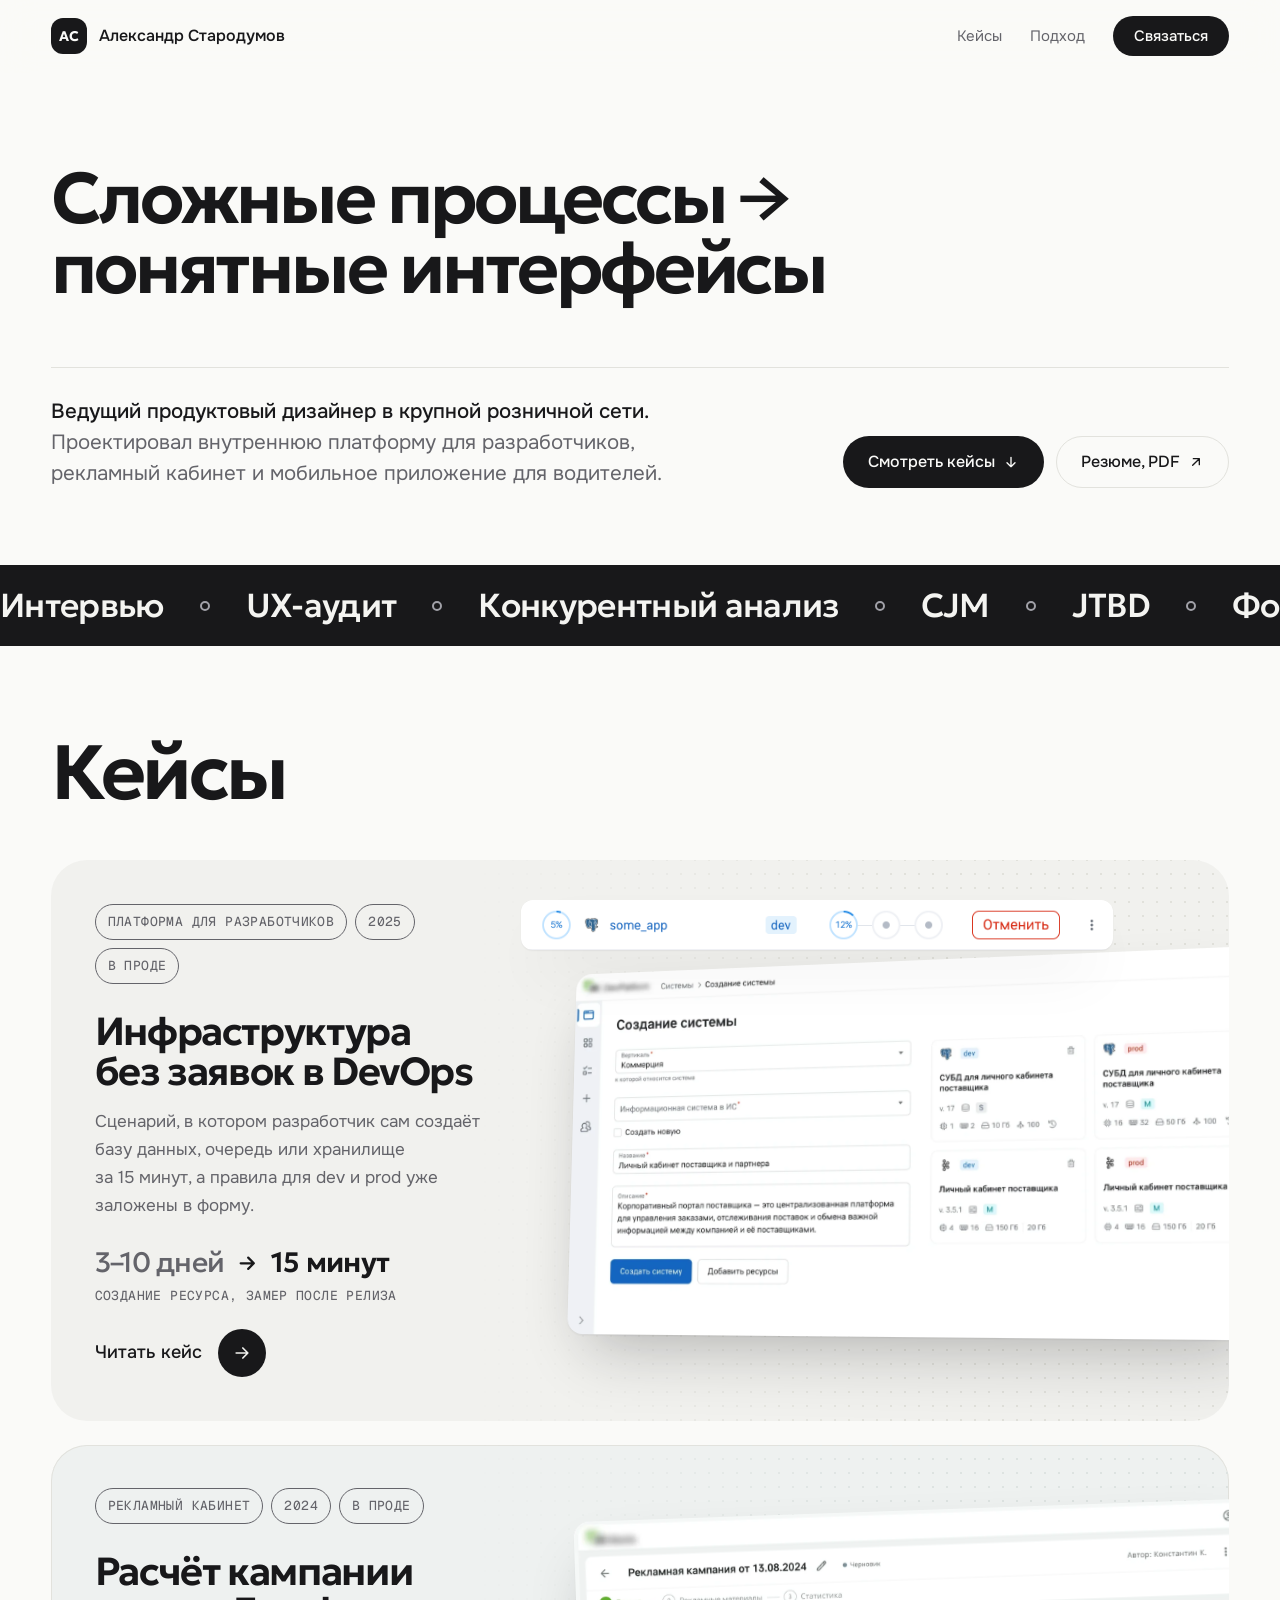
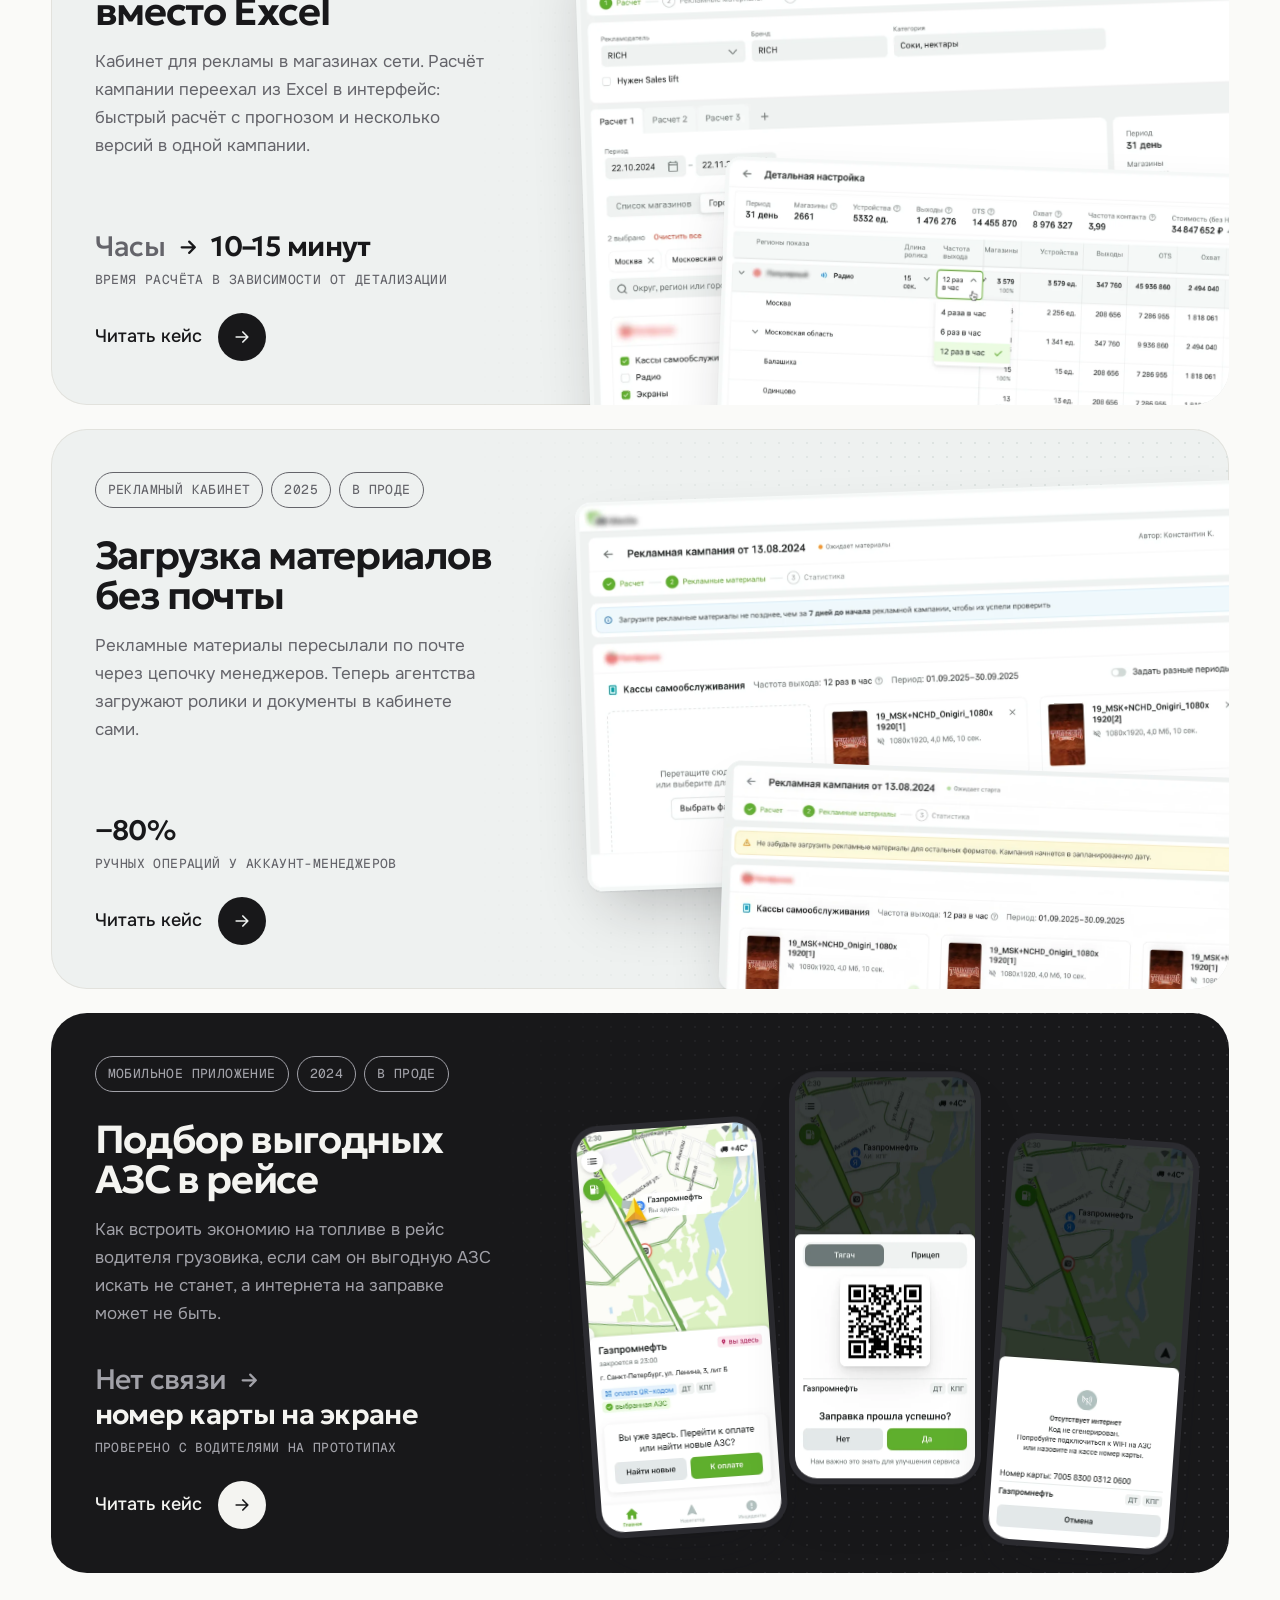
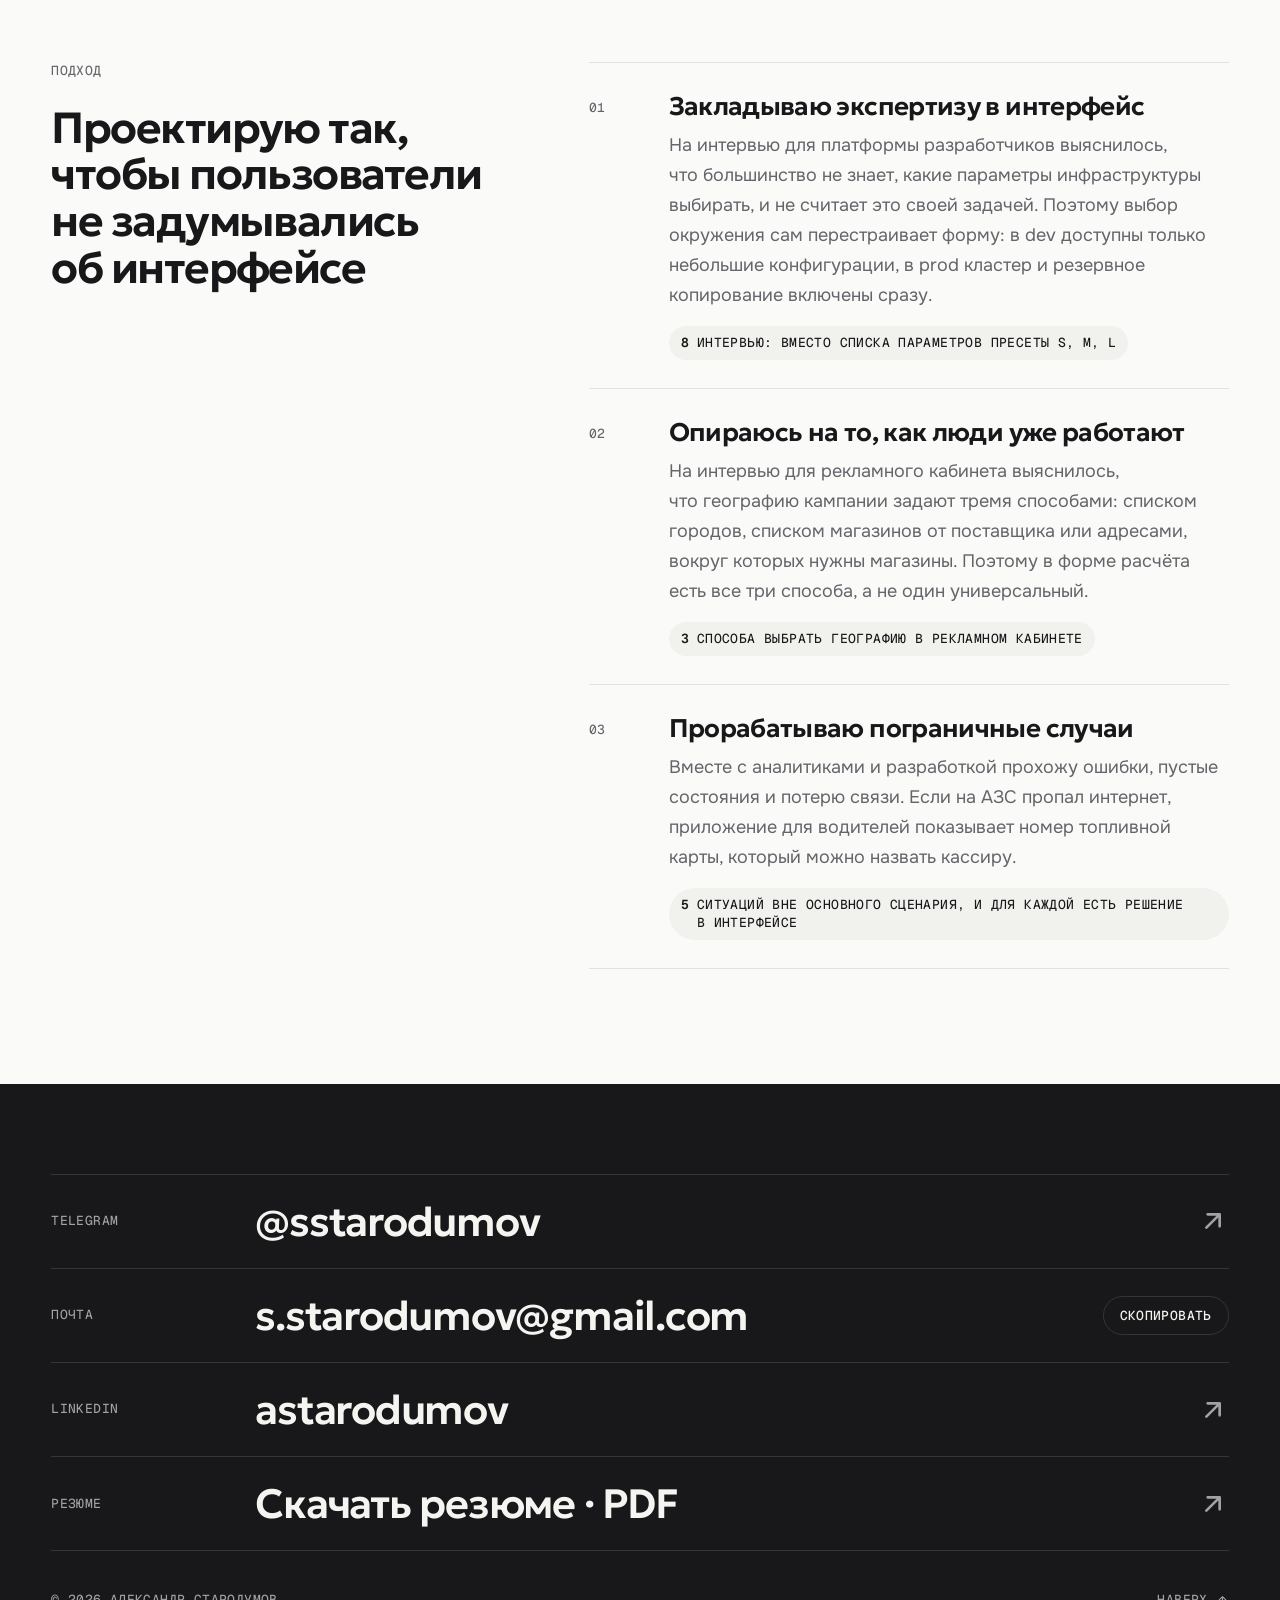
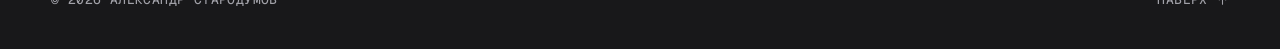
<file: index.html>
<!doctype html>
<html lang="ru">
<head>
  <meta charset="utf-8">
  <meta name="viewport" content="width=device-width, initial-scale=1, viewport-fit=cover">
  <title>Александр Стародумов, продуктовый дизайнер</title>
  <meta name="description" content="Ведущий продуктовый дизайнер. Сложные B2B-системы: внутренние платформы для разработчиков, рекламные кабинеты, мобильные приложения для сотрудников.">
  <meta property="og:type" content="website">
  <meta property="og:title" content="Александр Стародумов, продуктовый дизайнер">
  <meta property="og:description" content="Сложные B2B-системы: внутренние платформы для разработчиков, рекламные кабинеты, мобильные приложения для сотрудников.">
  <meta property="og:image" content="https://starodumov.site/assets/img/idp/system-create.webp">
  <meta property="og:locale" content="ru_RU">
  <link rel="icon" href="favicon.ico" sizes="32x32">
  <link rel="icon" href="favicon.svg" type="image/svg+xml">
  <link rel="apple-touch-icon" href="apple-touch-icon.png">
  <link rel="stylesheet" href="assets/fonts.css">
  <link rel="stylesheet" href="assets/style.css">
</head>
<body id="top">
  <header class="site-header" data-header>
    <div class="wrap header-in">
      <a class="brand" href="index.html"><span class="brand-mark">АС</span><span class="brand-name">Александр Стародумов</span></a>
      <nav class="nav">
        <a href="#work">Кейсы</a>
        <a href="#approach">Подход</a>
        <a class="btn btn-ink btn-sm" href="#contacts">Связаться</a>
      </nav>
    </div>
  </header>

  <main>
    <section class="hero wrap">
      <h1 class="hero-title">
        <span class="line"><span class="w" style="--d:0">Сложные</span> <span class="w nw" style="--d:1">процессы <span class="arrow" aria-label="в">→</span></span></span>
        <span class="line"><span class="w" style="--d:2">понятные</span> <span class="w" style="--d:3">интерфейсы</span></span>
      </h1>
      <div class="hero-bottom">
        <p class="hero-lead"><b>Ведущий продуктовый дизайнер в крупной розничной сети.</b> Проектировал внутреннюю платформу для разработчиков, рекламный кабинет и мобильное приложение для водителей.</p>
        <div class="hero-actions">
          <a class="btn btn-ink" href="#work">Смотреть кейсы <svg class="i down" viewBox="0 0 24 24" aria-hidden="true"><path d="M12 5v14M6 13l6 6 6-6"/></svg></a>
          <a class="btn btn-line" href="https://disk.yandex.ru/i/7SIRNfnMH6PnsQ">Резюме, PDF <svg class="i up" viewBox="0 0 24 24" aria-hidden="true"><path d="M7 17 17 7M8 7h9v9"/></svg></a>
        </div>
      </div>
    </section>

    <div class="ticker" aria-hidden="true">
      <div class="ticker-track">
        <div class="ticker-group"><span>Интервью</span><i></i><span>UX-аудит</span><i></i><span>Конкурентный анализ</span><i></i><span>CJM</span><i></i><span>JTBD</span><i></i><span>Формирование бэклога</span><i></i><span>User flow</span><i></i><span>Интерактивные прототипы</span><i></i><span>Юзабилити-тесты</span><i></i><span>Дизайн-системы</span><i></i><span>AI-инструменты</span><i></i></div>
        <div class="ticker-group"><span>Интервью</span><i></i><span>UX-аудит</span><i></i><span>Конкурентный анализ</span><i></i><span>CJM</span><i></i><span>JTBD</span><i></i><span>Формирование бэклога</span><i></i><span>User flow</span><i></i><span>Интерактивные прототипы</span><i></i><span>Юзабилити-тесты</span><i></i><span>Дизайн-системы</span><i></i><span>AI-инструменты</span><i></i></div>
      </div>
    </div>

    <section class="section wrap" id="work">
      <div class="section-head">
        <h2 class="section-title">Кейсы</h2>
      </div>

      <div class="cards">
        <a class="card card--idp" href="cases/idp.html" style="--i:0" data-cursor="Открыть кейс">
          <div class="card-text">
            <div class="card-tags mono"><span>Платформа для разработчиков</span><span>2025</span><span>В проде</span></div>
            <h3 class="card-title">Инфраструктура без заявок в DevOps</h3>
            <p class="card-desc">Сценарий, в котором разработчик сам создаёт базу данных, очередь или хранилище за 15 минут, а правила для dev и prod уже заложены в форму.</p>
            <div class="card-bottom">
              <div>
                <div class="metric-line"><span class="from">3–⁠10 дней</span><svg class="i" viewBox="0 0 24 24" aria-label="стало"><path d="M5 12h14M13 6l6 6-6 6"/></svg><span class="to">15 минут</span></div>
                <span class="metric-label mono">Создание ресурса, замер после релиза</span>
              </div>
              <span class="card-cta">Читать кейс <span class="cta-circle"><svg class="i" viewBox="0 0 24 24" aria-hidden="true"><path d="M5 12h14M13 6l6 6-6 6"/></svg></span></span>
            </div>
          </div>
          <div class="card-visual" aria-hidden="true">
            <img class="v-main" src="assets/img/idp/system-create.webp" alt="" width="1800" height="946" loading="lazy">
            <img class="v-float" src="assets/img/home/float-progress.webp" alt="" width="1336" height="112" loading="lazy">
          </div>
        </a>

        <a class="card card--ads" href="cases/ads.html" style="--i:1" data-cursor="Открыть кейс">
          <div class="card-text">
            <div class="card-tags mono"><span>Рекламный кабинет</span><span>2024</span><span>В проде</span></div>
            <h3 class="card-title">Расчёт кампании вместо Excel</h3>
            <p class="card-desc">Кабинет для рекламы в магазинах сети. Расчёт кампании переехал из Excel в интерфейс: быстрый расчёт с прогнозом и несколько версий в одной кампании.</p>
            <div class="card-bottom">
              <div>
                <div class="metric-line"><span class="from">Часы</span><svg class="i" viewBox="0 0 24 24" aria-label="стало"><path d="M5 12h14M13 6l6 6-6 6"/></svg><span class="to">10–⁠15 минут</span></div>
                <span class="metric-label mono">Время расчёта в зависимости от детализации</span>
              </div>
              <span class="card-cta">Читать кейс <span class="cta-circle"><svg class="i" viewBox="0 0 24 24" aria-hidden="true"><path d="M5 12h14M13 6l6 6-6 6"/></svg></span></span>
            </div>
          </div>
          <div class="card-visual" aria-hidden="true">
            <img class="v-main" src="assets/img/ads/calc-regions.webp" alt="" width="1800" height="1485" loading="lazy">
            <img class="v-second" src="assets/img/ads/detail.webp" alt="" width="1800" height="962" loading="lazy">
          </div>
        </a>

        <a class="card card--ads card--upload" href="cases/ads-upload.html" style="--i:2" data-cursor="Открыть кейс">
          <div class="card-text">
            <div class="card-tags mono"><span>Рекламный кабинет</span><span>2025</span><span>В проде</span></div>
            <h3 class="card-title">Загрузка материалов без почты</h3>
            <p class="card-desc">Рекламные материалы пересылали по почте через цепочку менеджеров. Теперь агентства загружают ролики и документы в кабинете сами.</p>
            <div class="card-bottom">
              <div>
                <div class="metric-line"><span class="to">−80%</span></div>
                <span class="metric-label mono">Ручных операций у аккаунт-менеджеров</span>
              </div>
              <span class="card-cta">Читать кейс <span class="cta-circle"><svg class="i" viewBox="0 0 24 24" aria-hidden="true"><path d="M5 12h14M13 6l6 6-6 6"/></svg></span></span>
            </div>
          </div>
          <div class="card-visual" aria-hidden="true">
            <img class="v-main" src="assets/img/ads/upload-kso.webp" alt="" width="1800" height="1019" loading="lazy">
            <img class="v-second" src="assets/img/ads/upload-partial.webp" alt="" width="1800" height="659" loading="lazy">
          </div>
        </a>

        <a class="card card--fuel" href="cases/fuel.html" style="--i:3" data-cursor="Открыть кейс" data-cursor-light>
          <div class="card-text">
            <div class="card-tags mono"><span>Мобильное приложение</span><span>2024</span><span>В проде</span></div>
            <h3 class="card-title">Подбор выгодных АЗС в рейсе</h3>
            <p class="card-desc">Как встроить экономию на топливе в рейс водителя грузовика, если сам он выгодную АЗС искать не станет, а интернета на заправке может не быть.</p>
            <div class="card-bottom">
              <div>
                <div class="metric-line"><span class="from">Нет связи</span><svg class="i" viewBox="0 0 24 24" aria-label="стало"><path d="M5 12h14M13 6l6 6-6 6"/></svg><span class="to">номер карты на экране</span></div>
                <span class="metric-label mono">Проверено с водителями на прототипах</span>
              </div>
              <span class="card-cta">Читать кейс <span class="cta-circle"><svg class="i" viewBox="0 0 24 24" aria-hidden="true"><path d="M5 12h14M13 6l6 6-6 6"/></svg></span></span>
            </div>
          </div>
          <div class="card-visual" aria-hidden="true">
            <img class="phone p1" src="assets/img/fuel/repeat.webp" alt="" width="720" height="1600" loading="lazy">
            <img class="phone p2" src="assets/img/fuel/trailer.webp" alt="" width="720" height="1600" loading="lazy">
            <img class="phone p3" src="assets/img/fuel/offline.webp" alt="" width="720" height="1600" loading="lazy">
          </div>
        </a>
      </div>
    </section>

    <section class="section wrap" id="approach">
      <div class="approach-grid">
        <div class="approach-lead">
          <p class="eyebrow mono">Подход</p>
          <h2 class="statement">Проектирую так, чтобы пользователи не задумывались об интерфейсе</h2>
        </div>
        <ol class="steps">
          <li class="step reveal">
            <span class="step-n mono">01</span>
            <div>
              <h3>Закладываю экспертизу в интерфейс</h3>
              <p>На интервью для платформы разработчиков выяснилось, что большинство не знает, какие параметры инфраструктуры выбирать, и не считает это своей задачей. Поэтому выбор окружения сам перестраивает форму: в dev доступны только небольшие конфигурации, в prod кластер и резервное копирование включены сразу.</p>
              <span class="proof mono"><b>8</b> интервью: вместо списка параметров пресеты S, M, L</span>
            </div>
          </li>
          <li class="step reveal">
            <span class="step-n mono">02</span>
            <div>
              <h3>Опираюсь на то, как люди уже работают</h3>
              <p>На интервью для рекламного кабинета выяснилось, что географию кампании задают тремя способами: списком городов, списком магазинов от поставщика или адресами, вокруг которых нужны магазины. Поэтому в форме расчёта есть все три способа, а не один универсальный.</p>
              <span class="proof mono"><b>3</b> способа выбрать географию в рекламном кабинете</span>
            </div>
          </li>
          <li class="step reveal">
            <span class="step-n mono">03</span>
            <div>
              <h3>Прорабатываю пограничные случаи</h3>
              <p>Вместе с аналитиками и разработкой прохожу ошибки, пустые состояния и потерю связи. Если на АЗС пропал интернет, приложение для водителей показывает номер топливной карты, который можно назвать кассиру.</p>
              <span class="proof mono"><b>5</b> ситуаций вне основного сценария, и для каждой есть решение в интерфейсе</span>
            </div>
          </li>
        </ol>
      </div>
    </section>
  </main>

  <section class="contact" id="contacts">
    <div class="wrap">
      <h2 class="sr-only">Контакты</h2>
      <div class="contact-list">
        <a class="contact-row" href="https://t.me/sstarodumov"><span class="mono">Telegram</span><span class="big">@sstarodumov</span><svg class="i" viewBox="0 0 24 24" aria-hidden="true"><path d="M7 17 17 7M8 7h9v9"/></svg></a>
        <div class="contact-row"><span class="mono">Почта</span><a class="big" id="email" href="mailto:s.starodumov@gmail.com">s.starodumov<wbr>@gmail.com</a><button class="copy" type="button" data-copy="s.starodumov@gmail.com" aria-controls="email">Скопировать</button></div>
        <a class="contact-row" href="https://www.linkedin.com/in/astarodumov/"><span class="mono">LinkedIn</span><span class="big">astarodumov</span><svg class="i" viewBox="0 0 24 24" aria-hidden="true"><path d="M7 17 17 7M8 7h9v9"/></svg></a>
        <a class="contact-row" href="https://disk.yandex.ru/i/7SIRNfnMH6PnsQ"><span class="mono">Резюме</span><span class="big">Скачать резюме · PDF</span><svg class="i" viewBox="0 0 24 24" aria-hidden="true"><path d="M7 17 17 7M8 7h9v9"/></svg></a>
      </div>
    </div>
    <footer class="footer wrap mono">
      <span>© 2026 Александр Стародумов</span>
      <a href="#top">Наверх <svg class="i" viewBox="0 0 24 24" aria-hidden="true"><path d="M12 19V5M6 11l6-6 6 6"/></svg></a>
    </footer>
  </section>

  <script src="assets/site.js"></script>
</body>
</html>
</file>
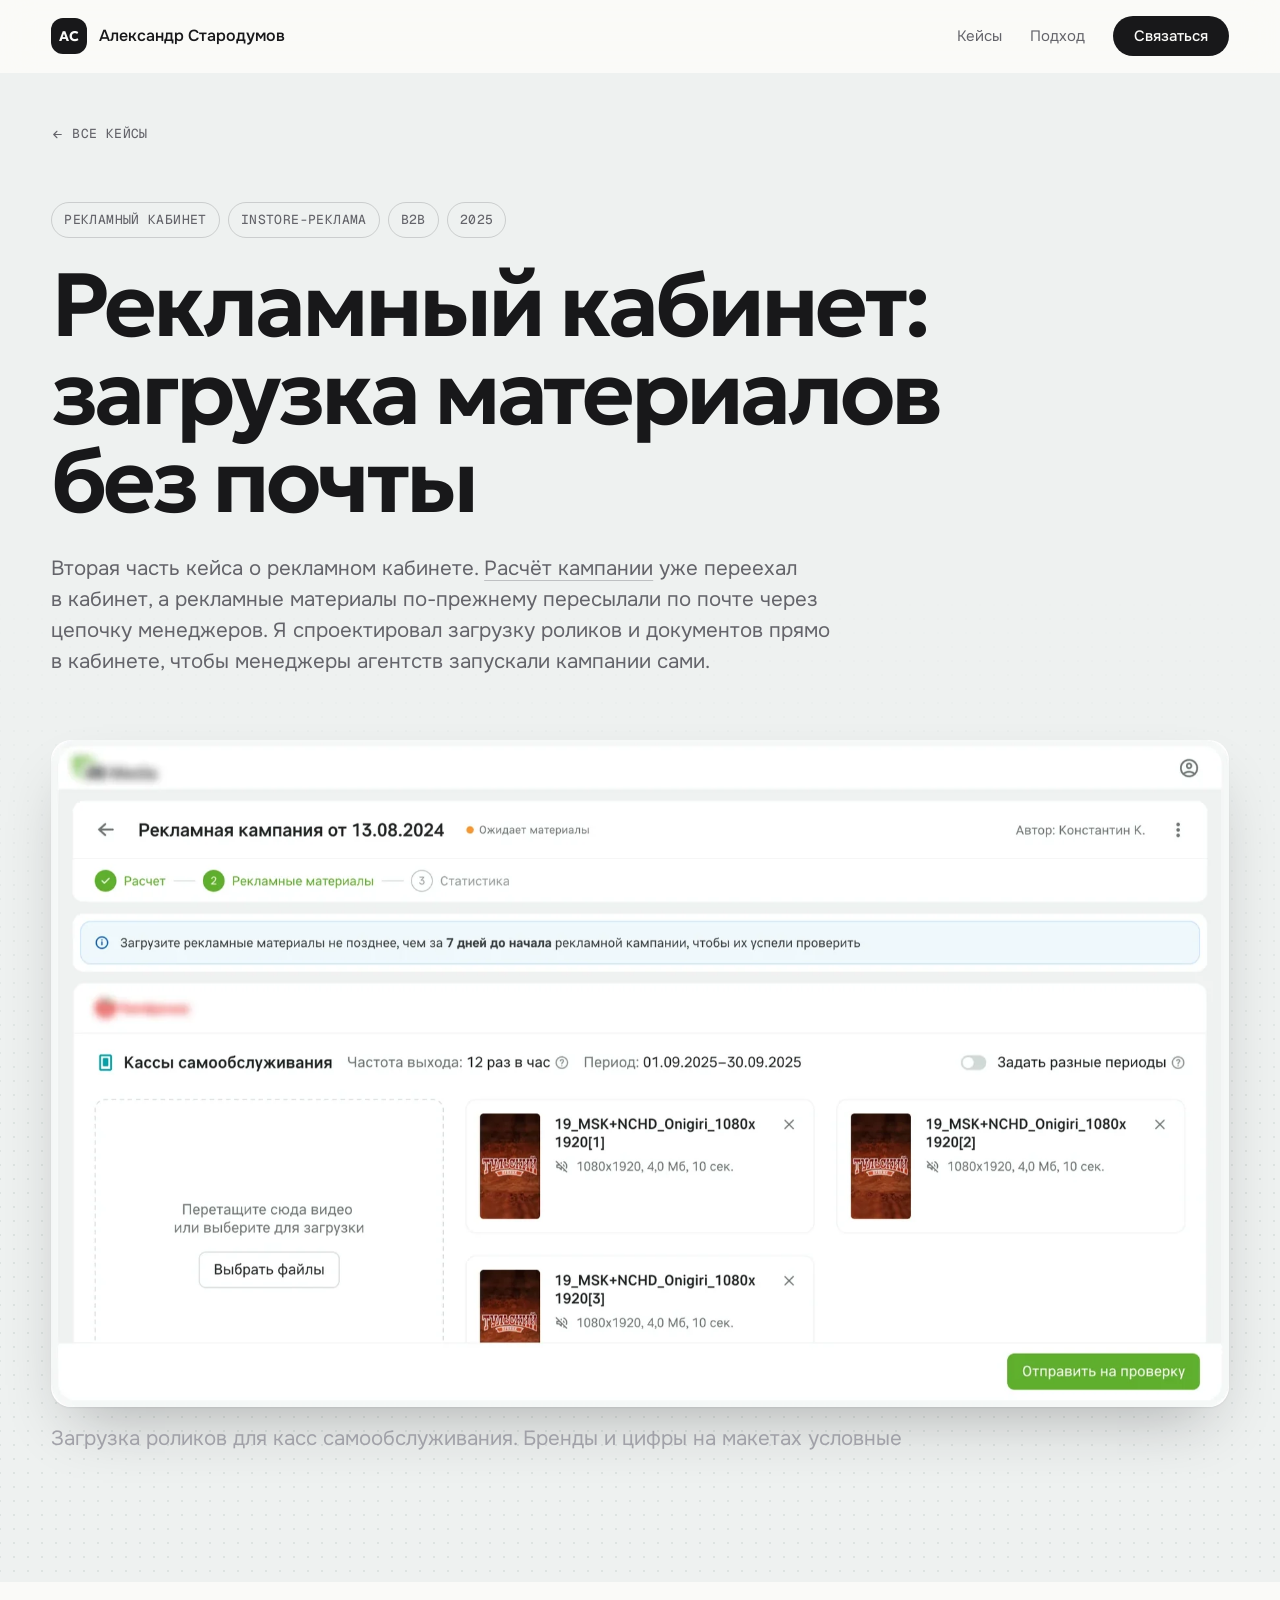
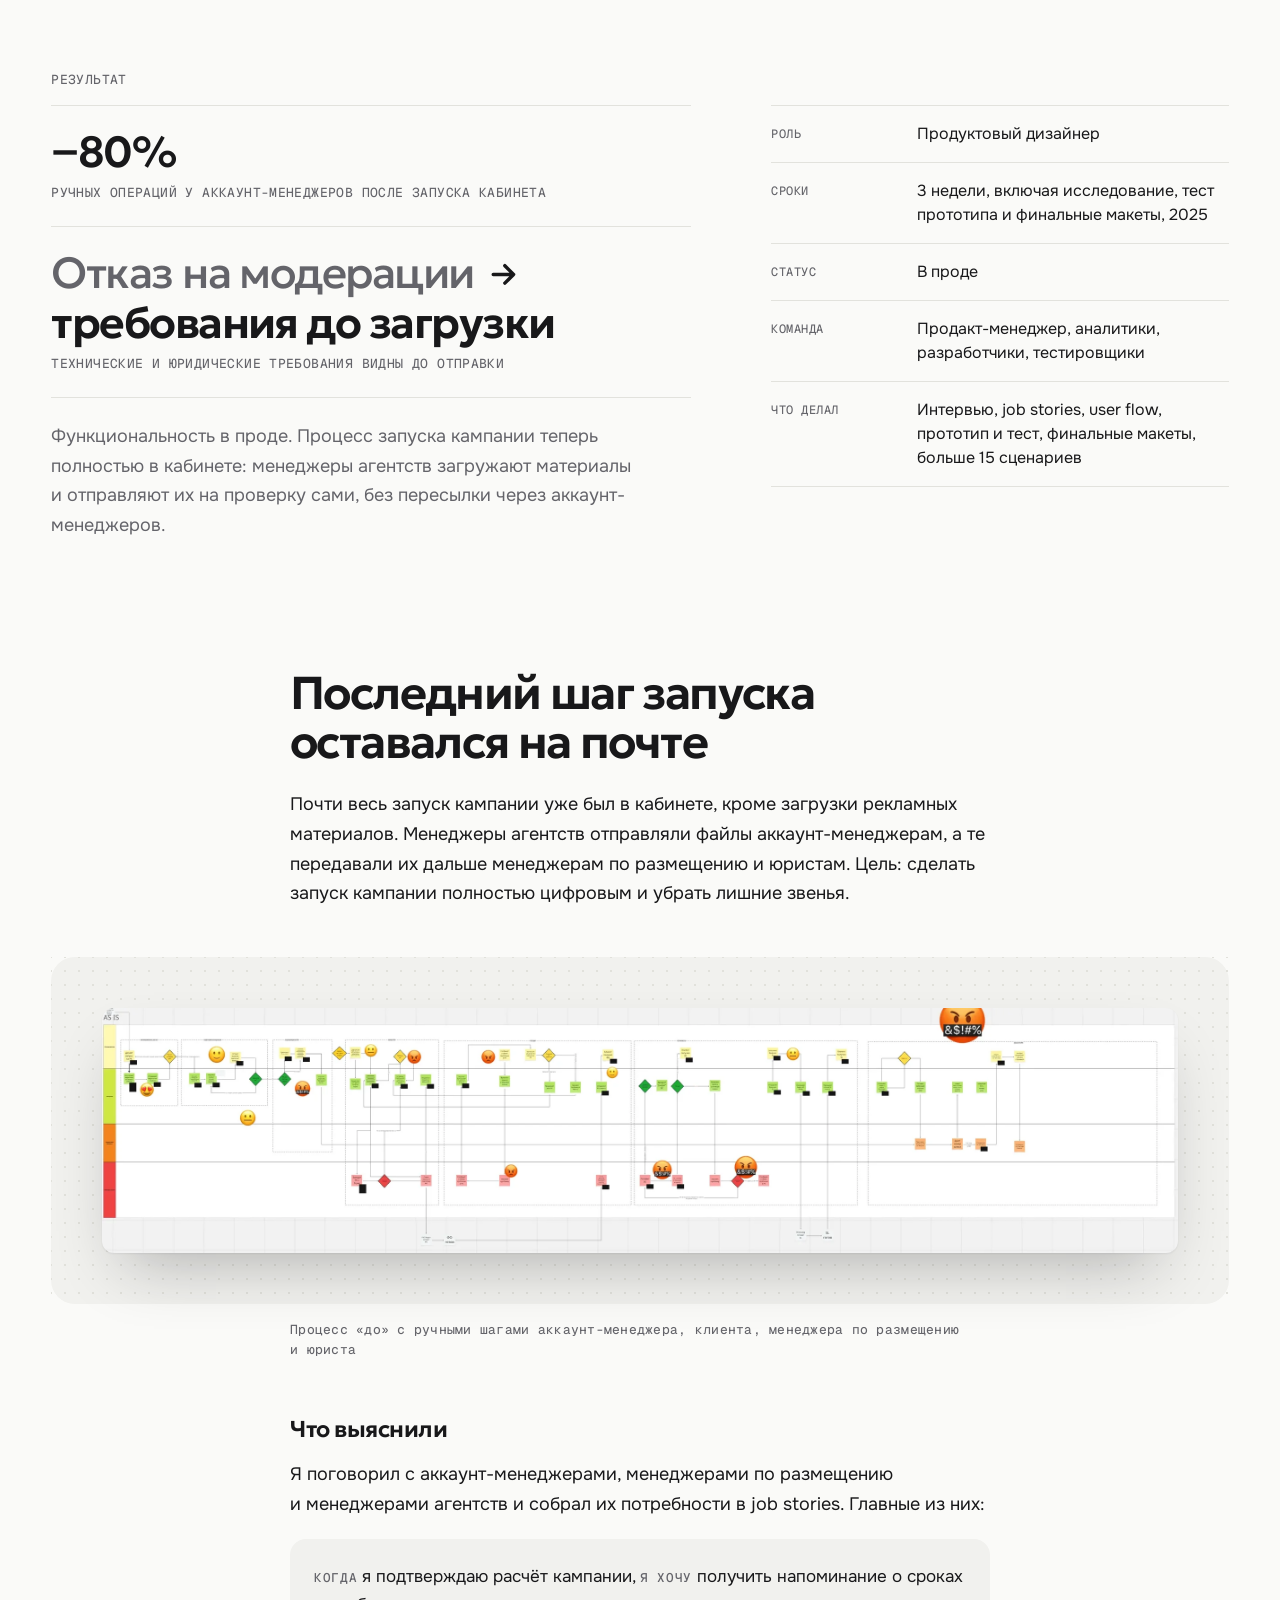
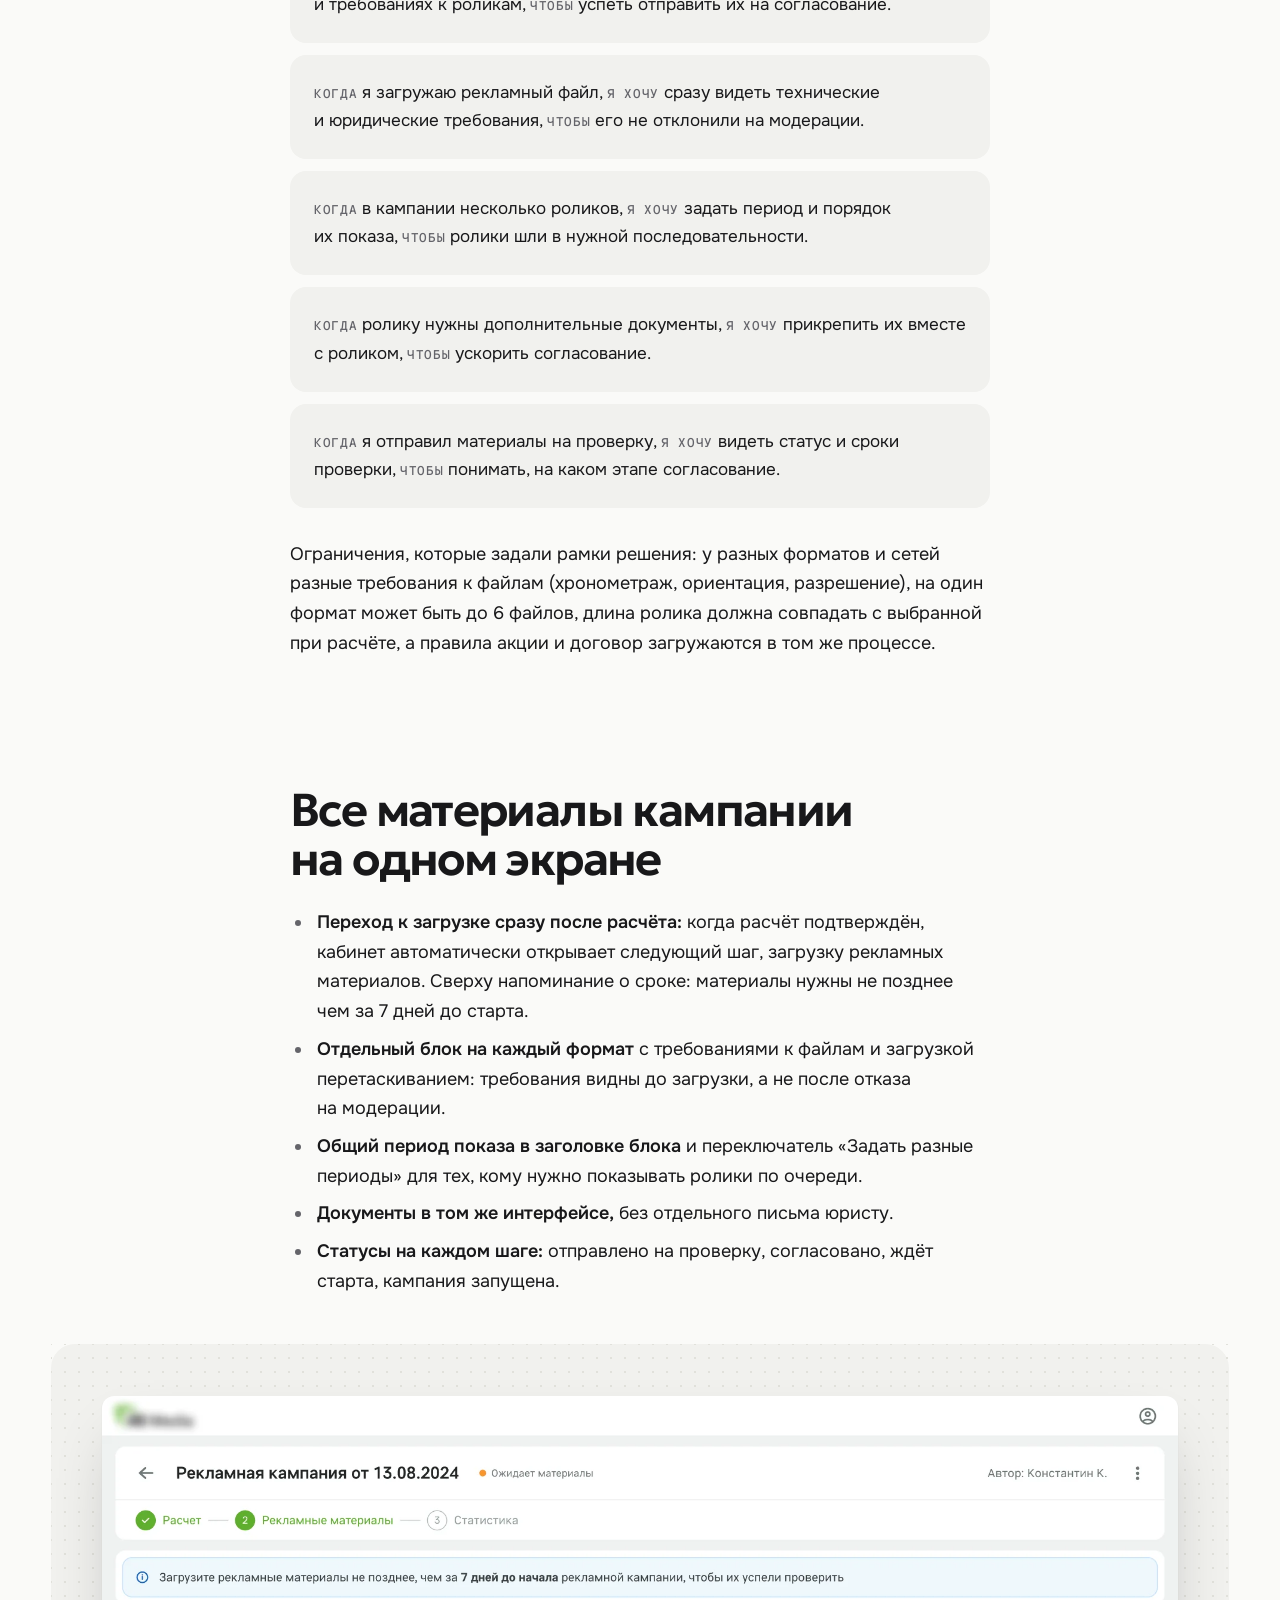
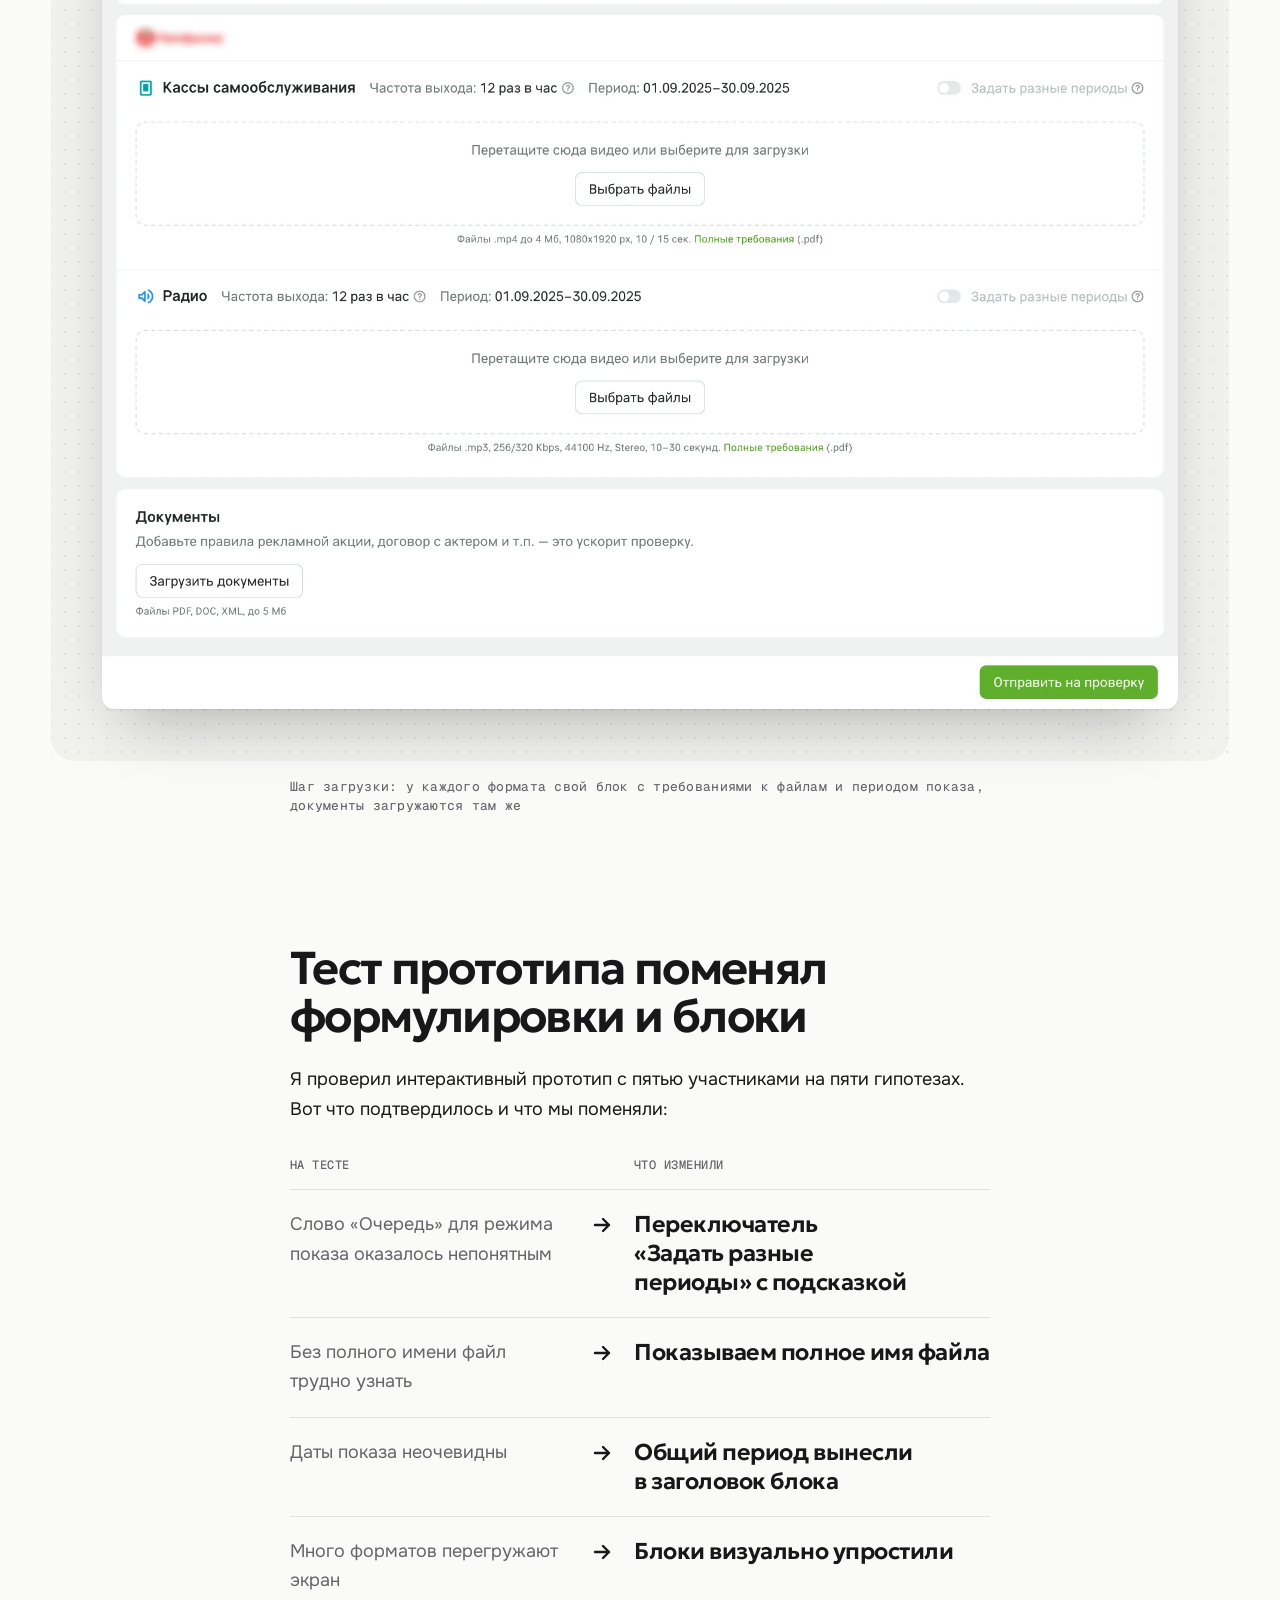
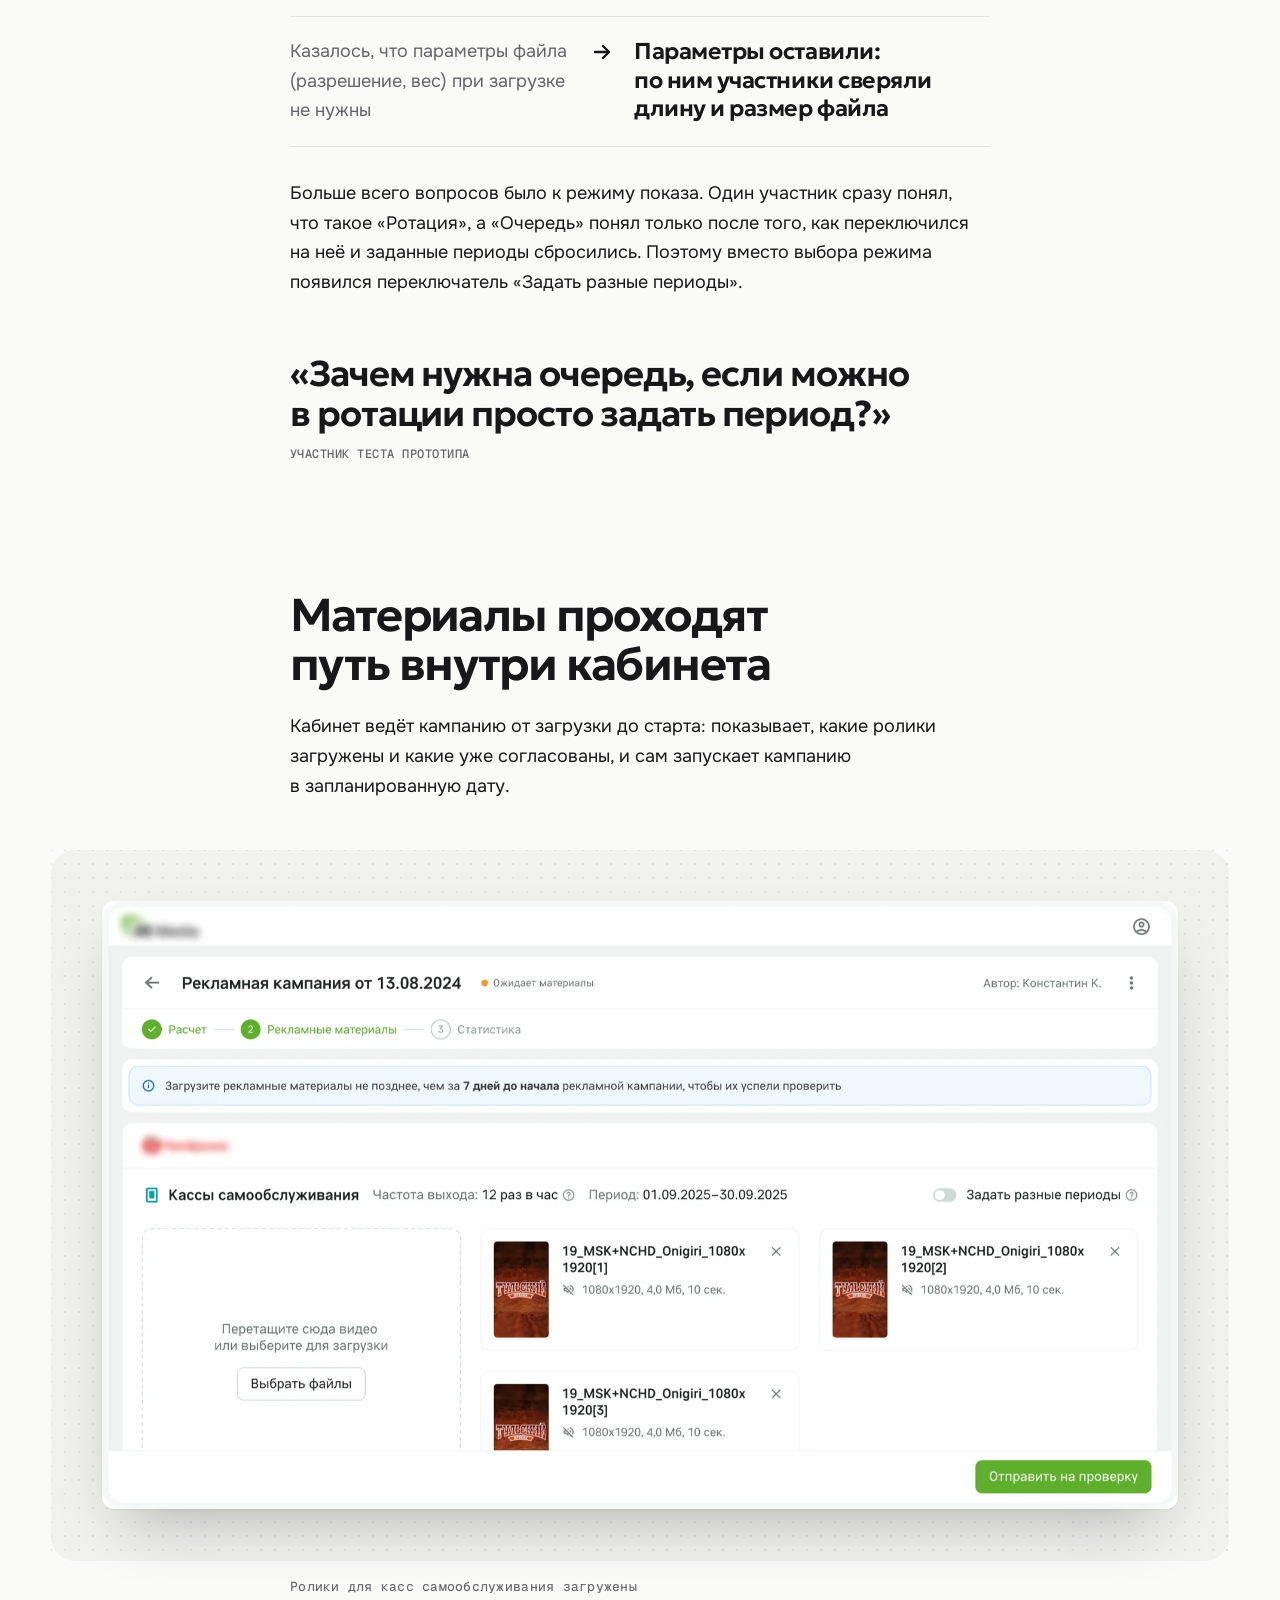
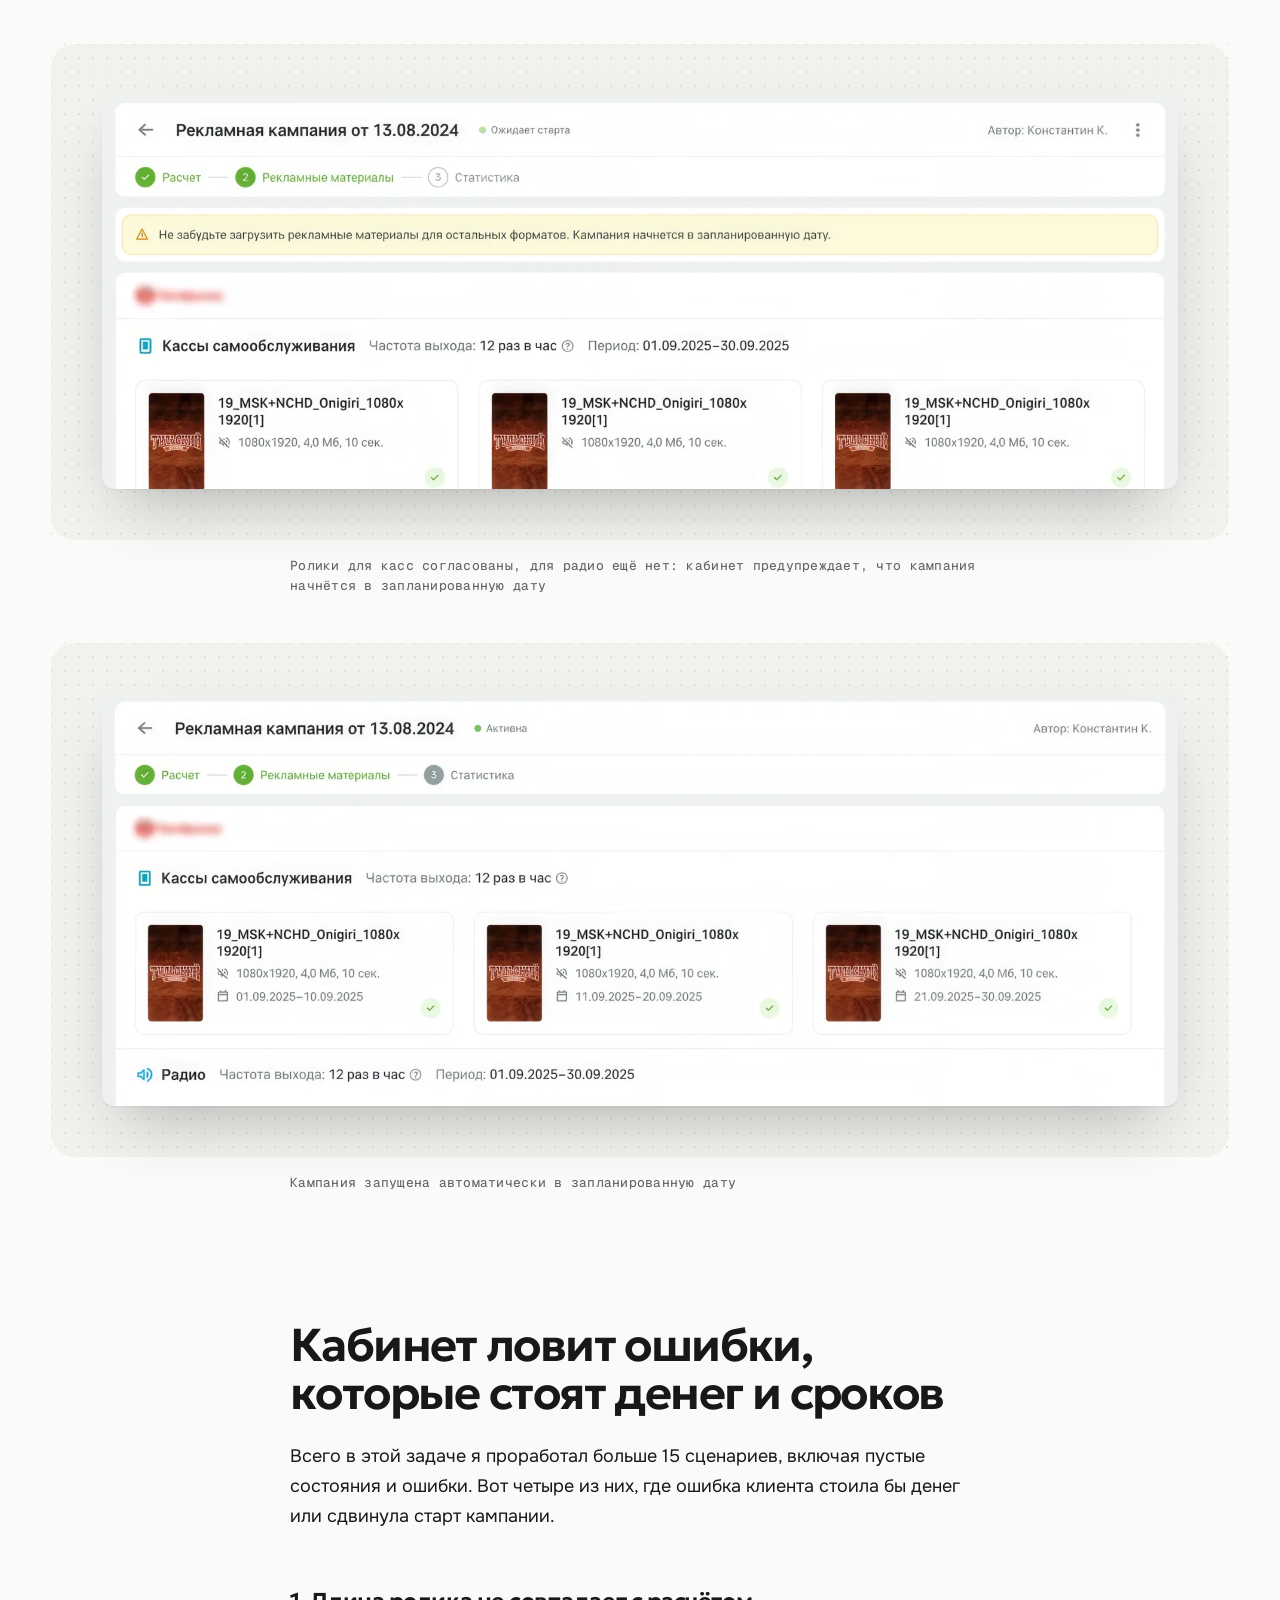
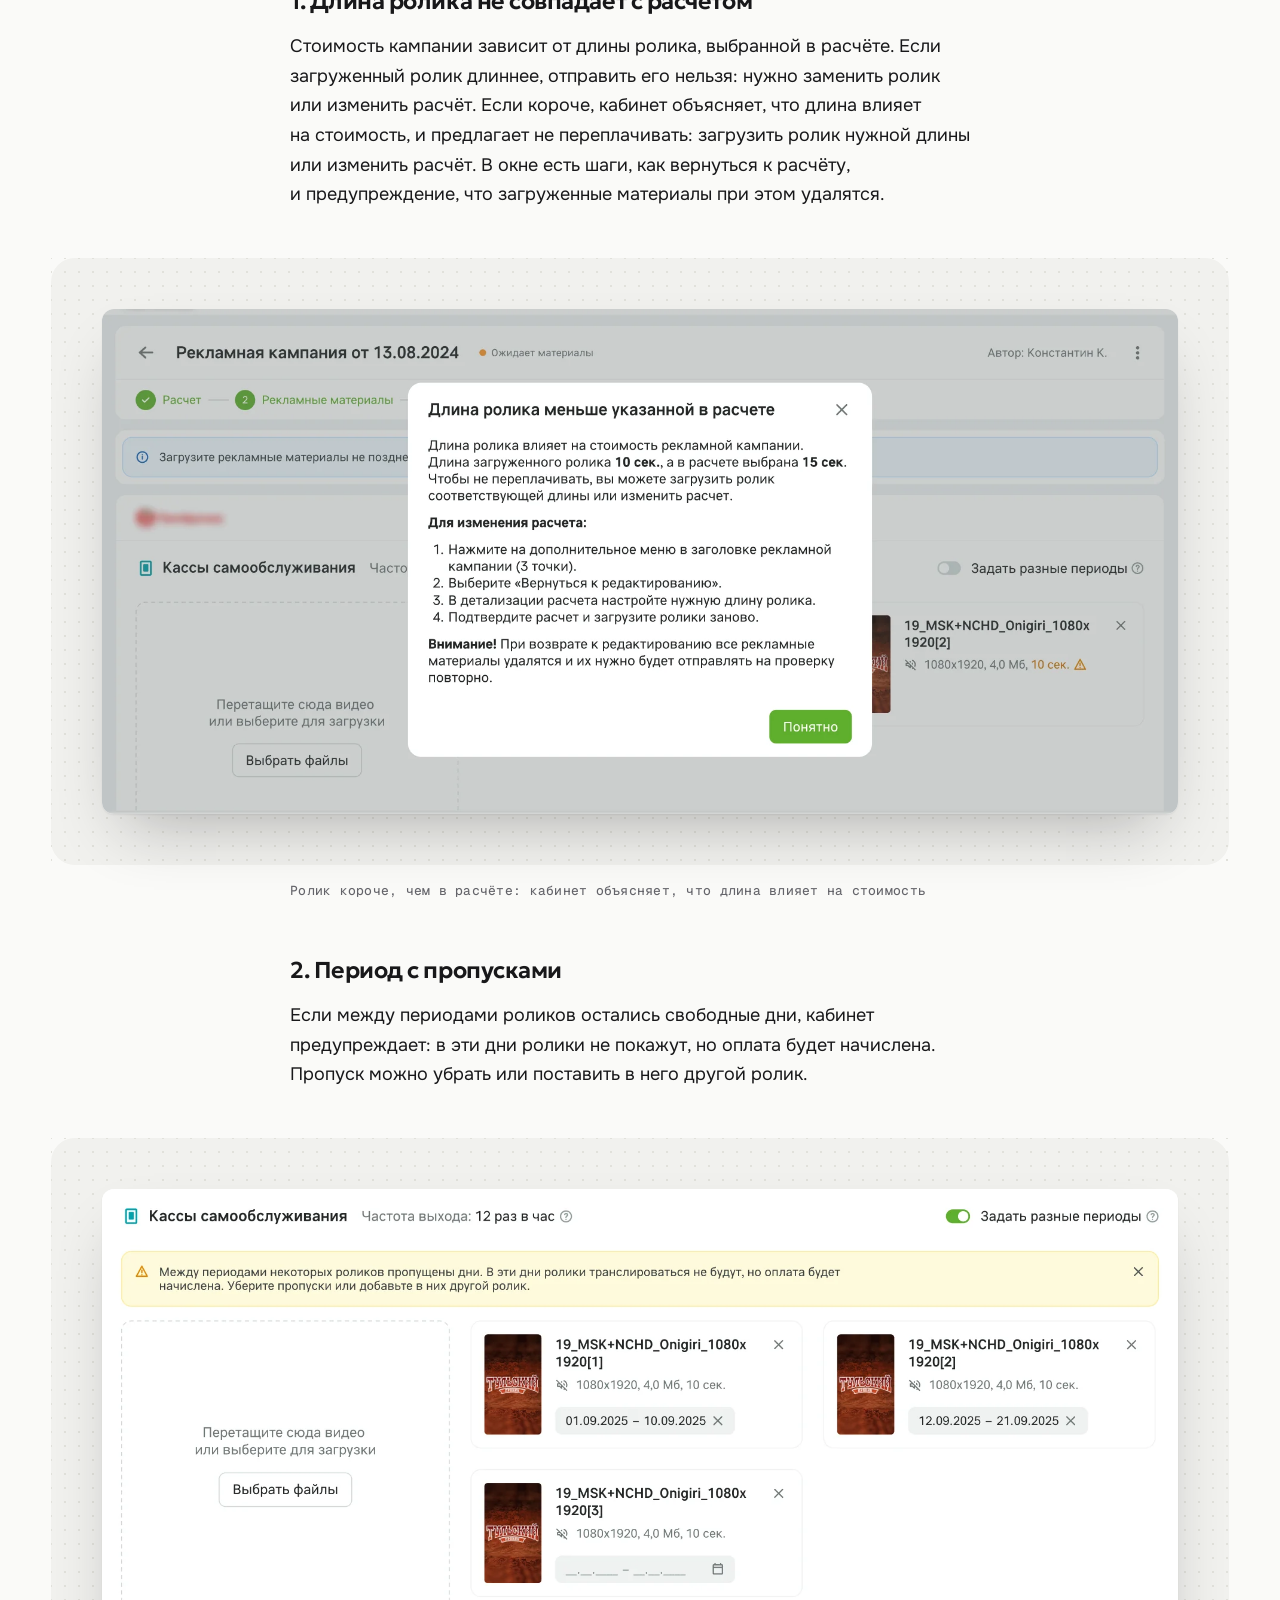
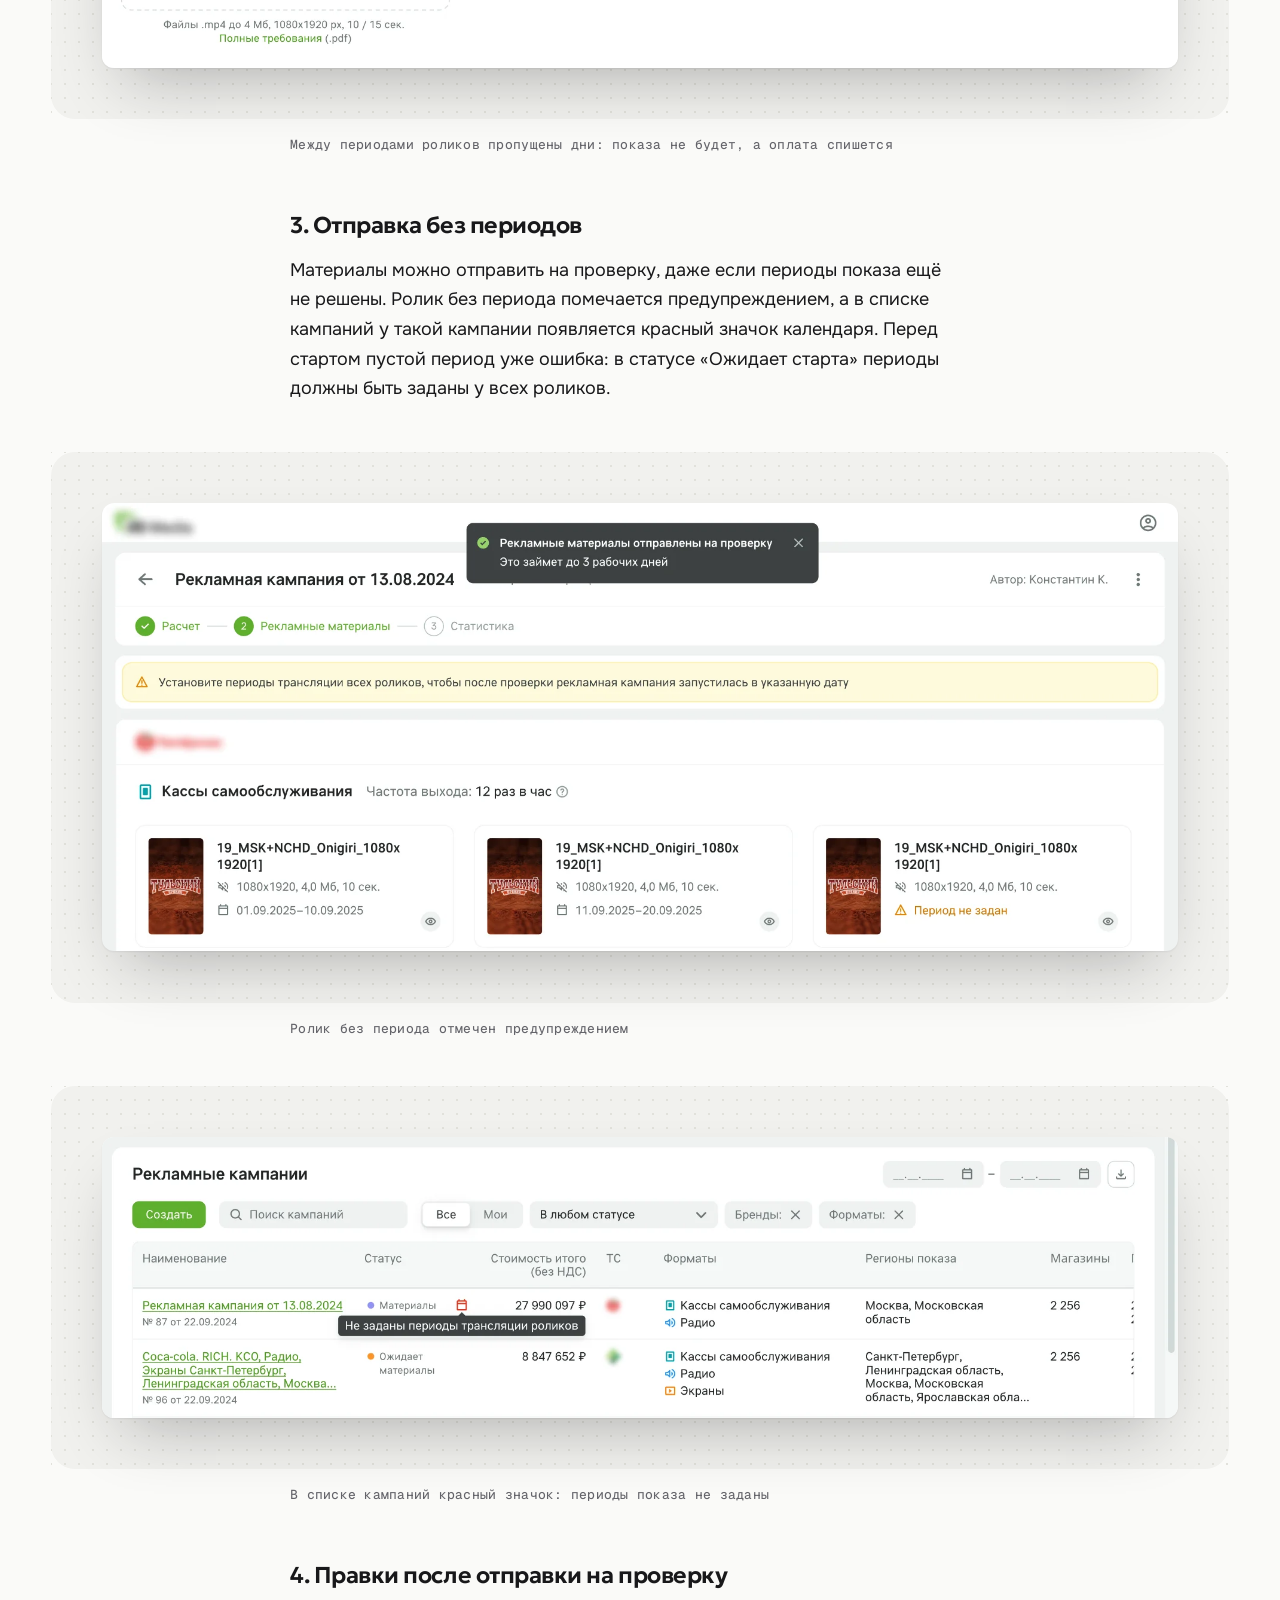
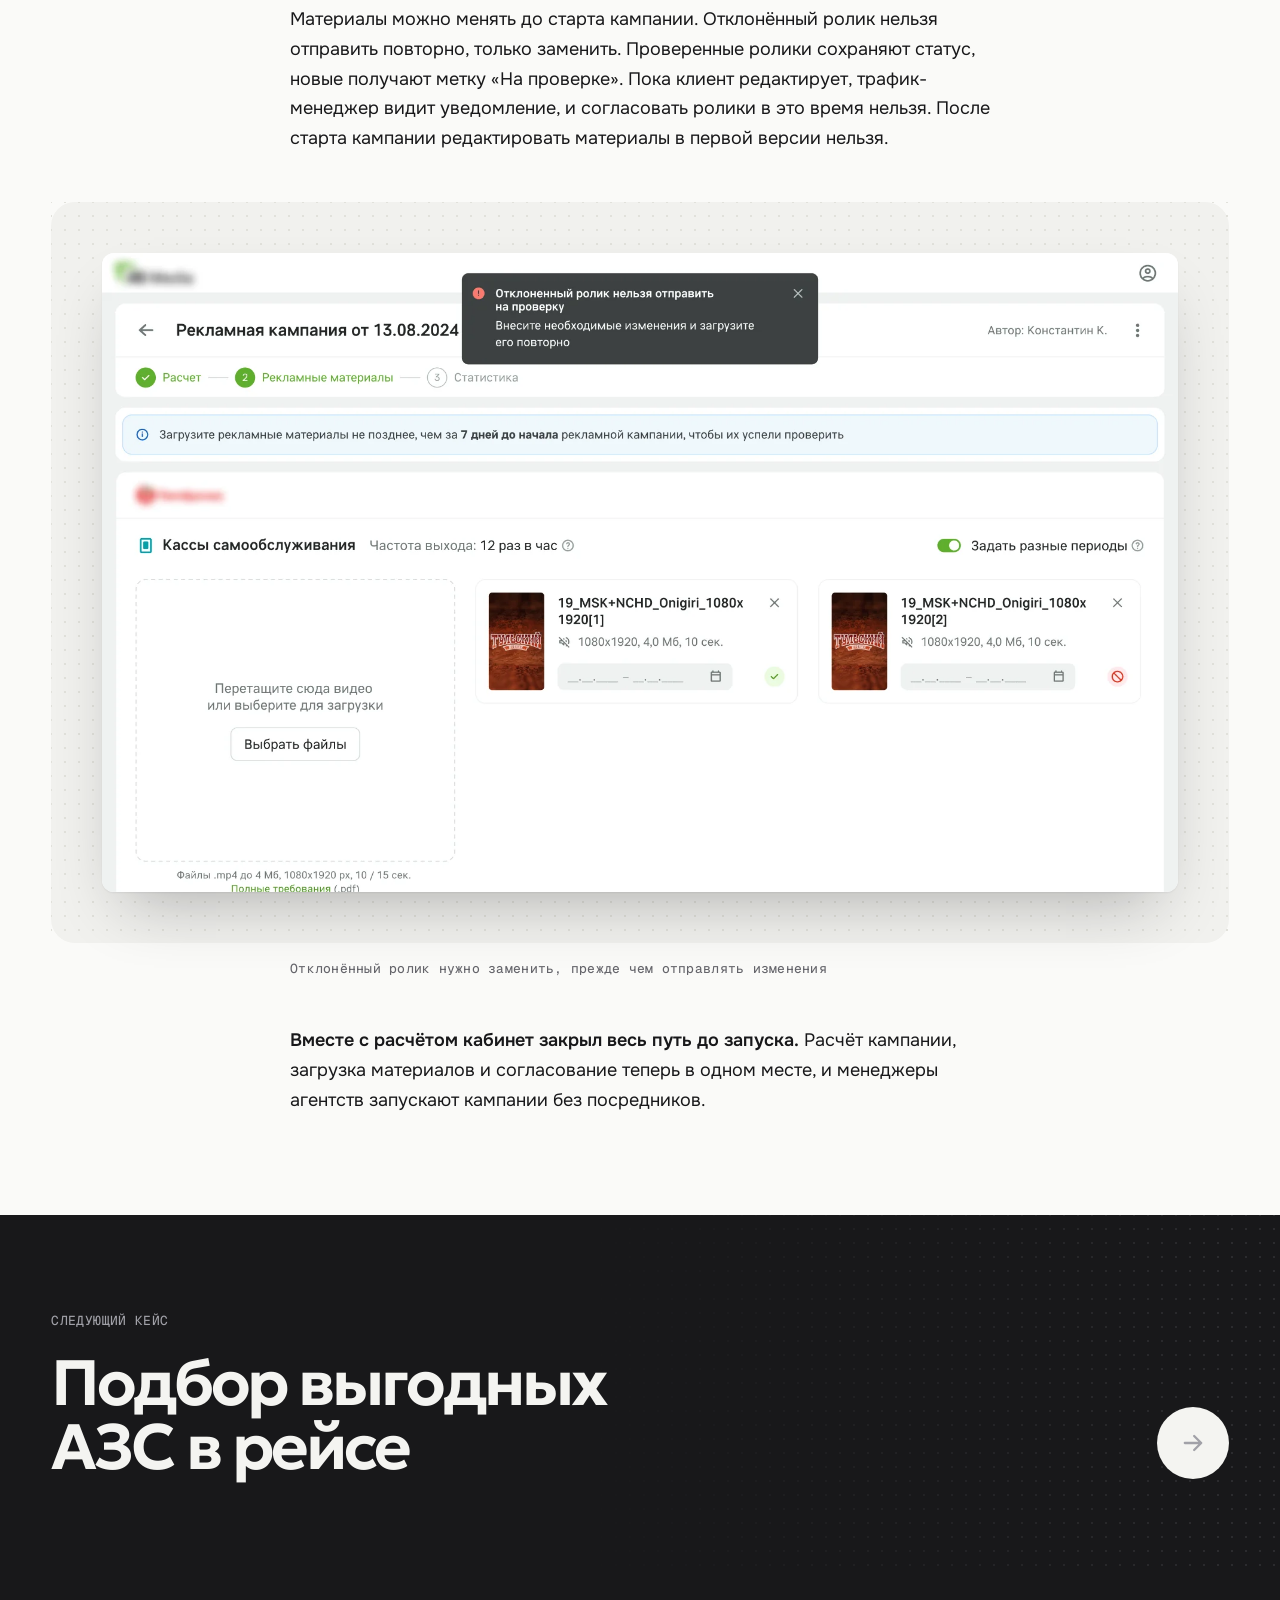
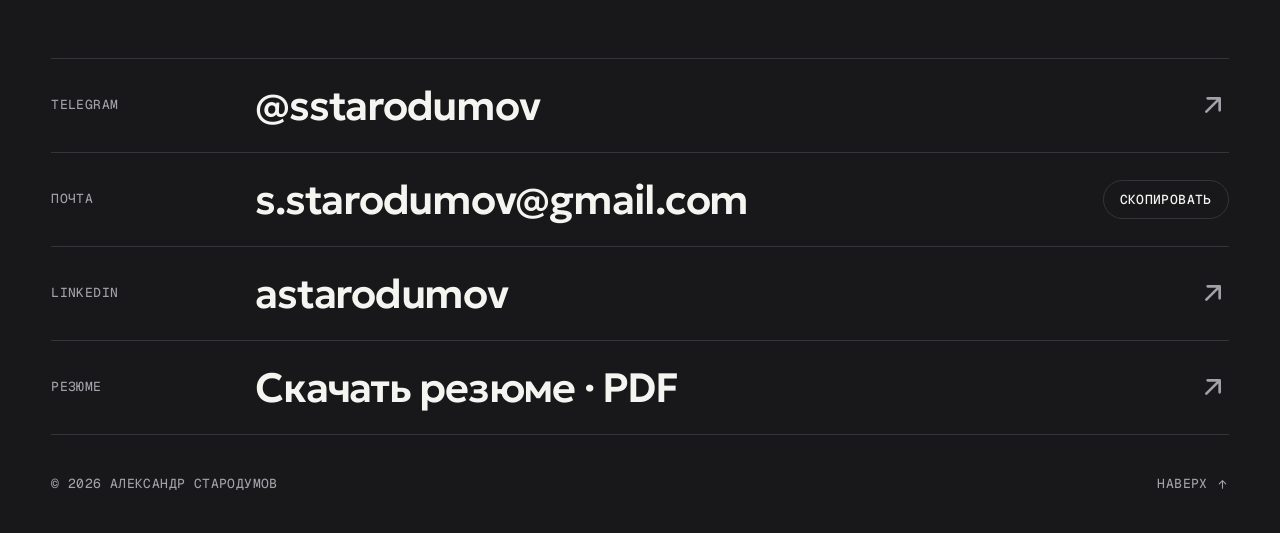
<file: cases/ads-upload.html>
<!doctype html>
<html lang="ru">
<head>
  <meta charset="utf-8">
  <meta name="viewport" content="width=device-width, initial-scale=1, viewport-fit=cover">
  <title>Рекламный кабинет: загрузка материалов без почты · Александр Стародумов</title>
  <meta name="description" content="Кейс: загрузка рекламных материалов в кабинете розничной сети. Ролики и документы загружаются и проходят проверку в кабинете, без пересылки по почте.">
  <meta property="og:type" content="article">
  <meta property="og:title" content="Рекламный кабинет: загрузка материалов без почты">
  <meta property="og:description" content="Кейс продуктового дизайнера: менеджеры агентств сами загружают ролики и документы и запускают кампании в кабинете.">
  <meta property="og:image" content="https://starodumov.site/assets/img/ads/upload-kso.webp">
  <meta property="og:locale" content="ru_RU">
  <link rel="icon" href="../favicon.ico" sizes="32x32">
  <link rel="icon" href="../favicon.svg" type="image/svg+xml">
  <link rel="apple-touch-icon" href="../apple-touch-icon.png">
  <link rel="stylesheet" href="../assets/fonts.css">
  <link rel="stylesheet" href="../assets/style.css">
</head>
<body id="top" class="case-page">
  <header class="site-header" data-header>
    <div class="wrap header-in">
      <a class="brand" href="../index.html"><span class="brand-mark">АС</span><span class="brand-name">Александр Стародумов</span></a>
      <span class="header-section mono" data-current-section aria-hidden="true"></span>
      <nav class="nav">
        <a href="../index.html#work">Кейсы</a>
        <a href="../index.html#approach">Подход</a>
        <a class="btn btn-ink btn-sm" href="#contacts">Связаться</a>
      </nav>
    </div>
    <div class="progress" data-progress></div>
  </header>

  <main>
    <section class="case-hero case-hero--ads">
      <div class="wrap">
        <a class="back mono" href="../index.html#work"><svg class="i" viewBox="0 0 24 24" aria-hidden="true"><path d="M19 12H5M11 18l-6-6 6-6"/></svg> Все кейсы</a>
        <div class="case-tags mono"><span>Рекламный кабинет</span><span>Instore-реклама</span><span>B2B</span><span>2025</span></div>
        <h1 class="case-title">Рекламный кабинет: загрузка материалов без почты</h1>
        <p class="case-lead">Вторая часть кейса о рекламном кабинете. <a href="ads.html">Расчёт кампании</a> уже переехал в кабинет, а рекламные материалы по-прежнему пересылали по почте через цепочку менеджеров. Я спроектировал загрузку роликов и документов прямо в кабинете, чтобы менеджеры агентств запускали кампании сами.</p>
        <figure class="case-cover">
          <img fetchpriority="high" src="../assets/img/ads/upload-kso.webp" alt="Загрузка роликов для касс самообслуживания: три файла и кнопка отправки на проверку" width="1800" height="1019">
          <figcaption>Загрузка роликов для касс самообслуживания. Бренды и цифры на макетах условные</figcaption>
        </figure>
      </div>
    </section>

    <section class="summary wrap">
      <div class="result">
        <p class="eyebrow mono">Результат</p>
        <div class="result-metrics">
          <div class="metric"><div class="metric-line"><span class="to">−80%</span></div><span class="metric-label mono">ручных операций у аккаунт-менеджеров после запуска кабинета</span></div>
          <div class="metric"><div class="metric-line"><span class="from">Отказ на модерации</span><svg class="i" viewBox="0 0 24 24" aria-label="стало"><path d="M5 12h14M13 6l6 6-6 6"/></svg><span class="to">требования до загрузки</span></div><span class="metric-label mono">технические и юридические требования видны до отправки</span></div>
        </div>
        <p class="result-note">Функциональность в проде. Процесс запуска кампании теперь полностью в кабинете: менеджеры агентств загружают материалы и отправляют их на проверку сами, без пересылки через аккаунт-менеджеров.</p>
      </div>
      <dl class="meta mono-dt">
            <div><dt>Роль</dt><dd>Продуктовый дизайнер</dd></div>
            <div><dt>Сроки</dt><dd>3 недели, включая исследование, тест прототипа и финальные макеты, 2025</dd></div>
            <div><dt>Статус</dt><dd>В проде</dd></div>
            <div><dt>Команда</dt><dd>Продакт-менеджер, аналитики, разработчики, тестировщики</dd></div>
            <div><dt>Что делал</dt><dd>Интервью, job stories, user flow, прототип и тест, финальные макеты, больше 15 сценариев</dd></div>
          </dl>
    </section>

    <article class="case-body wrap">
      <div class="prose">

        <h2 id="s1" class="reveal">Последний шаг запуска оставался на почте</h2>
        <p>Почти весь запуск кампании уже был в кабинете, кроме загрузки рекламных материалов. Менеджеры агентств отправляли файлы аккаунт-менеджерам, а те передавали их дальше менеджерам по размещению и юристам. Цель: сделать запуск кампании полностью цифровым и убрать лишние звенья.</p>
        <figure class="wide reveal">
          <div class="canvas"><img src="../assets/img/ads/process-before.webp" alt="Схема процесса до: ручные шаги аккаунт-менеджера, клиента, менеджера по размещению и юриста" width="2400" height="546" loading="lazy"></div>
          <figcaption>Процесс «до» с ручными шагами аккаунт-менеджера, клиента, менеджера по размещению и юриста</figcaption>
        </figure>

        <h3>Что выяснили</h3>
        <p>Я поговорил с аккаунт-менеджерами, менеджерами по размещению и менеджерами агентств и собрал их потребности в job stories. Главные из них:</p>
        <div class="quote"><span class="k">Когда</span> я подтверждаю расчёт кампании, <span class="k">я хочу</span> получить напоминание о сроках и требованиях к роликам, <span class="k">чтобы</span> успеть отправить их на согласование.</div>
        <div class="quote"><span class="k">Когда</span> я загружаю рекламный файл, <span class="k">я хочу</span> сразу видеть технические и юридические требования, <span class="k">чтобы</span> его не отклонили на модерации.</div>
        <div class="quote"><span class="k">Когда</span> в кампании несколько роликов, <span class="k">я хочу</span> задать период и порядок их показа, <span class="k">чтобы</span> ролики шли в нужной последовательности.</div>
        <div class="quote"><span class="k">Когда</span> ролику нужны дополнительные документы, <span class="k">я хочу</span> прикрепить их вместе с роликом, <span class="k">чтобы</span> ускорить согласование.</div>
        <div class="quote"><span class="k">Когда</span> я отправил материалы на проверку, <span class="k">я хочу</span> видеть статус и сроки проверки, <span class="k">чтобы</span> понимать, на каком этапе согласование.</div>
        <p>Ограничения, которые задали рамки решения: у разных форматов и сетей разные требования к файлам (хронометраж, ориентация, разрешение), на один формат может быть до 6 файлов, длина ролика должна совпадать с выбранной при расчёте, а правила акции и договор загружаются в том же процессе.</p>

        <h2 id="s2" class="reveal">Все материалы кампании на одном экране</h2>
        <ul>
          <li><b>Переход к загрузке сразу после расчёта:</b> когда расчёт подтверждён, кабинет автоматически открывает следующий шаг, загрузку рекламных материалов. Сверху напоминание о сроке: материалы нужны не позднее чем за 7 дней до старта.</li>
          <li><b>Отдельный блок на каждый формат</b> с требованиями к файлам и загрузкой перетаскиванием: требования видны до загрузки, а не после отказа на модерации.</li>
          <li><b>Общий период показа в заголовке блока</b> и переключатель «Задать разные периоды» для тех, кому нужно показывать ролики по очереди.</li>
          <li><b>Документы в том же интерфейсе,</b> без отдельного письма юристу.</li>
          <li><b>Статусы на каждом шаге:</b> отправлено на проверку, согласовано, ждёт старта, кампания запущена.</li>
        </ul>
        <figure class="wide reveal">
          <div class="canvas"><img src="../assets/img/ads/upload-step.webp" alt="Шаг загрузки рекламных материалов: напоминание о сроке, блоки касс самообслуживания и радио с требованиями к файлам и периодом показа, блок документов" width="1800" height="1530" loading="lazy"></div>
          <figcaption>Шаг загрузки: у каждого формата свой блок с требованиями к файлам и периодом показа, документы загружаются там же</figcaption>
        </figure>

        <h2 id="s3" class="reveal">Тест прототипа поменял формулировки и блоки</h2>
        <p>Я проверил интерактивный прототип с пятью участниками на пяти гипотезах. Вот что подтвердилось и что мы поменяли:</p>
        <div class="pairs">
          <div class="pairs-row pairs-head" aria-hidden="true"><span>На тесте</span><span></span><span>Что изменили</span></div>
          <div class="pairs-row"><span class="was">Слово «Очередь» для режима показа оказалось непонятным</span><svg class="i" viewBox="0 0 24 24" aria-hidden="true"><path d="M5 12h14M13 6l6 6-6 6"/></svg><span class="now">Переключатель «Задать разные периоды» с подсказкой</span></div>
          <div class="pairs-row"><span class="was">Без полного имени файл трудно узнать</span><svg class="i" viewBox="0 0 24 24" aria-hidden="true"><path d="M5 12h14M13 6l6 6-6 6"/></svg><span class="now">Показываем полное имя файла</span></div>
          <div class="pairs-row"><span class="was">Даты показа неочевидны</span><svg class="i" viewBox="0 0 24 24" aria-hidden="true"><path d="M5 12h14M13 6l6 6-6 6"/></svg><span class="now">Общий период вынесли в заголовок блока</span></div>
          <div class="pairs-row"><span class="was">Много форматов перегружают экран</span><svg class="i" viewBox="0 0 24 24" aria-hidden="true"><path d="M5 12h14M13 6l6 6-6 6"/></svg><span class="now">Блоки визуально упростили</span></div>
          <div class="pairs-row"><span class="was">Казалось, что параметры файла (разрешение, вес) при загрузке не нужны</span><svg class="i" viewBox="0 0 24 24" aria-hidden="true"><path d="M5 12h14M13 6l6 6-6 6"/></svg><span class="now">Параметры оставили: по ним участники сверяли длину и размер файла</span></div>
        </div>
        <p>Больше всего вопросов было к режиму показа. Один участник сразу понял, что такое «Ротация», а «Очередь» понял только после того, как переключился на неё и заданные периоды сбросились. Поэтому вместо выбора режима появился переключатель «Задать разные периоды».</p>
        <figure class="voice">
          <blockquote>«Зачем нужна очередь, если можно в ротации просто задать период?»</blockquote>
          <figcaption>Участник теста прототипа</figcaption>
        </figure>

        <h2 id="s4" class="reveal">Материалы проходят путь внутри кабинета</h2>
        <p>Кабинет ведёт кампанию от загрузки до старта: показывает, какие ролики загружены и какие уже согласованы, и сам запускает кампанию в запланированную дату.</p>
        <figure class="wide reveal">
          <div class="canvas"><img src="../assets/img/ads/upload-kso.webp" alt="Загрузка роликов для касс самообслуживания: три файла и кнопка отправки на проверку" width="1800" height="1019" loading="lazy"></div>
          <figcaption>Ролики для касс самообслуживания загружены</figcaption>
        </figure>
        <figure class="wide reveal">
          <div class="canvas"><img src="../assets/img/ads/upload-partial.webp" alt="Ролики для касс согласованы, для радио ещё не загружены, предупреждение сверху" width="1800" height="659" loading="lazy"></div>
          <figcaption>Ролики для касс согласованы, для радио ещё нет: кабинет предупреждает, что кампания начнётся в запланированную дату</figcaption>
        </figure>
        <figure class="wide reveal">
          <div class="canvas"><img src="../assets/img/ads/upload-live.webp" alt="Кампания активна: согласованные ролики с периодами показа" width="1800" height="689" loading="lazy"></div>
          <figcaption>Кампания запущена автоматически в запланированную дату</figcaption>
        </figure>

        <h2 id="s5" class="reveal">Кабинет ловит ошибки, которые стоят денег и сроков</h2>
        <p>Всего в этой задаче я проработал больше 15 сценариев, включая пустые состояния и ошибки. Вот четыре из них, где ошибка клиента стоила бы денег или сдвинула старт кампании.</p>

        <h3>1. Длина ролика не совпадает с расчётом</h3>
        <p>Стоимость кампании зависит от длины ролика, выбранной в расчёте. Если загруженный ролик длиннее, отправить его нельзя: нужно заменить ролик или изменить расчёт. Если короче, кабинет объясняет, что длина влияет на стоимость, и предлагает не переплачивать: загрузить ролик нужной длины или изменить расчёт. В окне есть шаги, как вернуться к расчёту, и предупреждение, что загруженные материалы при этом удалятся.</p>
        <figure class="wide reveal">
          <div class="canvas"><img src="../assets/img/ads/edge-length.webp" alt="Окно с предупреждением: загруженный ролик короче длины, выбранной в расчёте" width="1800" height="844" loading="lazy"></div>
          <figcaption>Ролик короче, чем в расчёте: кабинет объясняет, что длина влияет на стоимость</figcaption>
        </figure>

        <h3>2. Период с пропусками</h3>
        <p>Если между периодами роликов остались свободные дни, кабинет предупреждает: в эти дни ролики не покажут, но оплата будет начислена. Пропуск можно убрать или поставить в него другой ролик.</p>
        <figure class="wide reveal">
          <div class="canvas"><img src="../assets/img/ads/edge-gaps.webp" alt="Блок роликов с периодами показа и предупреждением о пропущенных днях" width="1800" height="802" loading="lazy"></div>
          <figcaption>Между периодами роликов пропущены дни: показа не будет, а оплата спишется</figcaption>
        </figure>

        <h3>3. Отправка без периодов</h3>
        <p>Материалы можно отправить на проверку, даже если периоды показа ещё не решены. Ролик без периода помечается предупреждением, а в списке кампаний у такой кампании появляется красный значок календаря. Перед стартом пустой период уже ошибка: в статусе «Ожидает старта» периоды должны быть заданы у всех роликов.</p>
        <figure class="wide reveal">
          <div class="canvas"><img src="../assets/img/ads/edge-no-period.webp" alt="Ролик без заданного периода показа с предупреждением" width="1800" height="750" loading="lazy"></div>
          <figcaption>Ролик без периода отмечен предупреждением</figcaption>
        </figure>
        <figure class="wide reveal">
          <div class="canvas"><img src="../assets/img/ads/edge-list-icon.webp" alt="Строка в списке кампаний с красным значком календаря" width="1800" height="470" loading="lazy"></div>
          <figcaption>В списке кампаний красный значок: периоды показа не заданы</figcaption>
        </figure>

        <h3>4. Правки после отправки на проверку</h3>
        <p>Материалы можно менять до старта кампании. Отклонённый ролик нельзя отправить повторно, только заменить. Проверенные ролики сохраняют статус, новые получают метку «На проверке». Пока клиент редактирует, трафик-менеджер видит уведомление, и согласовать ролики в это время нельзя. После старта кампании редактировать материалы в первой версии нельзя.</p>
        <figure class="wide reveal">
          <div class="canvas"><img src="../assets/img/ads/edge-rejected.webp" alt="Отклонённый ролик с требованием заменить его перед отправкой изменений" width="1800" height="1069" loading="lazy"></div>
          <figcaption>Отклонённый ролик нужно заменить, прежде чем отправлять изменения</figcaption>
        </figure>

        <p><b>Вместе с расчётом кабинет закрыл весь путь до запуска.</b> Расчёт кампании, загрузка материалов и согласование теперь в одном месте, и менеджеры агентств запускают кампании без посредников.</p>

        </div>
    </article>

    <a class="next-case next--fuel" href="fuel.html">
      <div class="wrap next-in">
        <div>
          <span class="mono">Следующий кейс</span>
          <span class="next-title">Подбор выгодных АЗС в рейсе</span>
        </div>
        <span class="cta-circle"><svg class="i" viewBox="0 0 24 24" aria-hidden="true"><path d="M5 12h14M13 6l6 6-6 6"/></svg></span>
      </div>
    </a>
  </main>

  <section class="contact" id="contacts">
    <div class="wrap">
      <h2 class="sr-only">Контакты</h2>
      <div class="contact-list">
        <a class="contact-row" href="https://t.me/sstarodumov"><span class="mono">Telegram</span><span class="big">@sstarodumov</span><svg class="i" viewBox="0 0 24 24" aria-hidden="true"><path d="M7 17 17 7M8 7h9v9"/></svg></a>
        <div class="contact-row"><span class="mono">Почта</span><a class="big" id="email" href="mailto:s.starodumov@gmail.com">s.starodumov<wbr>@gmail.com</a><button class="copy" type="button" data-copy="s.starodumov@gmail.com" aria-controls="email">Скопировать</button></div>
        <a class="contact-row" href="https://www.linkedin.com/in/astarodumov/"><span class="mono">LinkedIn</span><span class="big">astarodumov</span><svg class="i" viewBox="0 0 24 24" aria-hidden="true"><path d="M7 17 17 7M8 7h9v9"/></svg></a>
        <a class="contact-row" href="https://disk.yandex.ru/i/7SIRNfnMH6PnsQ"><span class="mono">Резюме</span><span class="big">Скачать резюме · PDF</span><svg class="i" viewBox="0 0 24 24" aria-hidden="true"><path d="M7 17 17 7M8 7h9v9"/></svg></a>
      </div>
    </div>
    <footer class="footer wrap mono">
      <span>© 2026 Александр Стародумов</span>
      <a href="#top">Наверх <svg class="i" viewBox="0 0 24 24" aria-hidden="true"><path d="M12 19V5M6 11l6-6 6 6"/></svg></a>
    </footer>
  </section>

  <script src="../assets/site.js"></script>
</body>
</html>
</file>
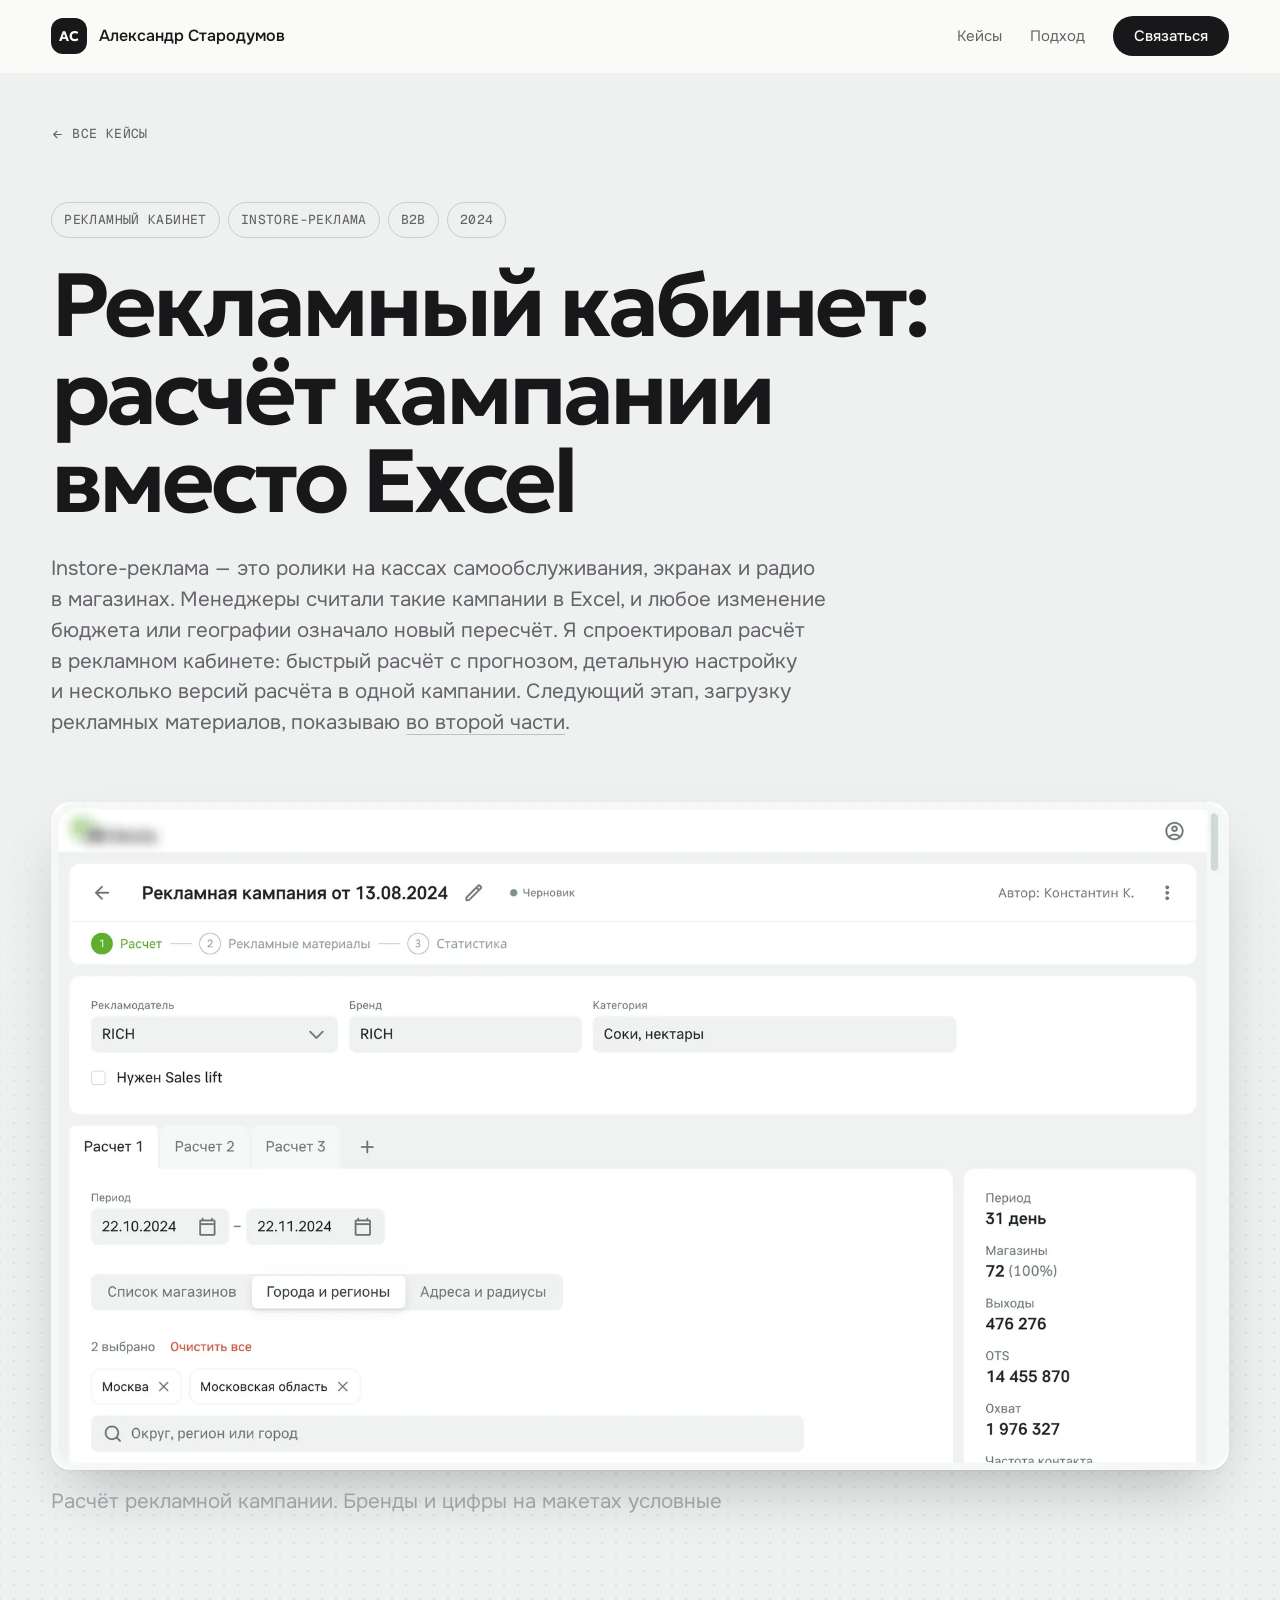
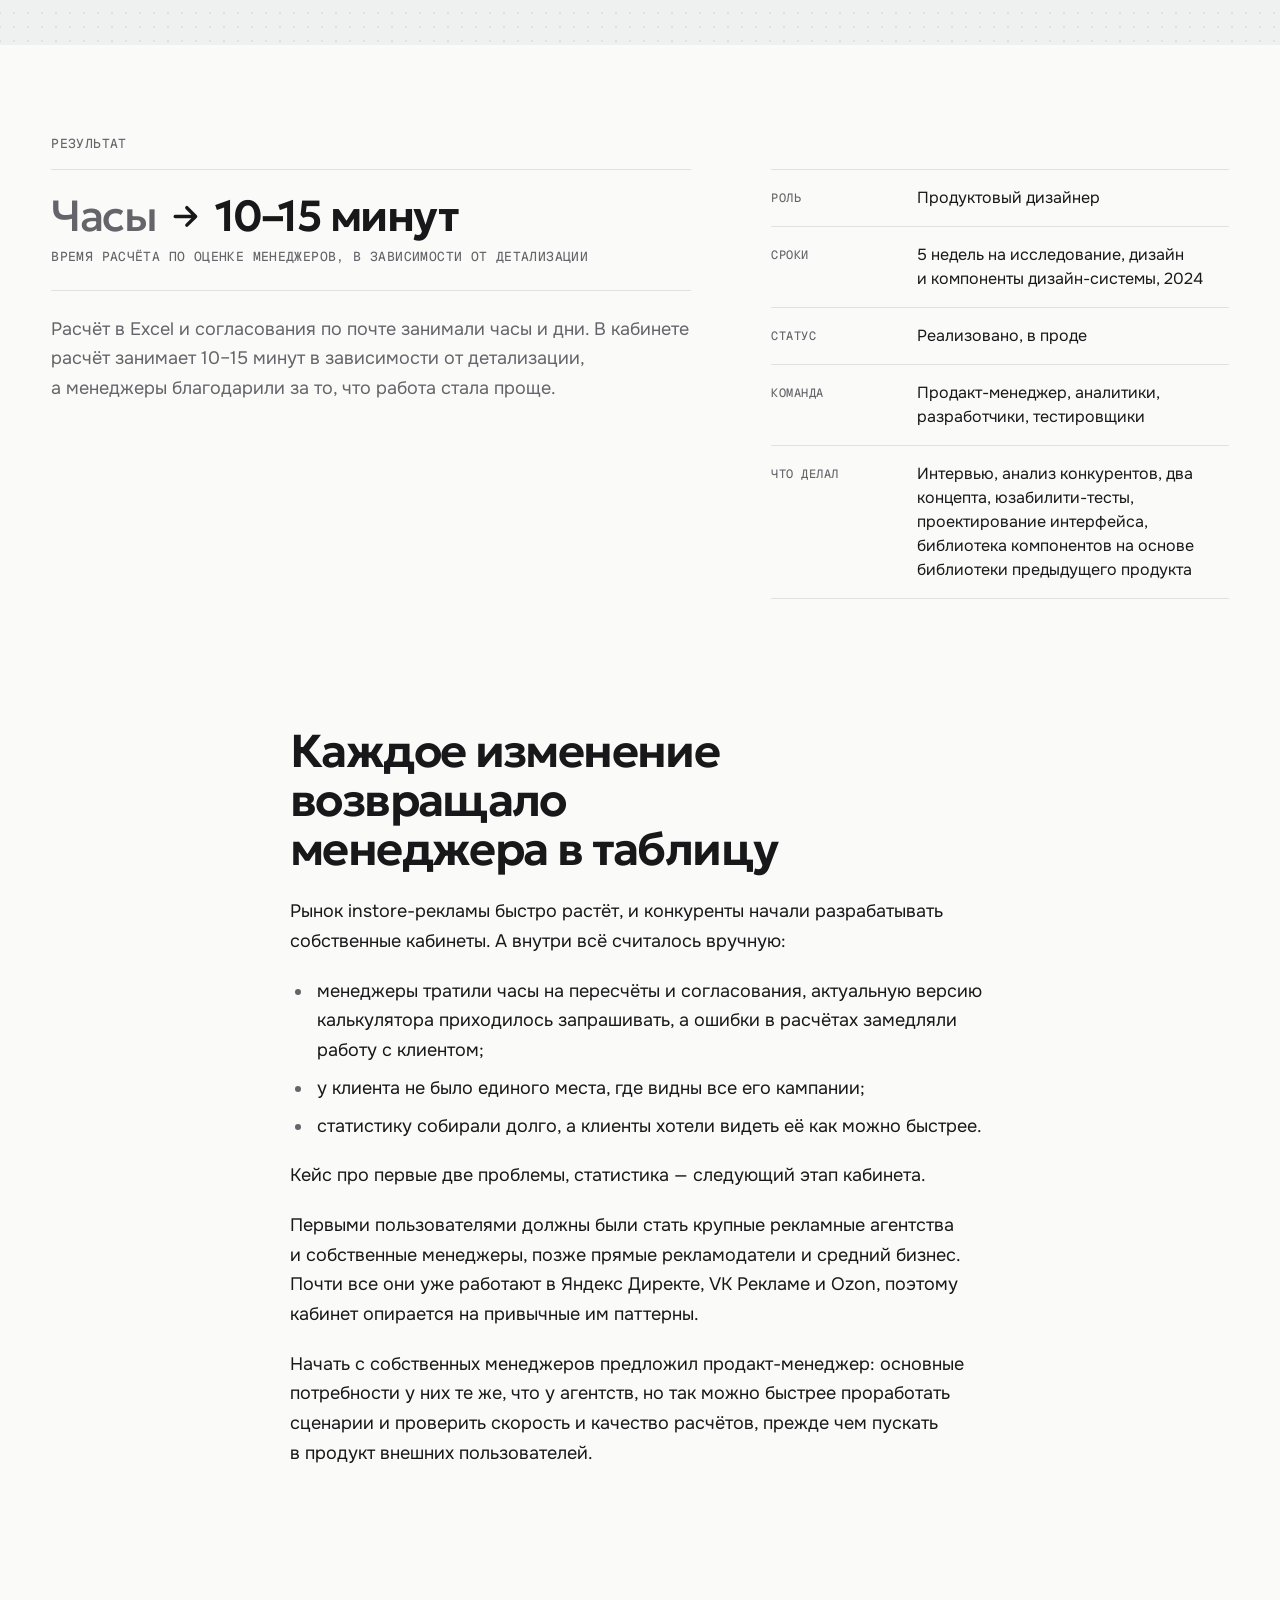
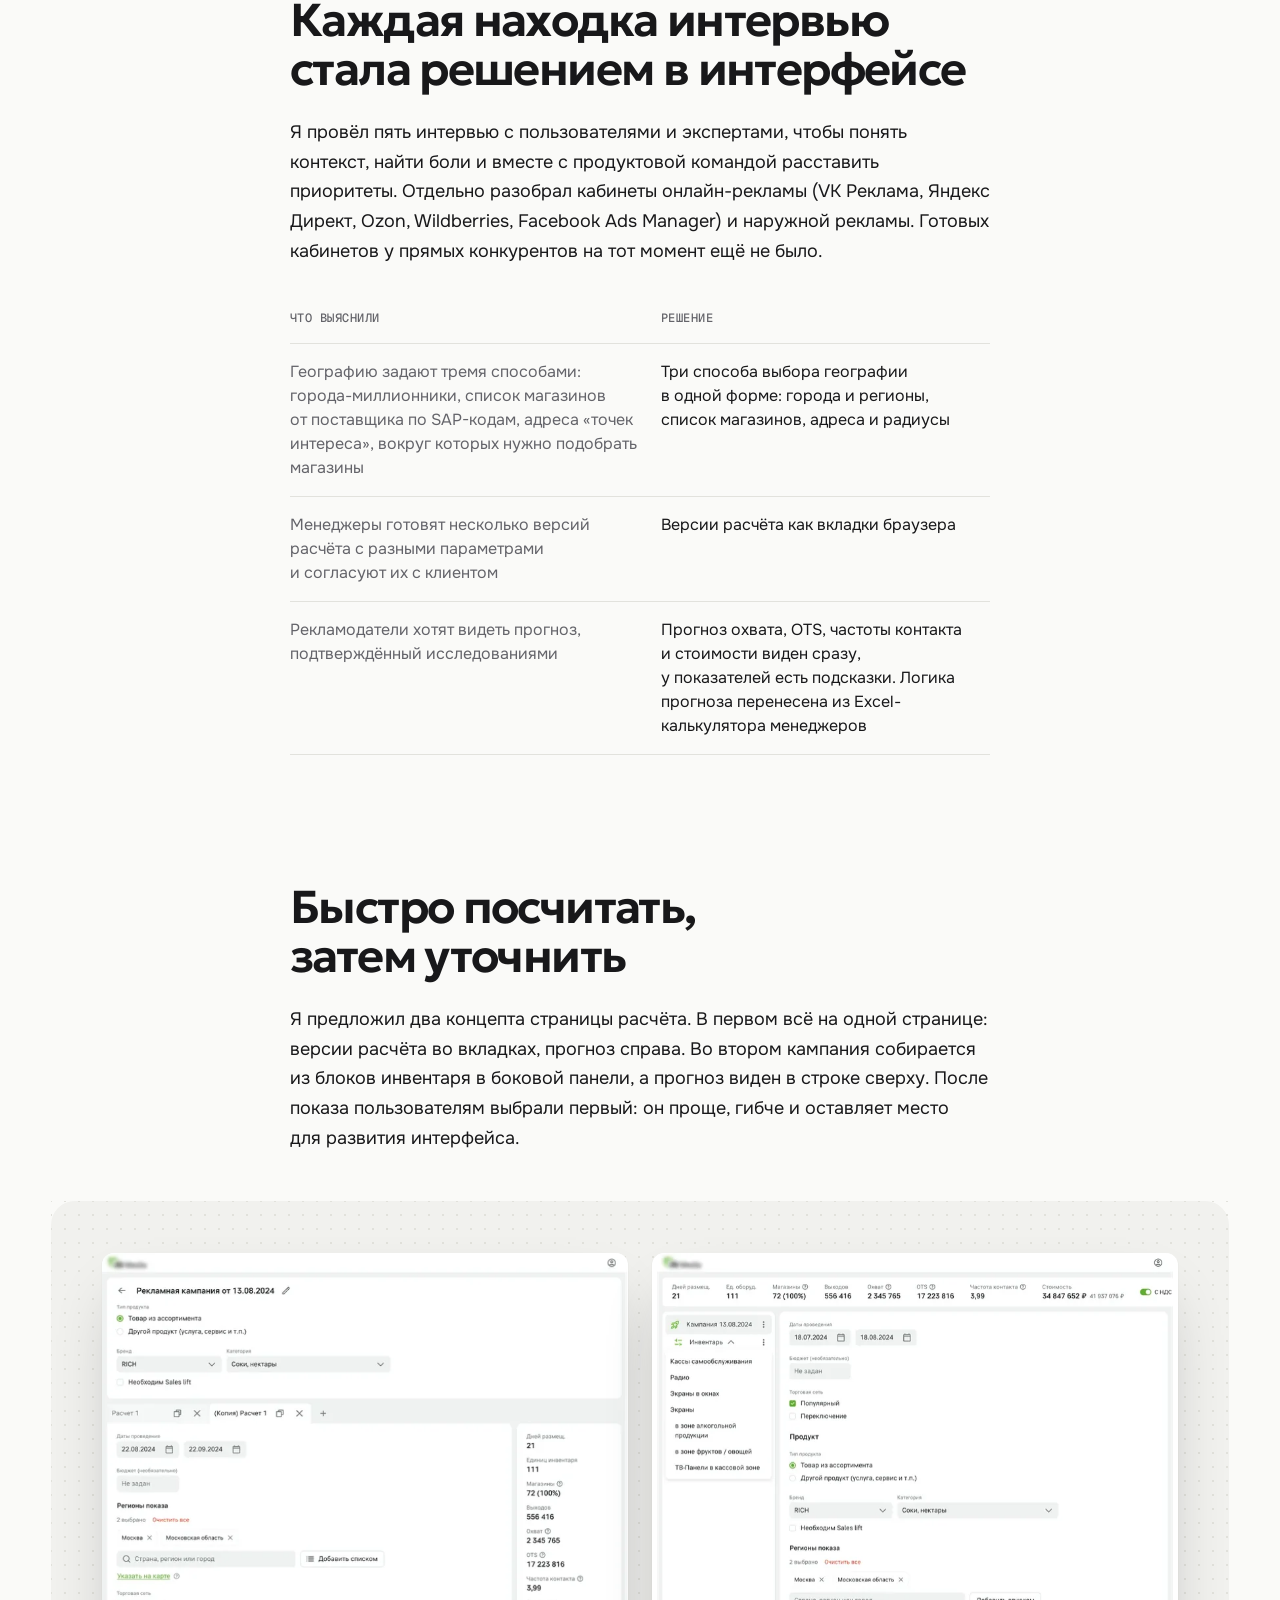
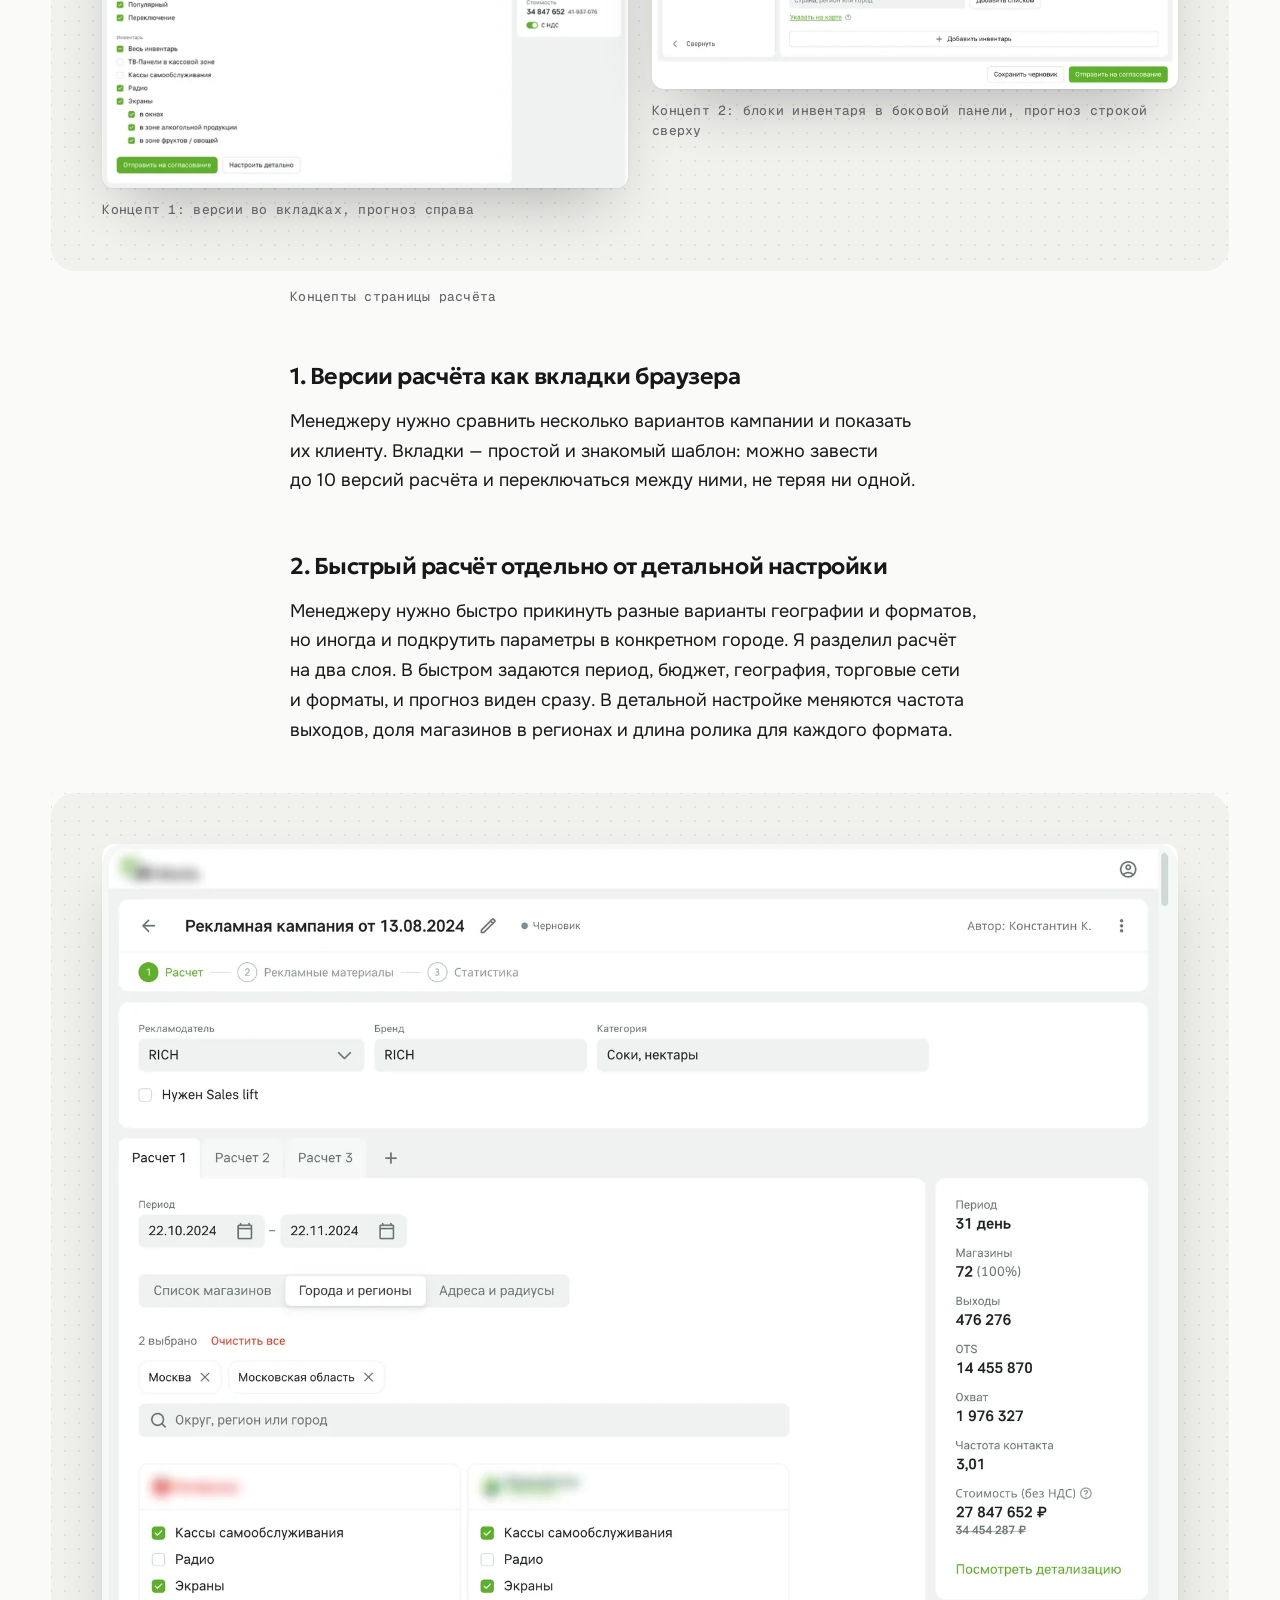
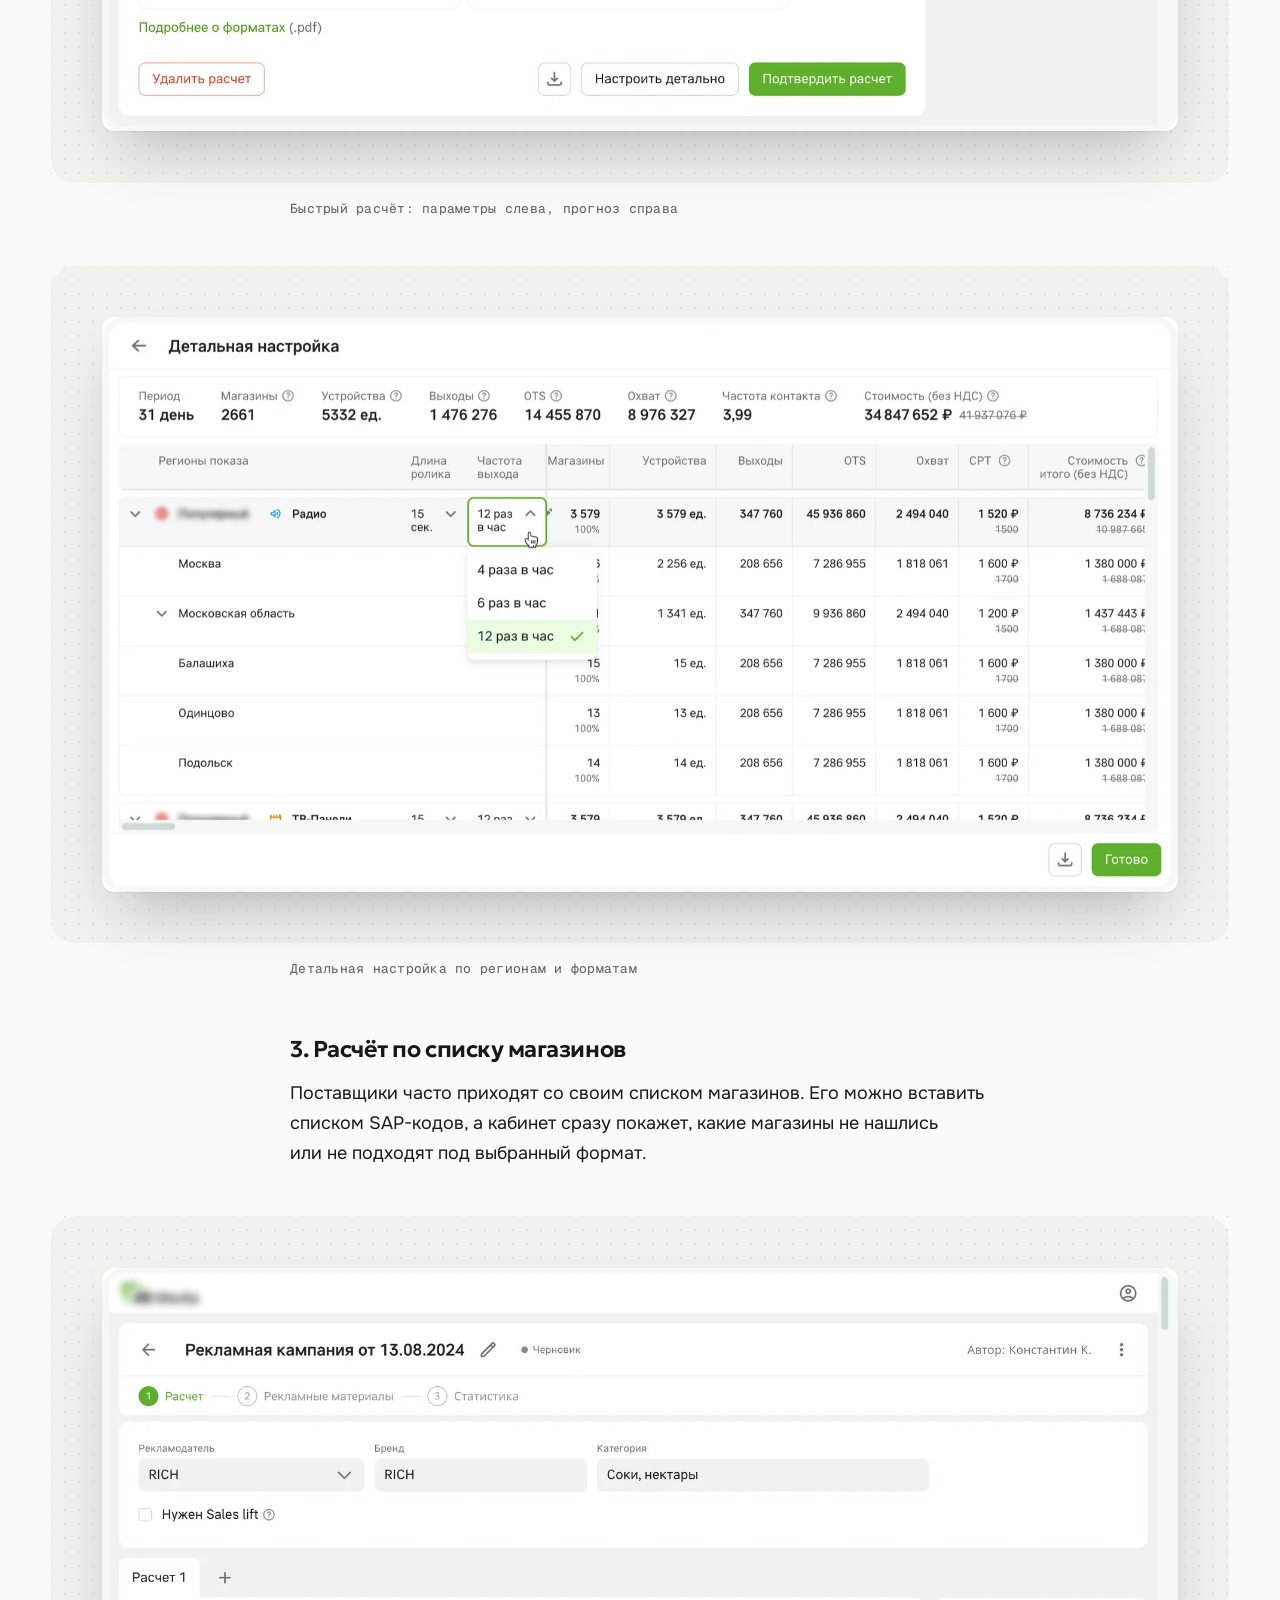
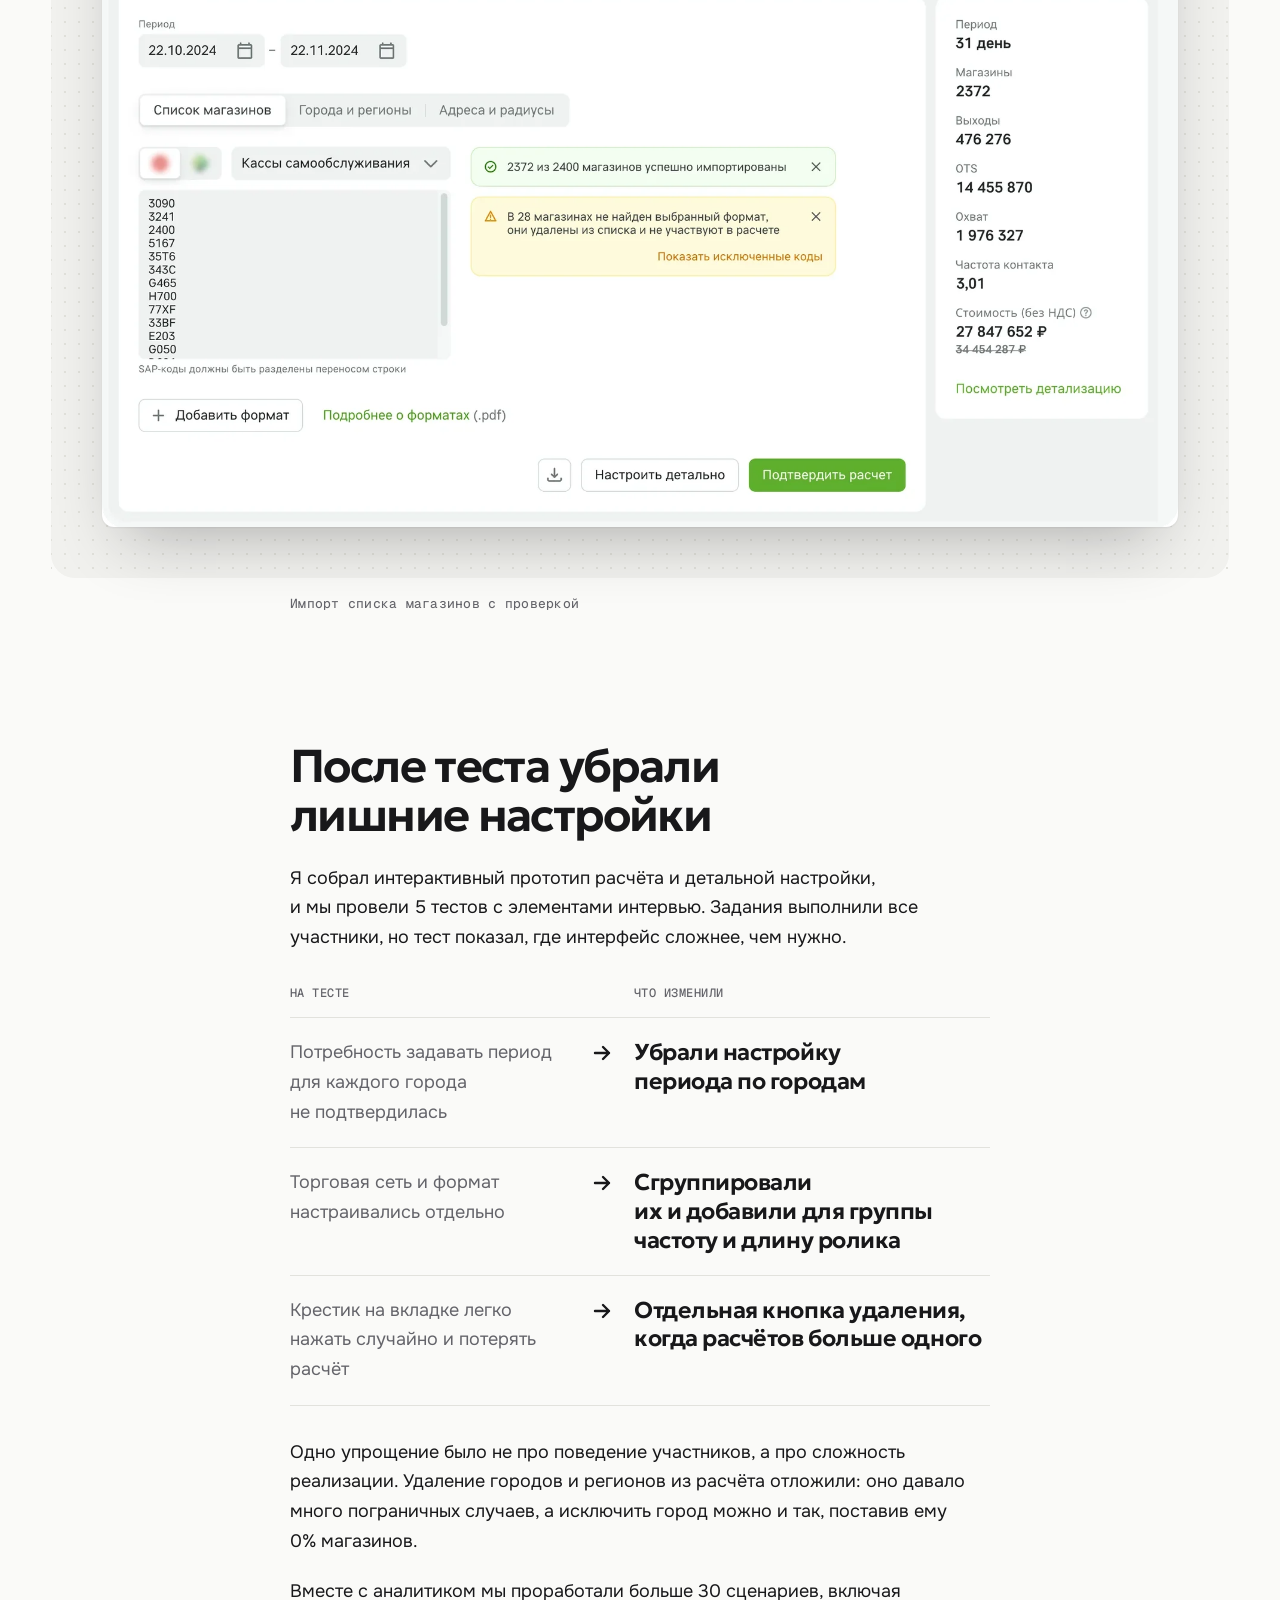
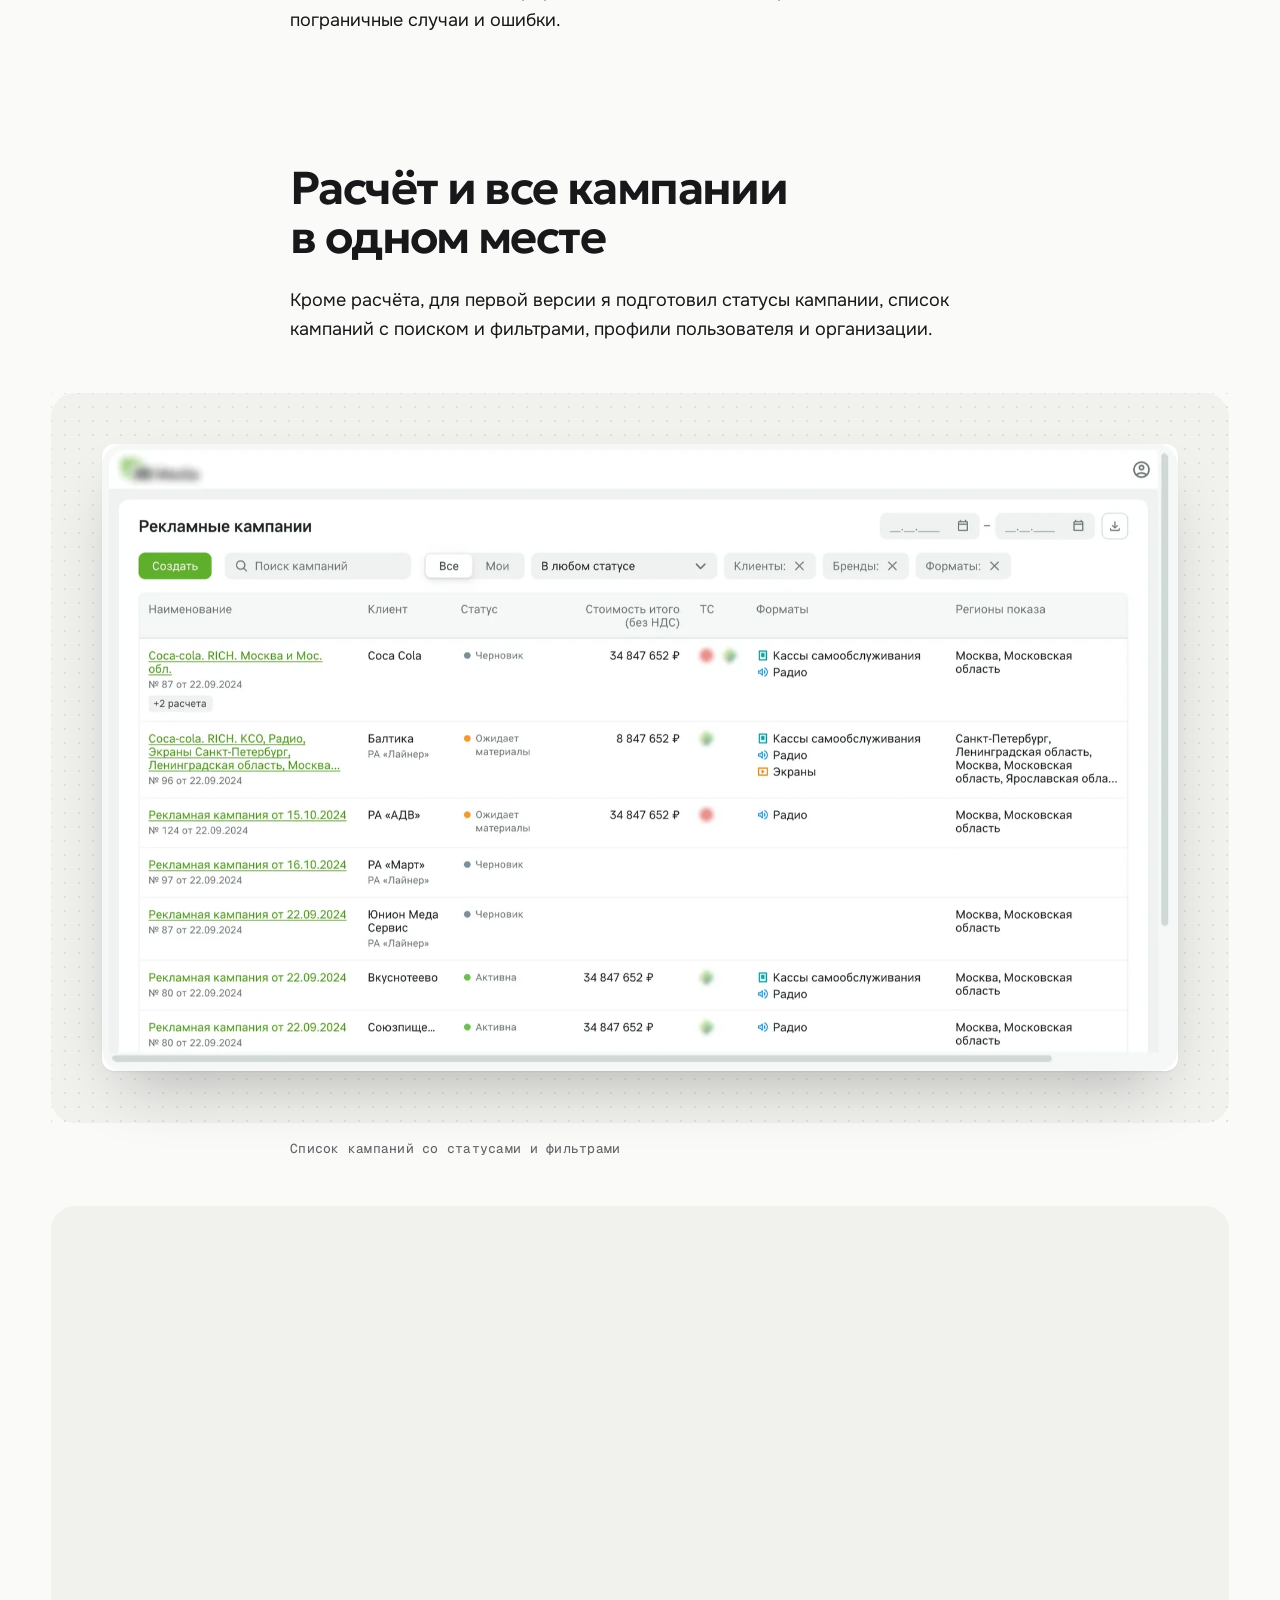
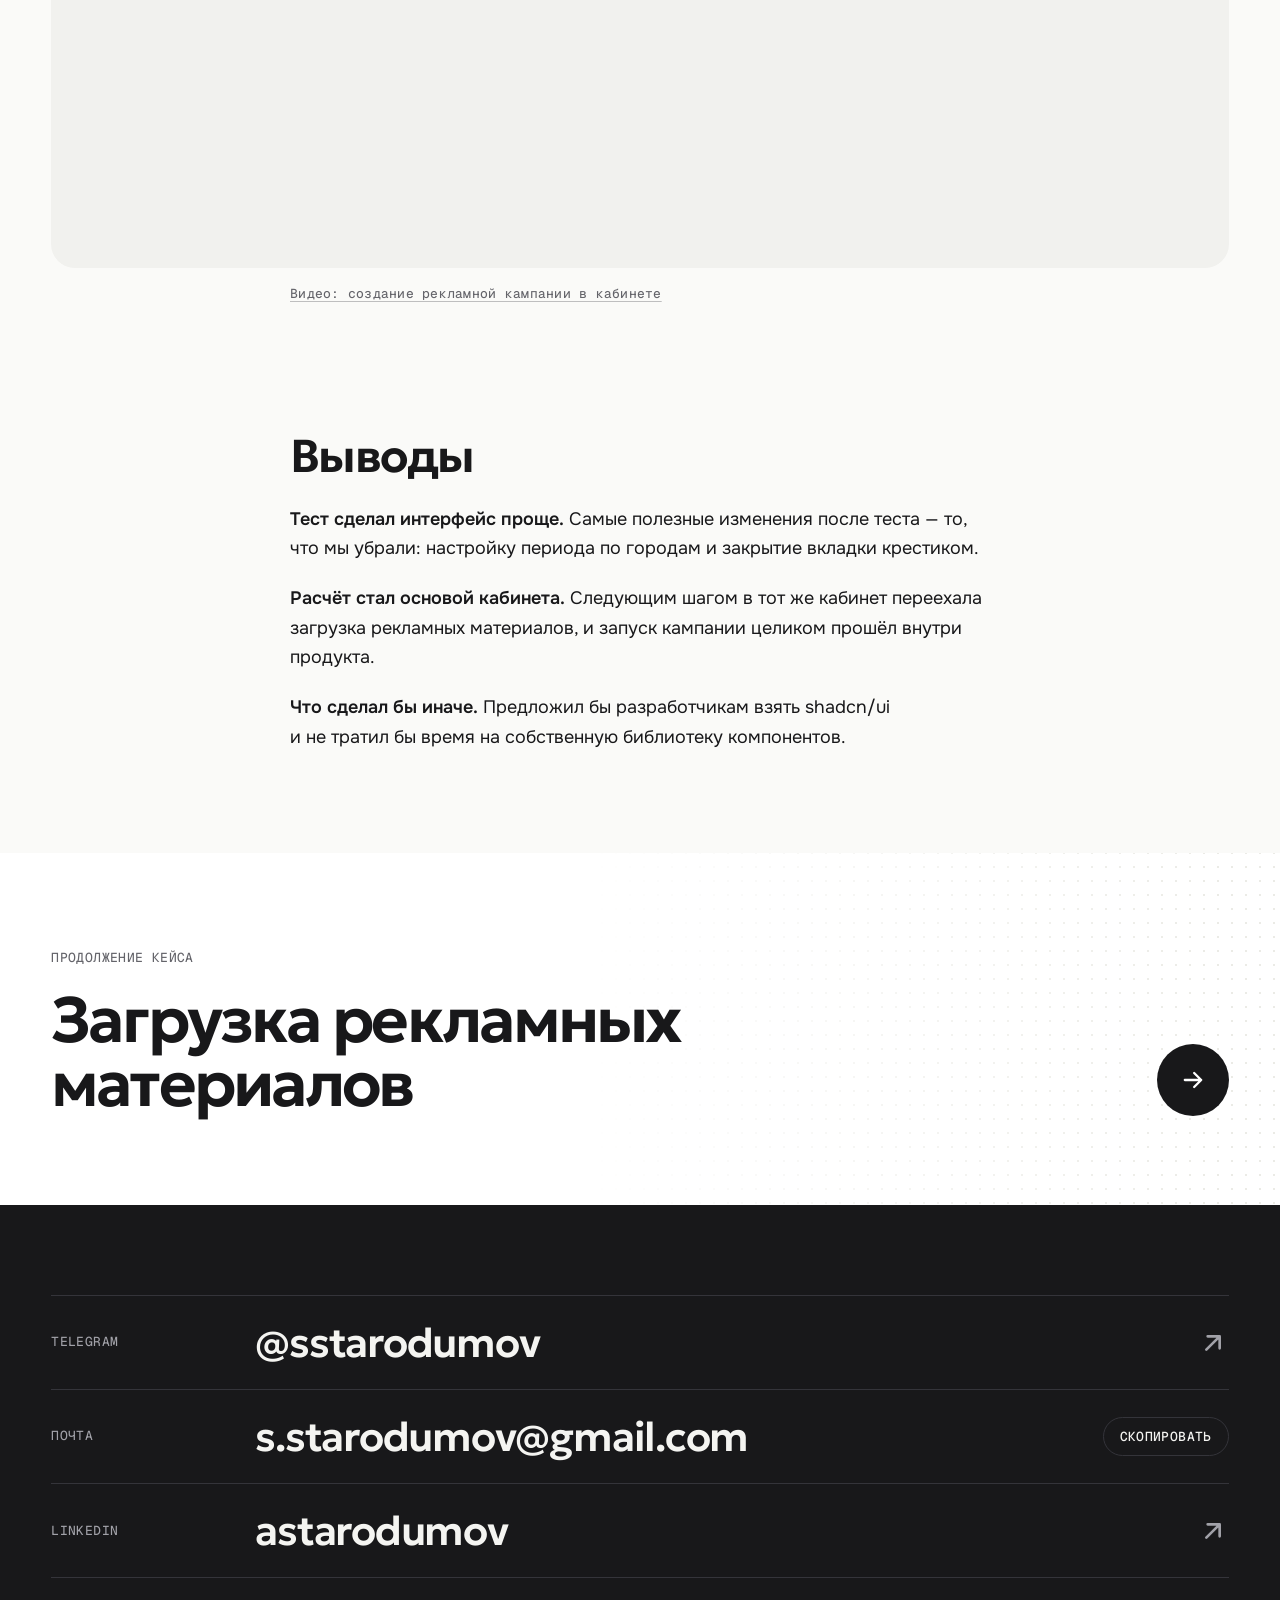
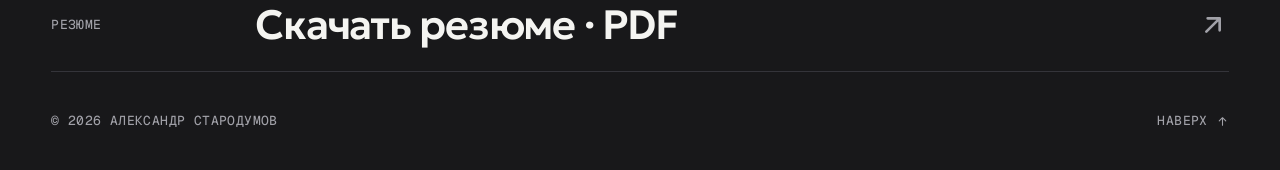
<file: cases/ads.html>
<!doctype html>
<html lang="ru">
<head>
  <meta charset="utf-8">
  <meta name="viewport" content="width=device-width, initial-scale=1, viewport-fit=cover">
  <title>Рекламный кабинет: расчёт кампании вместо Excel · Александр Стародумов</title>
  <meta name="description" content="Кейс: расчёт instore-кампании в рекламном кабинете розничной сети. Быстрый расчёт с прогнозом, детальная настройка и несколько версий расчёта вместо Excel.">
  <meta property="og:type" content="article">
  <meta property="og:title" content="Рекламный кабинет: расчёт кампании вместо Excel">
  <meta property="og:description" content="Кейс продуктового дизайнера: расчёт instore-кампании занимает 10–15 минут вместо часов в Excel.">
  <meta property="og:image" content="https://starodumov.site/assets/img/ads/cover.webp">
  <meta property="og:locale" content="ru_RU">
  <link rel="icon" href="../favicon.ico" sizes="32x32">
  <link rel="icon" href="../favicon.svg" type="image/svg+xml">
  <link rel="apple-touch-icon" href="../apple-touch-icon.png">
  <link rel="stylesheet" href="../assets/fonts.css">
  <link rel="stylesheet" href="../assets/style.css">
</head>
<body id="top" class="case-page">
  <header class="site-header" data-header>
    <div class="wrap header-in">
      <a class="brand" href="../index.html"><span class="brand-mark">АС</span><span class="brand-name">Александр Стародумов</span></a>
      <span class="header-section mono" data-current-section aria-hidden="true"></span>
      <nav class="nav">
        <a href="../index.html#work">Кейсы</a>
        <a href="../index.html#approach">Подход</a>
        <a class="btn btn-ink btn-sm" href="#contacts">Связаться</a>
      </nav>
    </div>
    <div class="progress" data-progress></div>
  </header>

  <main>
    <section class="case-hero case-hero--ads">
      <div class="wrap">
        <a class="back mono" href="../index.html#work"><svg class="i" viewBox="0 0 24 24" aria-hidden="true"><path d="M19 12H5M11 18l-6-6 6-6"/></svg> Все кейсы</a>
        <div class="case-tags mono"><span>Рекламный кабинет</span><span>Instore-реклама</span><span>B2B</span><span>2024</span></div>
        <h1 class="case-title">Рекламный кабинет: расчёт кампании вместо Excel</h1>
        <p class="case-lead">Instore-реклама — это ролики на кассах самообслуживания, экранах и радио в магазинах. Менеджеры считали такие кампании в Excel, и любое изменение бюджета или географии означало новый пересчёт. Я спроектировал расчёт в рекламном кабинете: быстрый расчёт с прогнозом, детальную настройку и несколько версий расчёта в одной кампании. Следующий этап, загрузку рекламных материалов, показываю <a href="ads-upload.html">во второй части</a>.</p>
        <figure class="case-cover">
          <img fetchpriority="high" src="../assets/img/ads/cover.webp" alt="Экран расчёта рекламной кампании: рекламодатель, бренд, вкладки расчётов, период, география и прогноз" width="1800" height="1022">
          <figcaption>Расчёт рекламной кампании. Бренды и цифры на макетах условные</figcaption>
        </figure>
      </div>
    </section>

    <section class="summary wrap">
      <div class="result">
        <p class="eyebrow mono">Результат</p>
        <div class="result-metrics">
          <div class="metric"><div class="metric-line"><span class="from">Часы</span><svg class="i" viewBox="0 0 24 24" aria-label="стало"><path d="M5 12h14M13 6l6 6-6 6"/></svg><span class="to">10–⁠15 минут</span></div><span class="metric-label mono">время расчёта по оценке менеджеров, в зависимости от детализации</span></div>
        </div>
        <p class="result-note">Расчёт в Excel и согласования по почте занимали часы и дни. В кабинете расчёт занимает 10–⁠15 минут в зависимости от детализации, а менеджеры благодарили за то, что работа стала проще.</p>
      </div>
      <dl class="meta mono-dt">
            <div><dt>Роль</dt><dd>Продуктовый дизайнер</dd></div>
            <div><dt>Сроки</dt><dd>5 недель на исследование, дизайн и компоненты дизайн-системы, 2024</dd></div>
            <div><dt>Статус</dt><dd>Реализовано, в проде</dd></div>
            <div><dt>Команда</dt><dd>Продакт-менеджер, аналитики, разработчики, тестировщики</dd></div>
            <div><dt>Что делал</dt><dd>Интервью, анализ конкурентов, два концепта, юзабилити-тесты, проектирование интерфейса, библиотека компонентов на основе библиотеки предыдущего продукта</dd></div>
          </dl>
    </section>

    <article class="case-body wrap">
      <div class="prose">

        <h2 id="s1" class="reveal">Каждое изменение возвращало менеджера в таблицу</h2>
        <p>Рынок instore-рекламы быстро растёт, и конкуренты начали разрабатывать собственные кабинеты. А внутри всё считалось вручную:</p>
        <ul>
          <li>менеджеры тратили часы на пересчёты и согласования, актуальную версию калькулятора приходилось запрашивать, а ошибки в расчётах замедляли работу с клиентом;</li>
          <li>у клиента не было единого места, где видны все его кампании;</li>
          <li>статистику собирали долго, а клиенты хотели видеть её как можно быстрее.</li>
        </ul>
        <p>Кейс про первые две проблемы, статистика — следующий этап кабинета.</p>
        <p>Первыми пользователями должны были стать крупные рекламные агентства и собственные менеджеры, позже прямые рекламодатели и средний бизнес. Почти все они уже работают в Яндекс Директе, VK Рекламе и Ozon, поэтому кабинет опирается на привычные им паттерны.</p>
        <p>Начать с собственных менеджеров предложил продакт-менеджер: основные потребности у них те же, что у агентств, но так можно быстрее проработать сценарии и проверить скорость и качество расчётов, прежде чем пускать в продукт внешних пользователей.</p>

        <h2 id="s2" class="reveal">Каждая находка интервью стала решением в интерфейсе</h2>
        <p>Я провёл пять интервью с пользователями и экспертами, чтобы понять контекст, найти боли и вместе с продуктовой командой расставить приоритеты. Отдельно разобрал кабинеты онлайн-рекламы (VK Реклама, Яндекс Директ, Ozon, Wildberries, Facebook Ads Manager) и наружной рекламы. Готовых кабинетов у прямых конкурентов на тот момент ещё не было.</p>
        <div class="table-wrap">
          <table>
            <thead><tr><th>Что выяснили</th><th>Решение</th></tr></thead>
            <tbody>
              <tr><td>Географию задают тремя способами: города-миллионники, список магазинов от поставщика по SAP-кодам, адреса «точек интереса», вокруг которых нужно подобрать магазины</td><td>Три способа выбора географии в одной форме: города и регионы, список магазинов, адреса и радиусы</td></tr>
              <tr><td>Менеджеры готовят несколько версий расчёта с разными параметрами и согласуют их с клиентом</td><td>Версии расчёта как вкладки браузера</td></tr>
              <tr><td>Рекламодатели хотят видеть прогноз, подтверждённый исследованиями</td><td>Прогноз охвата, OTS, частоты контакта и стоимости виден сразу, у показателей есть подсказки. Логика прогноза перенесена из Excel-калькулятора менеджеров</td></tr>
            </tbody>
          </table>
        </div>

        <h2 id="s3" class="reveal">Быстро посчитать, затем уточнить</h2>
        <p>Я предложил два концепта страницы расчёта. В первом всё на одной странице: версии расчёта во вкладках, прогноз справа. Во втором кампания собирается из блоков инвентаря в боковой панели, а прогноз виден в строке сверху. После показа пользователям выбрали первый: он проще, гибче и оставляет место для развития интерфейса.</p>
        <figure class="wide reveal">
          <div class="canvas concepts">
            <div class="concept"><img src="../assets/img/ads/concept-1.webp" alt="Концепт 1: форма расчёта, версии во вкладках, прогноз в колонке справа" width="800" height="815" loading="lazy"><span class="concept-cap">Концепт 1: версии во вкладках, прогноз справа</span></div>
            <div class="concept"><img src="../assets/img/ads/concept-2.webp" alt="Концепт 2: блоки инвентаря в боковой панели, прогноз строкой над формой" width="800" height="665" loading="lazy"><span class="concept-cap">Концепт 2: блоки инвентаря в боковой панели, прогноз строкой сверху</span></div>
          </div>
          <figcaption>Концепты страницы расчёта</figcaption>
        </figure>

        <h3>1. Версии расчёта как вкладки браузера</h3>
        <p>Менеджеру нужно сравнить несколько вариантов кампании и показать их клиенту. Вкладки — простой и знакомый шаблон: можно завести до 10 версий расчёта и переключаться между ними, не теряя ни одной.</p>

        <h3>2. Быстрый расчёт отдельно от детальной настройки</h3>
        <p>Менеджеру нужно быстро прикинуть разные варианты географии и форматов, но иногда и подкрутить параметры в конкретном городе. Я разделил расчёт на два слоя. В быстром задаются период, бюджет, география, торговые сети и форматы, и прогноз виден сразу. В детальной настройке меняются частота выходов, доля магазинов в регионах и длина ролика для каждого формата.</p>
        <figure class="wide reveal">
          <div class="canvas"><img src="../assets/img/ads/calc-regions.webp" alt="Быстрый расчёт по городам и регионам с прогнозом справа" width="1800" height="1485" loading="lazy"></div>
          <figcaption>Быстрый расчёт: параметры слева, прогноз справа</figcaption>
        </figure>
        <figure class="wide reveal">
          <div class="canvas"><img src="../assets/img/ads/detail.webp" alt="Таблица детальной настройки: частота выходов, магазины и стоимость по регионам" width="1800" height="962" loading="lazy"></div>
          <figcaption>Детальная настройка по регионам и форматам</figcaption>
        </figure>

        <h3>3. Расчёт по списку магазинов</h3>
        <p>Поставщики часто приходят со своим списком магазинов. Его можно вставить списком SAP-кодов, а кабинет сразу покажет, какие магазины не нашлись или не подходят под выбранный формат.</p>
        <figure class="wide reveal">
          <div class="canvas"><img src="../assets/img/ads/calc-sap.webp" alt="Расчёт по списку SAP-кодов с сообщениями об импортированных и не найденных магазинах" width="1800" height="1439" loading="lazy"></div>
          <figcaption>Импорт списка магазинов с проверкой</figcaption>
        </figure>

        <h2 id="s4" class="reveal">После теста убрали лишние настройки</h2>
        <p>Я собрал интерактивный прототип расчёта и детальной настройки, и мы провели 5 тестов с элементами интервью. Задания выполнили все участники, но тест показал, где интерфейс сложнее, чем нужно.</p>
        <div class="pairs">
          <div class="pairs-row pairs-head" aria-hidden="true"><span>На тесте</span><span></span><span>Что изменили</span></div>
          <div class="pairs-row"><span class="was">Потребность задавать период для каждого города не подтвердилась</span><svg class="i" viewBox="0 0 24 24" aria-hidden="true"><path d="M5 12h14M13 6l6 6-6 6"/></svg><span class="now">Убрали настройку периода по городам</span></div>
          <div class="pairs-row"><span class="was">Торговая сеть и формат настраивались отдельно</span><svg class="i" viewBox="0 0 24 24" aria-hidden="true"><path d="M5 12h14M13 6l6 6-6 6"/></svg><span class="now">Сгруппировали их и добавили для группы частоту и длину ролика</span></div>
          <div class="pairs-row"><span class="was">Крестик на вкладке легко нажать случайно и потерять расчёт</span><svg class="i" viewBox="0 0 24 24" aria-hidden="true"><path d="M5 12h14M13 6l6 6-6 6"/></svg><span class="now">Отдельная кнопка удаления, когда расчётов больше одного</span></div>
        </div>
        <p>Одно упрощение было не про поведение участников, а про сложность реализации. Удаление городов и регионов из расчёта отложили: оно давало много пограничных случаев, а исключить город можно и так, поставив ему 0% магазинов.</p>
        <p>Вместе с аналитиком мы проработали больше 30 сценариев, включая пограничные случаи и ошибки.</p>

        <h2 id="s5" class="reveal">Расчёт и все кампании в одном месте</h2>
        <p>Кроме расчёта, для первой версии я подготовил статусы кампании, список кампаний с поиском и фильтрами, профили пользователя и организации.</p>
        <figure class="wide reveal">
          <div class="canvas"><img src="../assets/img/ads/campaigns.webp" alt="Список рекламных кампаний со статусами, клиентами, стоимостью и форматами" width="1800" height="1050" loading="lazy"></div>
          <figcaption>Список кампаний со статусами и фильтрами</figcaption>
        </figure>
        <figure class="wide reveal">
          <div class="video"><iframe src="https://www.youtube-nocookie.com/embed/AUwnujPKyjM?rel=0" title="Создание рекламной кампании в кабинете" loading="lazy" allow="accelerometer; clipboard-write; encrypted-media; gyroscope; picture-in-picture; web-share" referrerpolicy="strict-origin-when-cross-origin" allowfullscreen></iframe></div>
          <figcaption><a href="https://youtu.be/AUwnujPKyjM">Видео: создание рекламной кампании в кабинете</a></figcaption>
        </figure>

        <h2 id="s6" class="reveal">Выводы</h2>
        <p><b>Тест сделал интерфейс проще.</b> Самые полезные изменения после теста — то, что мы убрали: настройку периода по городам и закрытие вкладки крестиком.</p>
        <p><b>Расчёт стал основой кабинета.</b> Следующим шагом в тот же кабинет переехала загрузка рекламных материалов, и запуск кампании целиком прошёл внутри продукта.</p>
        <p><b>Что сделал бы иначе.</b> Предложил бы разработчикам взять shadcn/ui и не тратил бы время на собственную библиотеку компонентов.</p>

        </div>
    </article>

    <a class="next-case next--ads" href="ads-upload.html">
      <div class="wrap next-in">
        <div>
          <span class="mono">Продолжение кейса</span>
          <span class="next-title">Загрузка рекламных материалов</span>
        </div>
        <span class="cta-circle"><svg class="i" viewBox="0 0 24 24" aria-hidden="true"><path d="M5 12h14M13 6l6 6-6 6"/></svg></span>
      </div>
    </a>
  </main>

  <section class="contact" id="contacts">
    <div class="wrap">
      <h2 class="sr-only">Контакты</h2>
      <div class="contact-list">
        <a class="contact-row" href="https://t.me/sstarodumov"><span class="mono">Telegram</span><span class="big">@sstarodumov</span><svg class="i" viewBox="0 0 24 24" aria-hidden="true"><path d="M7 17 17 7M8 7h9v9"/></svg></a>
        <div class="contact-row"><span class="mono">Почта</span><a class="big" id="email" href="mailto:s.starodumov@gmail.com">s.starodumov<wbr>@gmail.com</a><button class="copy" type="button" data-copy="s.starodumov@gmail.com" aria-controls="email">Скопировать</button></div>
        <a class="contact-row" href="https://www.linkedin.com/in/astarodumov/"><span class="mono">LinkedIn</span><span class="big">astarodumov</span><svg class="i" viewBox="0 0 24 24" aria-hidden="true"><path d="M7 17 17 7M8 7h9v9"/></svg></a>
        <a class="contact-row" href="https://disk.yandex.ru/i/7SIRNfnMH6PnsQ"><span class="mono">Резюме</span><span class="big">Скачать резюме · PDF</span><svg class="i" viewBox="0 0 24 24" aria-hidden="true"><path d="M7 17 17 7M8 7h9v9"/></svg></a>
      </div>
    </div>
    <footer class="footer wrap mono">
      <span>© 2026 Александр Стародумов</span>
      <a href="#top">Наверх <svg class="i" viewBox="0 0 24 24" aria-hidden="true"><path d="M12 19V5M6 11l6-6 6 6"/></svg></a>
    </footer>
  </section>

  <script src="../assets/site.js"></script>
</body>
</html>
</file>
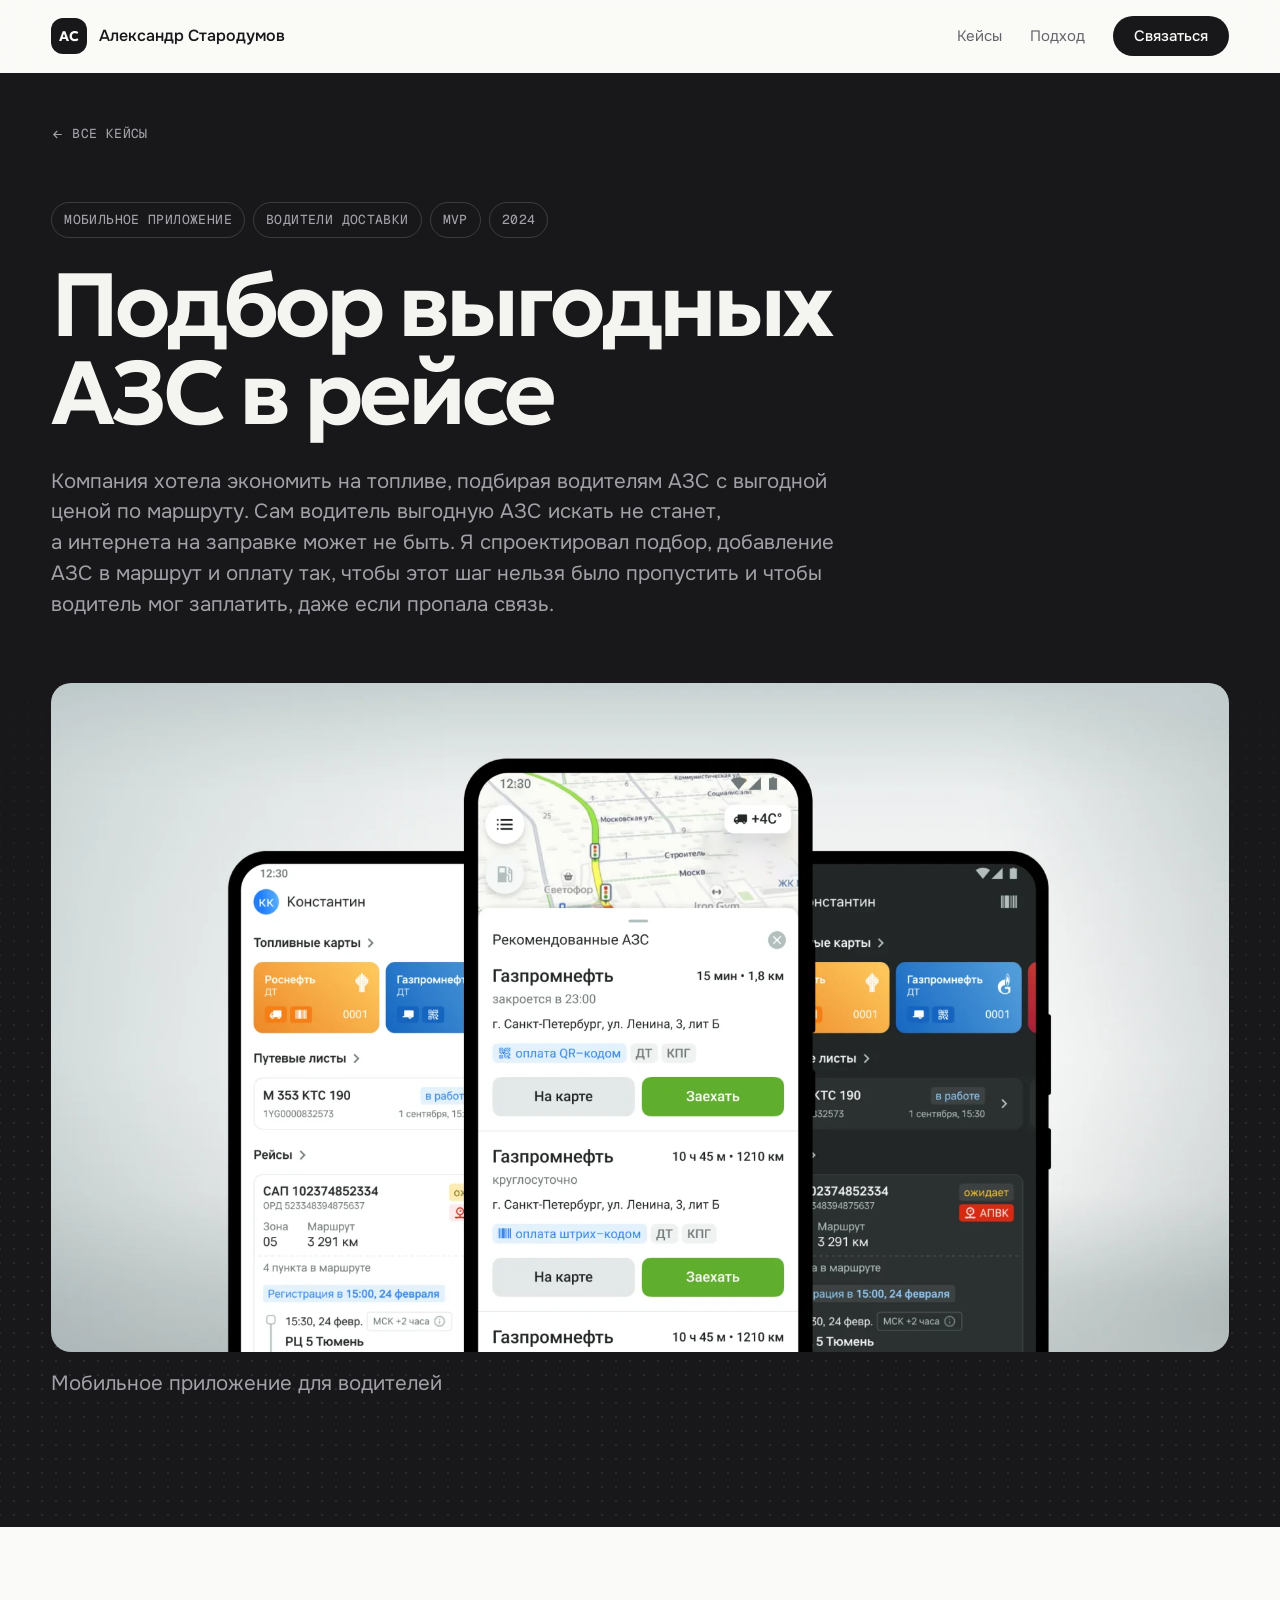
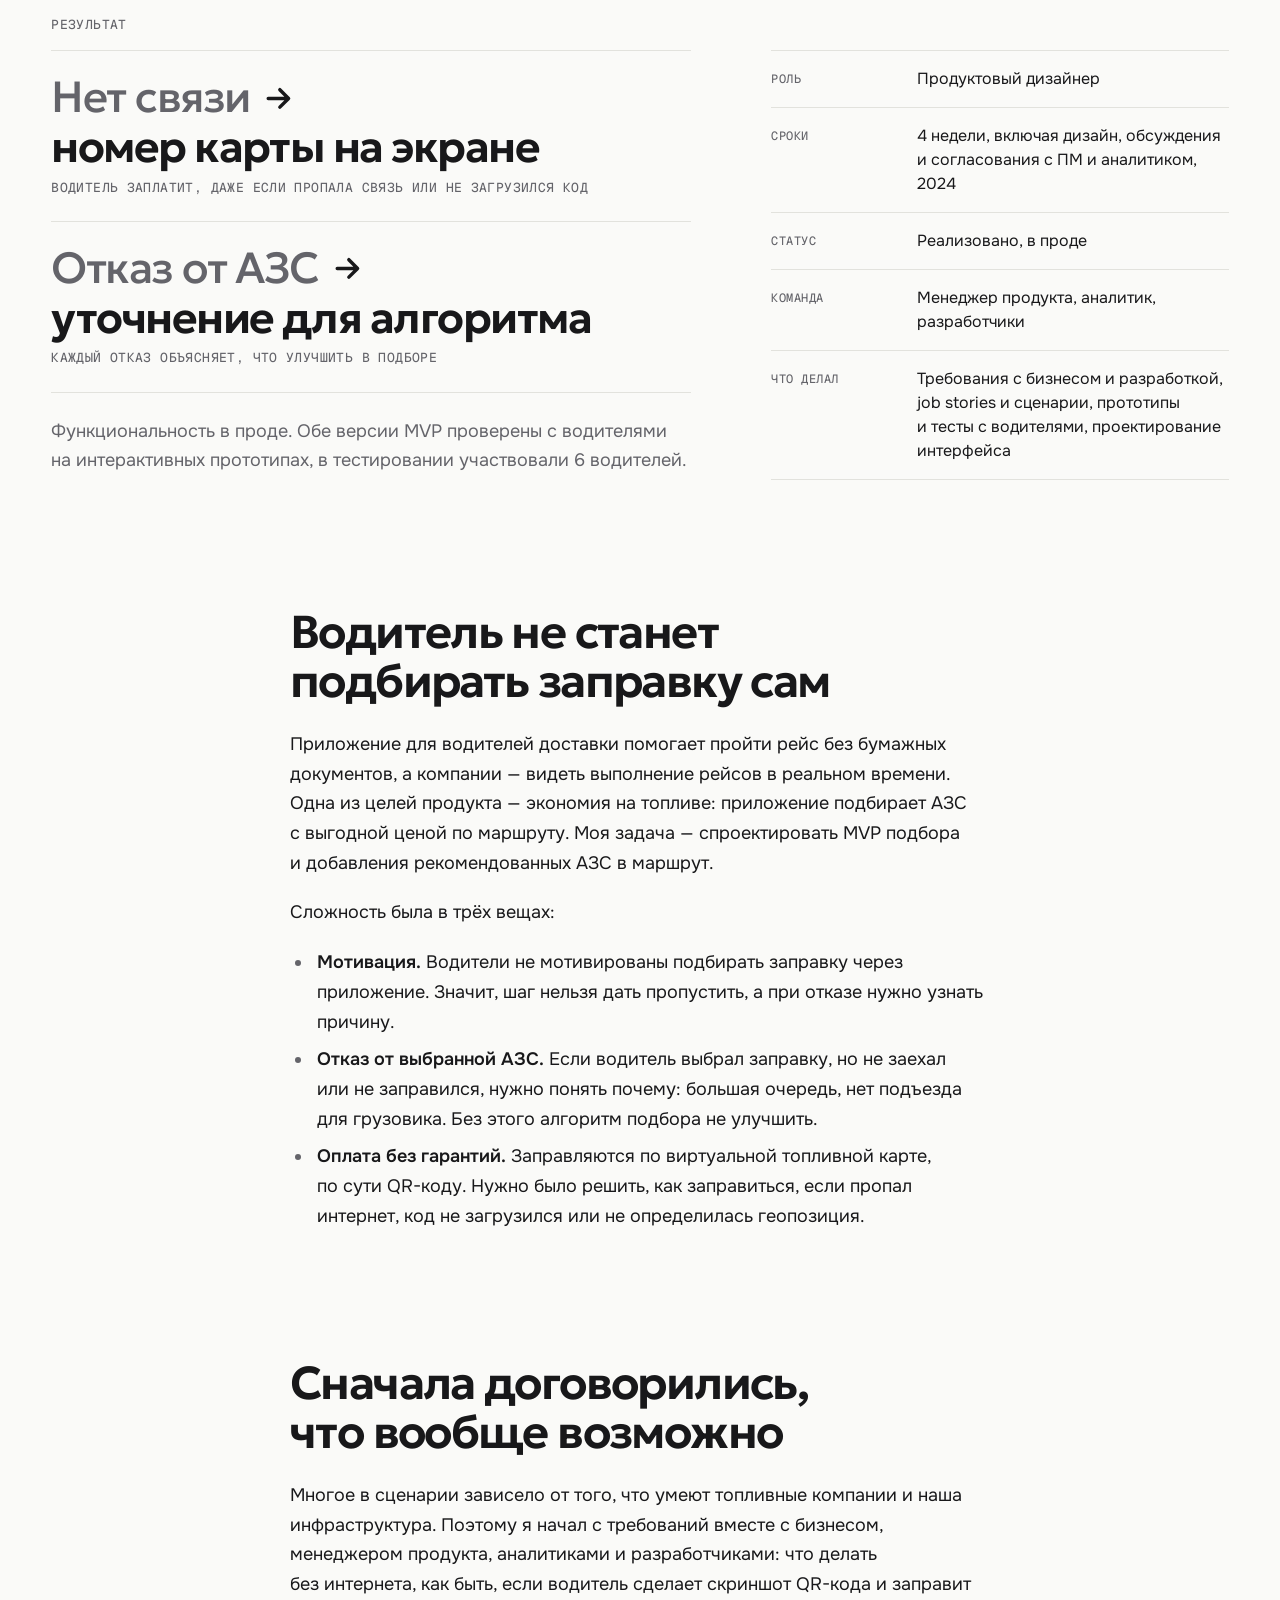
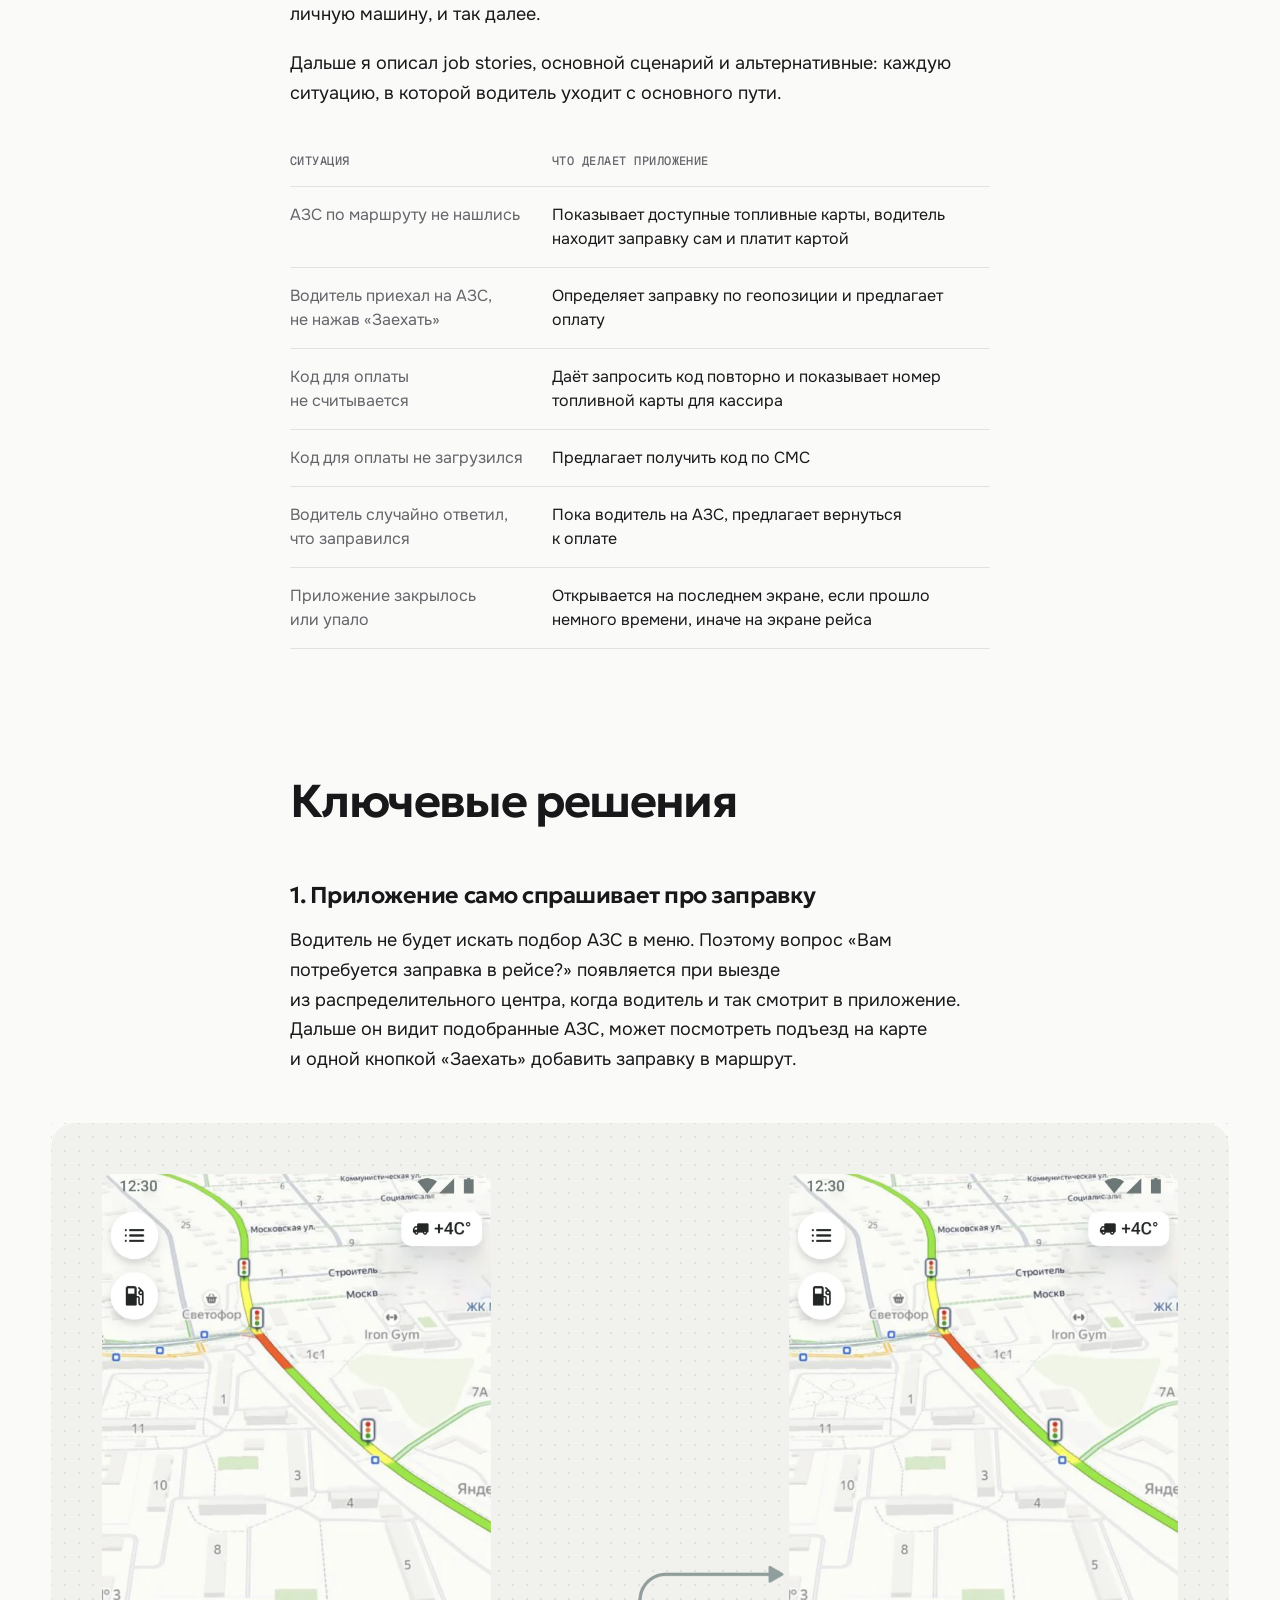
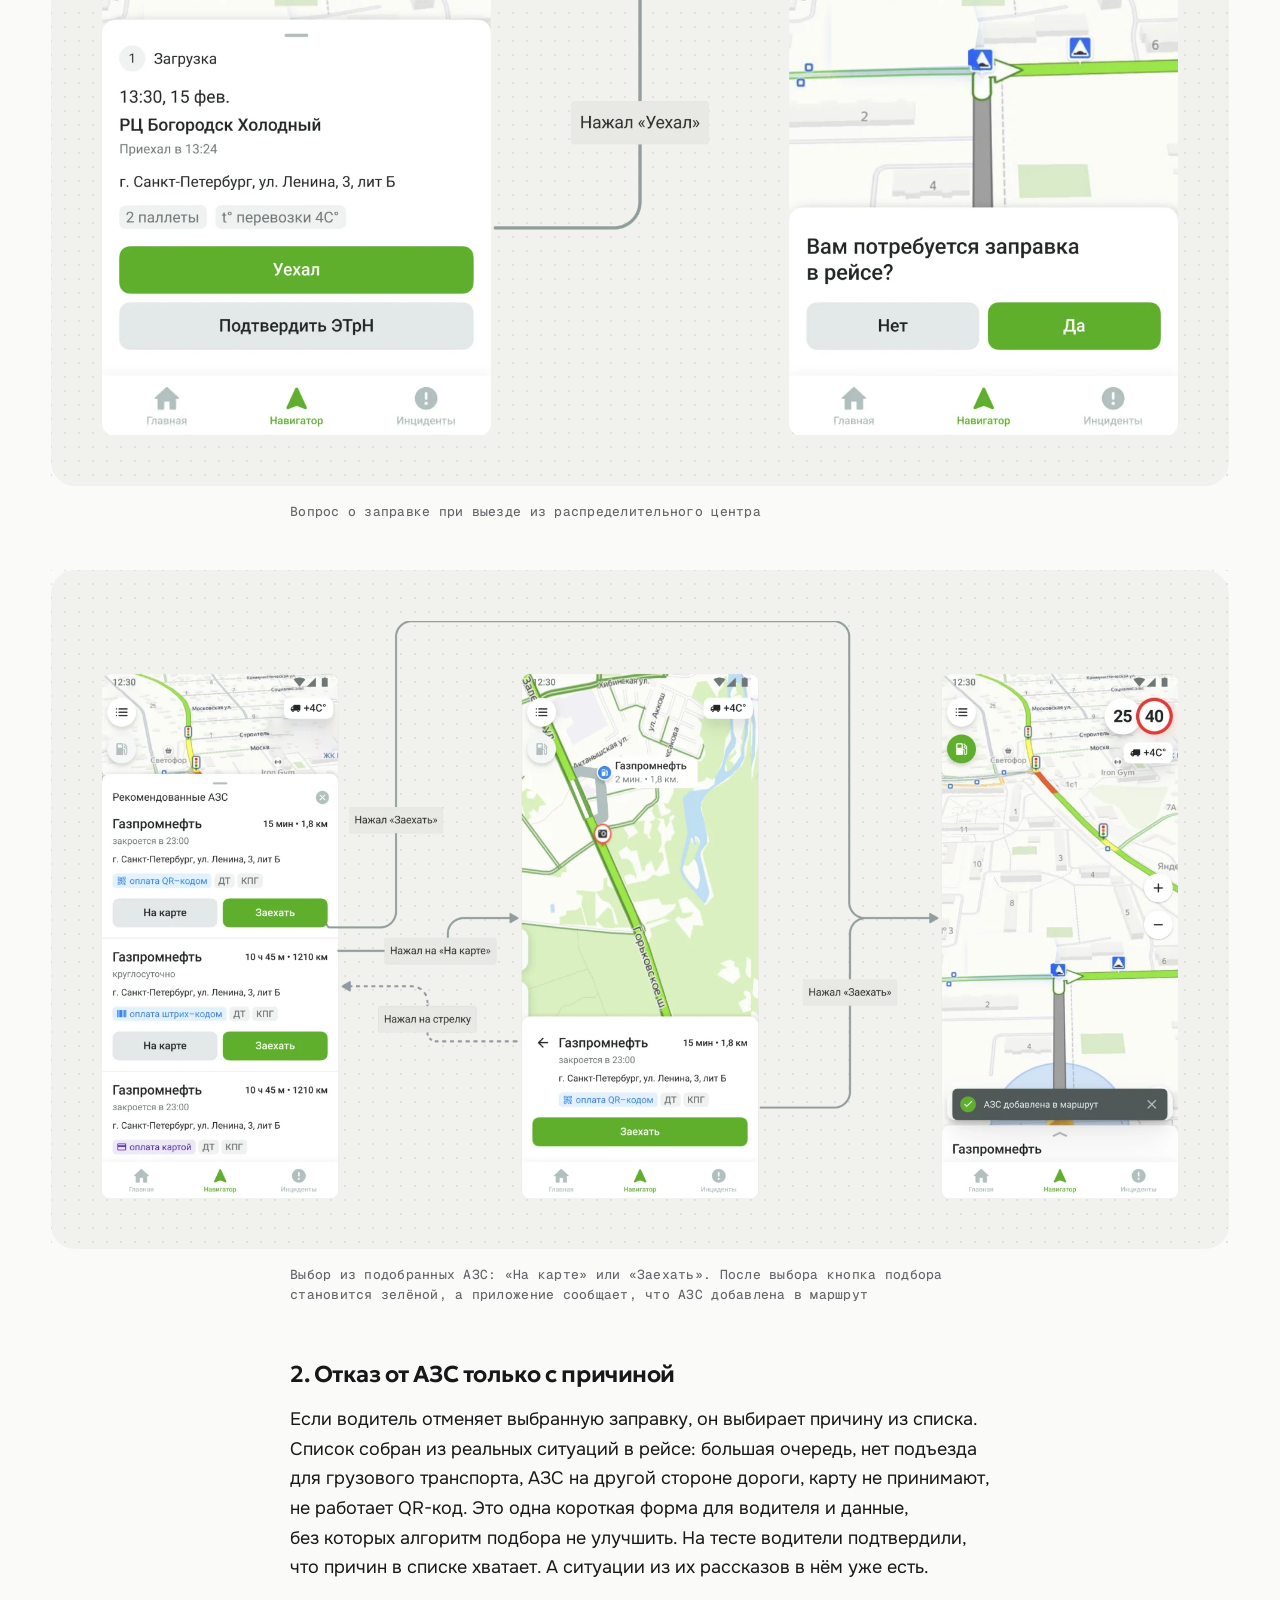
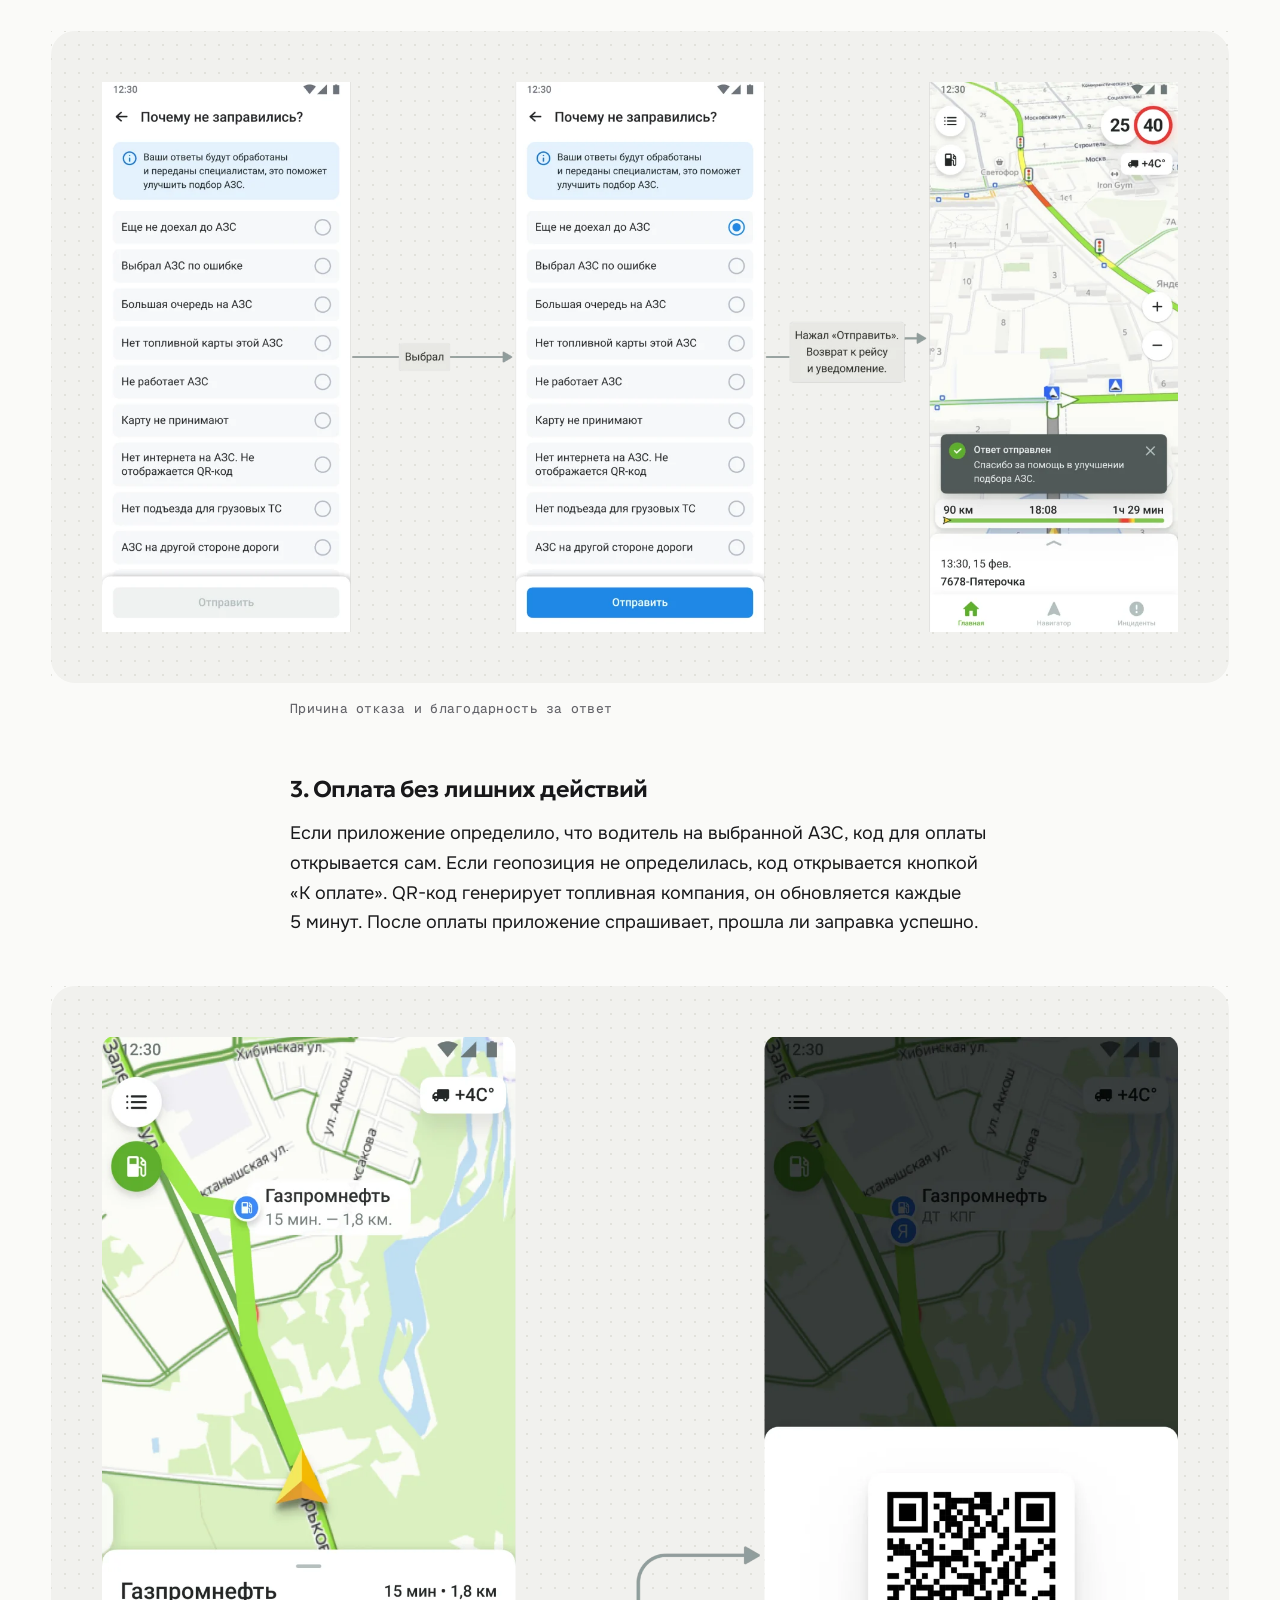
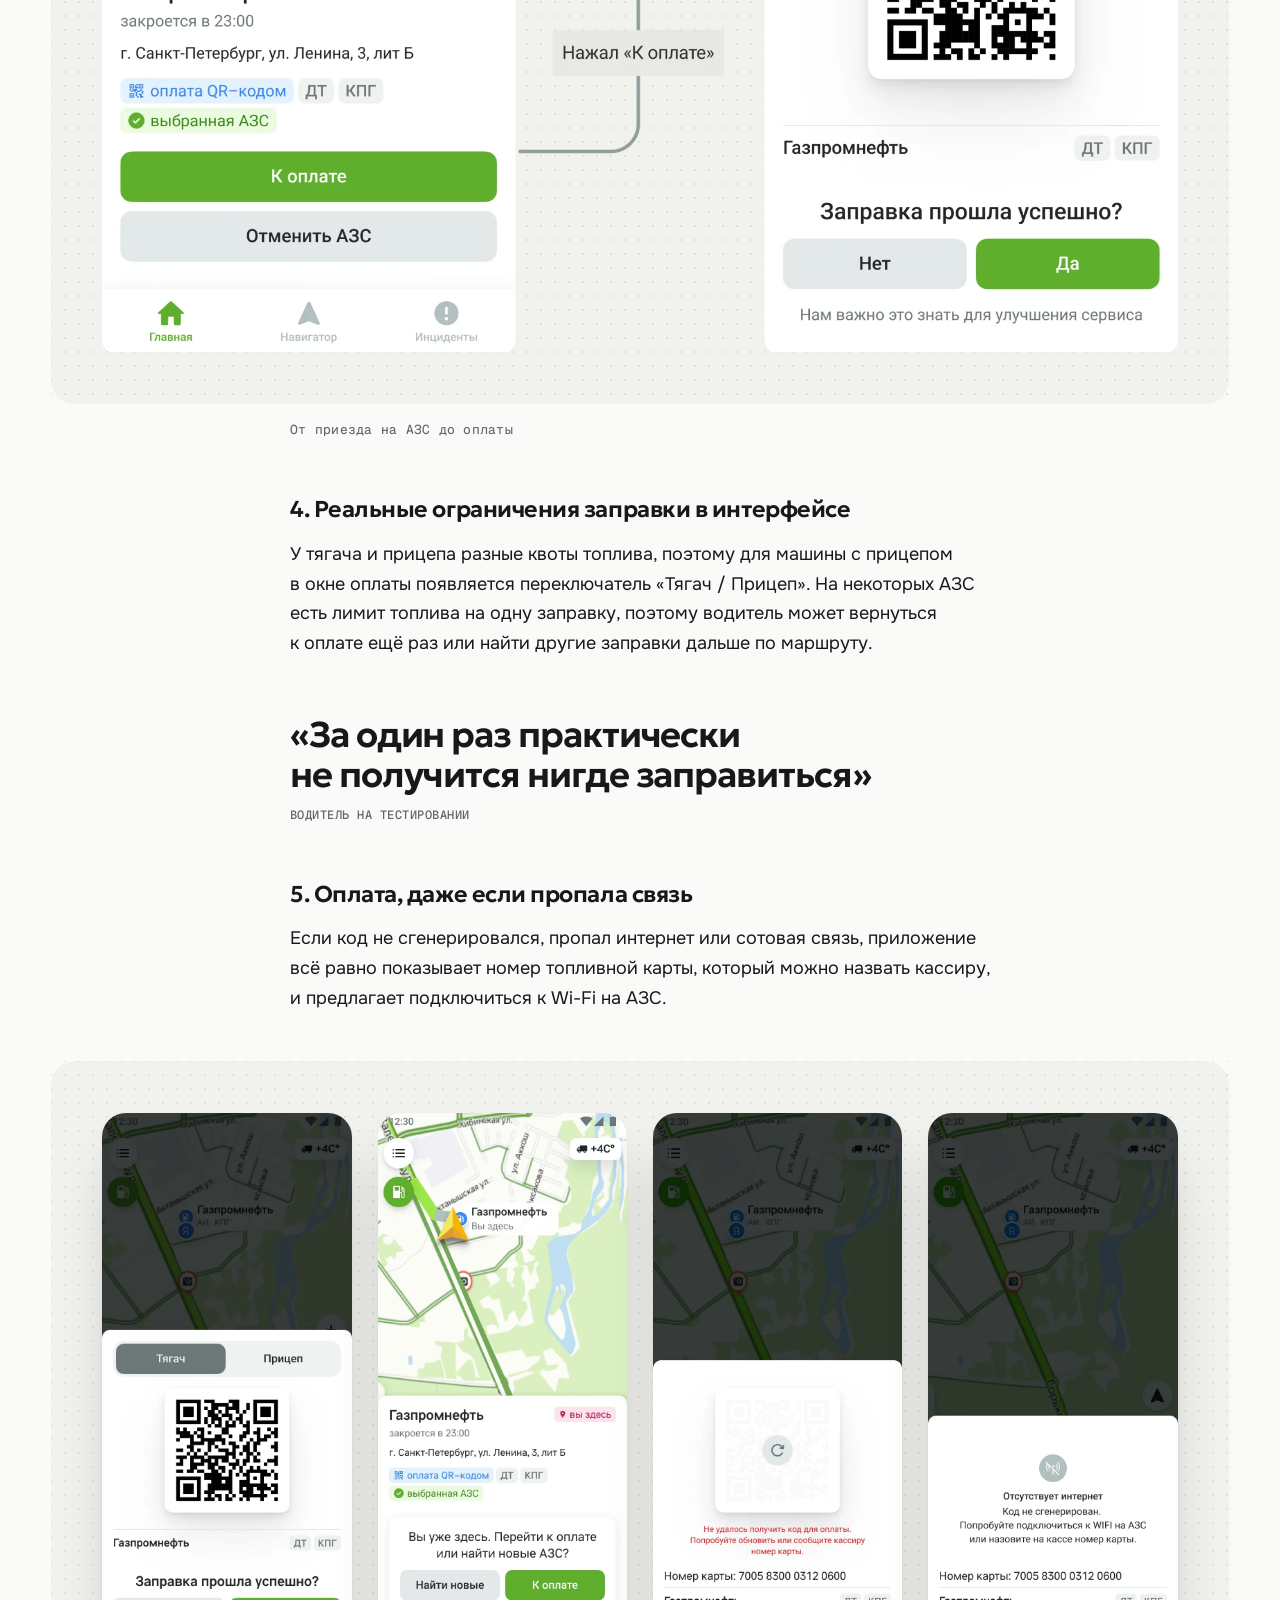
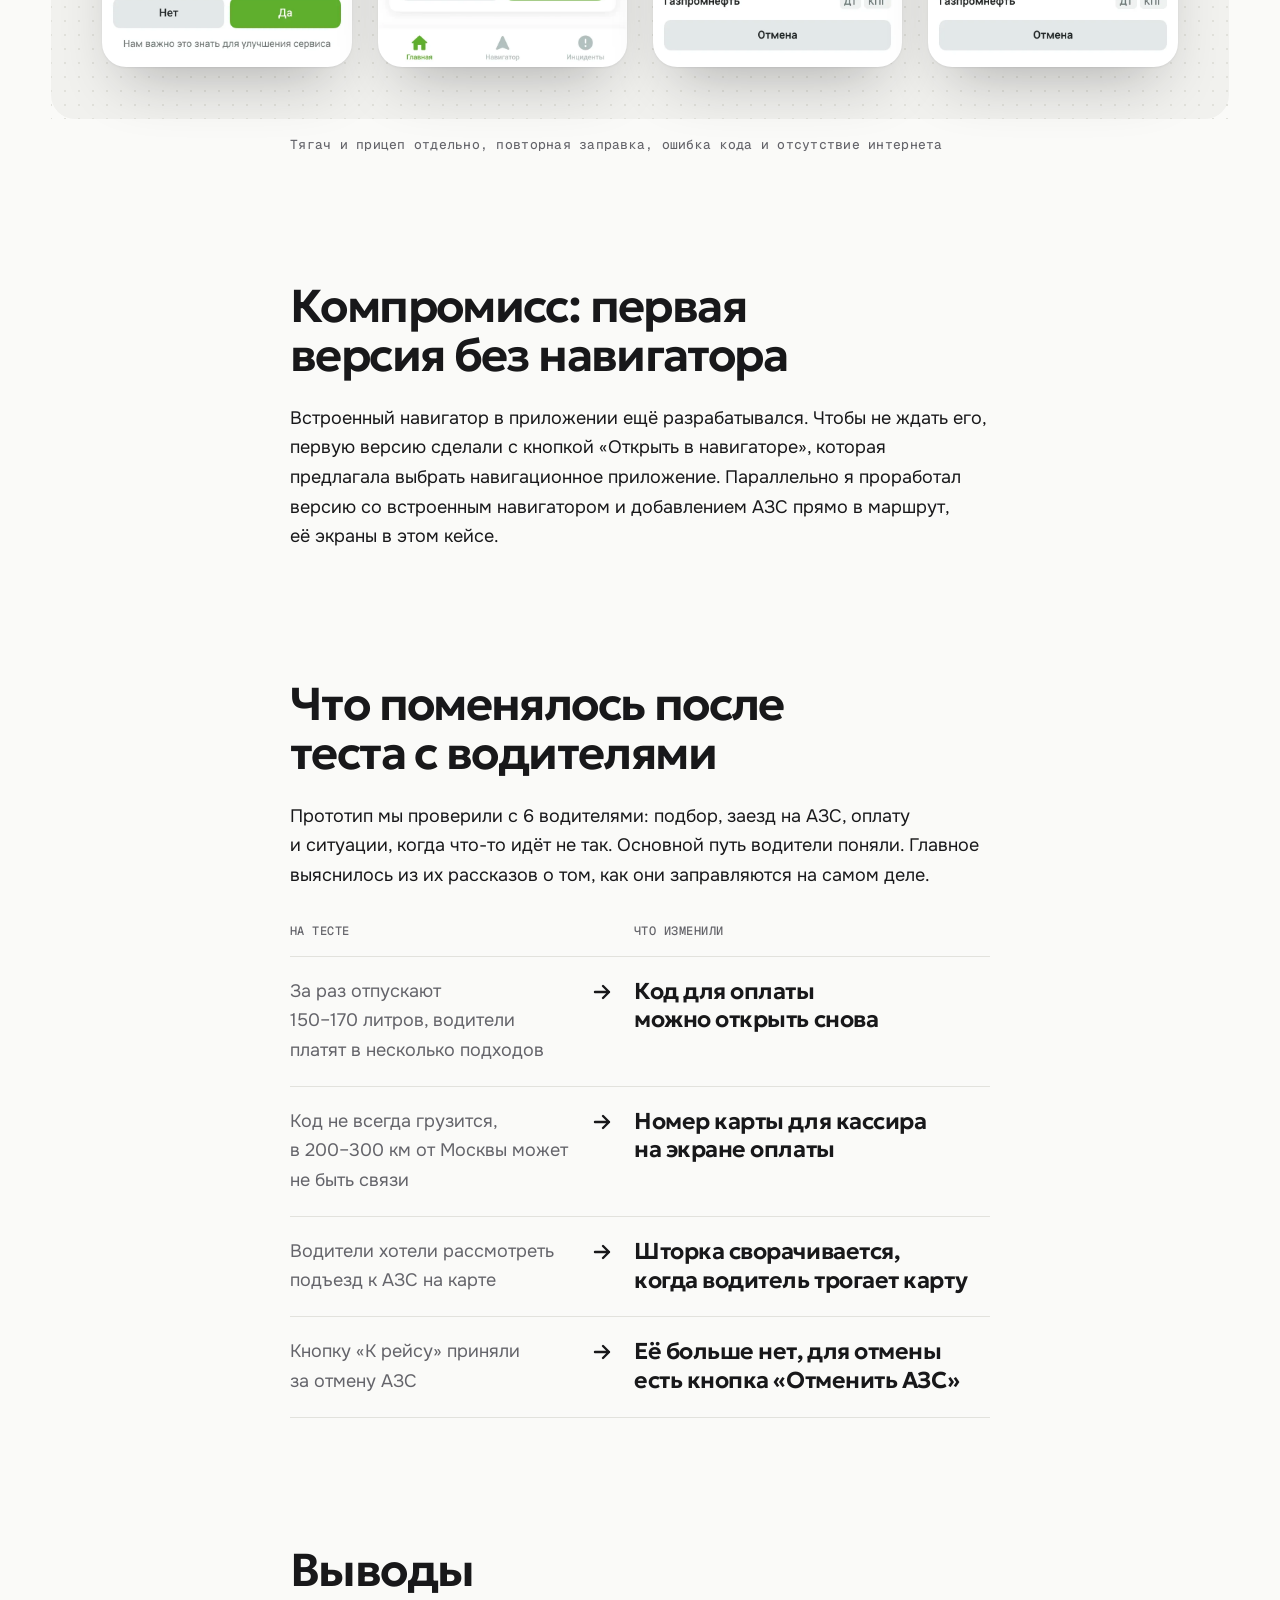
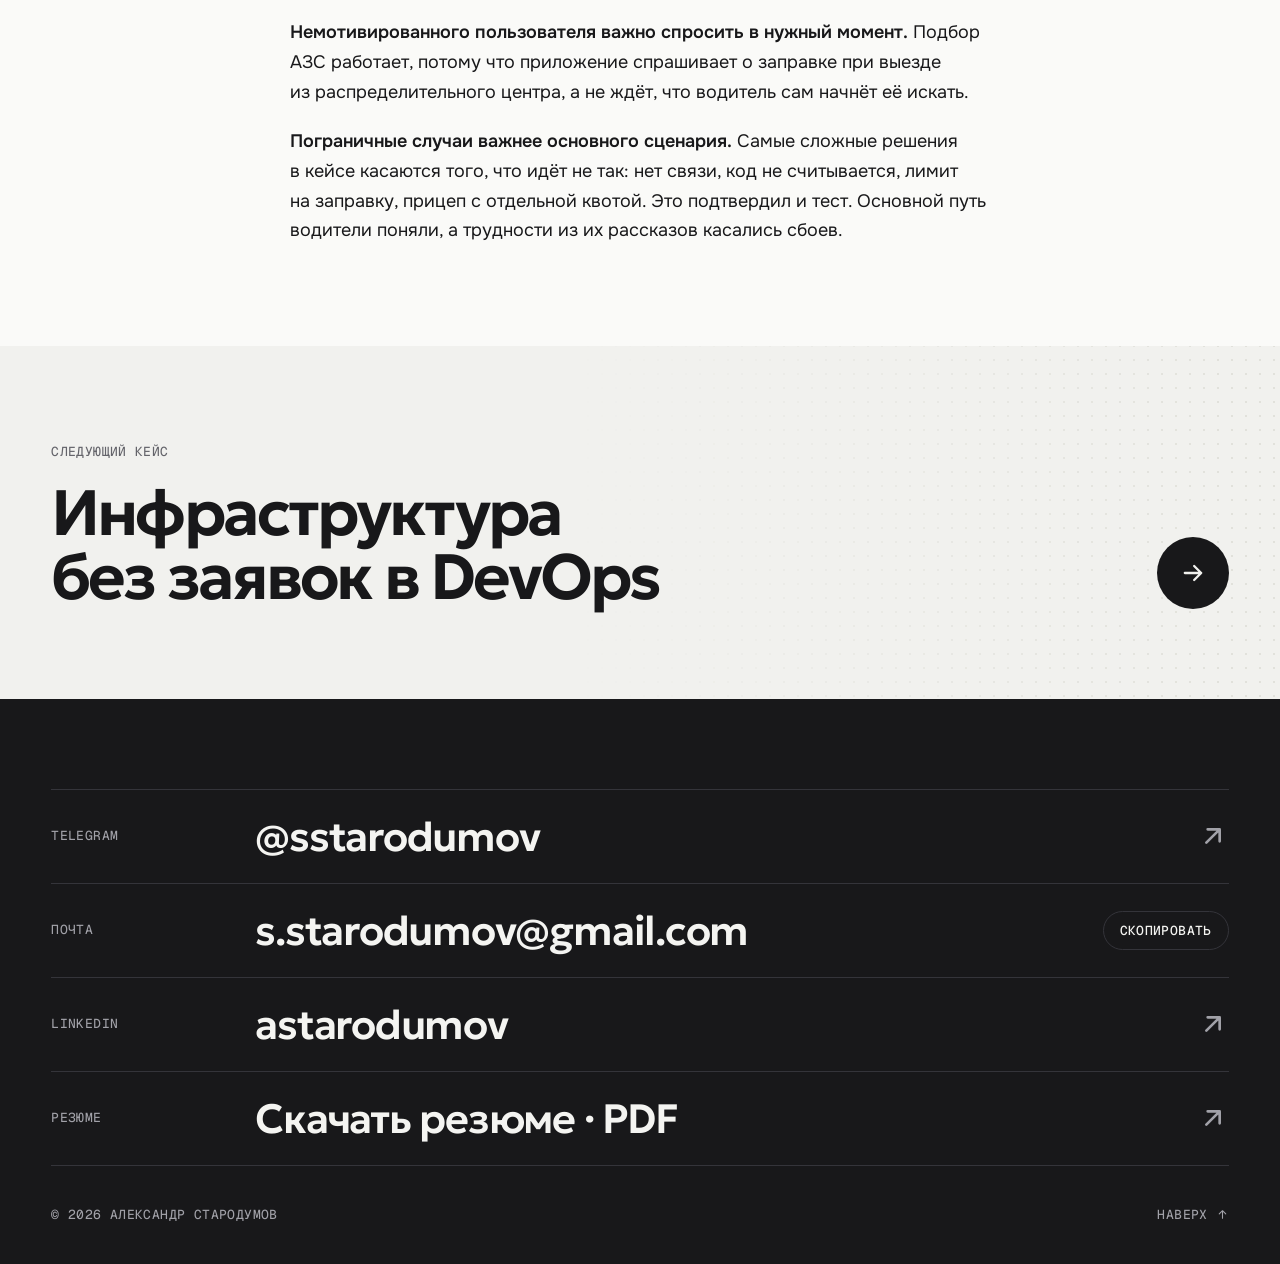
<file: cases/fuel.html>
<!doctype html>
<html lang="ru">
<head>
  <meta charset="utf-8">
  <meta name="viewport" content="width=device-width, initial-scale=1, viewport-fit=cover">
  <title>Подбор выгодных АЗС в рейсе · Александр Стародумов</title>
  <meta name="description" content="Кейс: подбор АЗС и оплата топлива в мобильном приложении для водителей доставки, включая работу без интернета.">
  <meta property="og:type" content="article">
  <meta property="og:title" content="Подбор выгодных АЗС в рейсе">
  <meta property="og:description" content="Кейс продуктового дизайнера: MVP подбора АЗС в приложении для водителей доставки.">
  <meta property="og:image" content="https://starodumov.site/assets/img/fuel/cover.webp">
  <meta property="og:locale" content="ru_RU">
  <link rel="icon" href="../favicon.ico" sizes="32x32">
  <link rel="icon" href="../favicon.svg" type="image/svg+xml">
  <link rel="apple-touch-icon" href="../apple-touch-icon.png">
  <link rel="stylesheet" href="../assets/fonts.css">
  <link rel="stylesheet" href="../assets/style.css">
</head>
<body id="top" class="case-page">
  <header class="site-header" data-header>
    <div class="wrap header-in">
      <a class="brand" href="../index.html"><span class="brand-mark">АС</span><span class="brand-name">Александр Стародумов</span></a>
      <span class="header-section mono" data-current-section aria-hidden="true"></span>
      <nav class="nav">
        <a href="../index.html#work">Кейсы</a>
        <a href="../index.html#approach">Подход</a>
        <a class="btn btn-ink btn-sm" href="#contacts">Связаться</a>
      </nav>
    </div>
    <div class="progress" data-progress></div>
  </header>

  <main>
    <section class="case-hero case-hero--fuel">
      <div class="wrap">
        <a class="back mono" href="../index.html#work"><svg class="i" viewBox="0 0 24 24" aria-hidden="true"><path d="M19 12H5M11 18l-6-6 6-6"/></svg> Все кейсы</a>
        <div class="case-tags mono"><span>Мобильное приложение</span><span>Водители доставки</span><span>MVP</span><span>2024</span></div>
        <h1 class="case-title">Подбор выгодных АЗС в рейсе</h1>
        <p class="case-lead">Компания хотела экономить на топливе, подбирая водителям АЗС с выгодной ценой по маршруту. Сам водитель выгодную АЗС искать не станет, а интернета на заправке может не быть. Я спроектировал подбор, добавление АЗС в маршрут и оплату так, чтобы этот шаг нельзя было пропустить и чтобы водитель мог заплатить, даже если пропала связь.</p>
        <figure class="case-cover flat">
          <img fetchpriority="high" src="../assets/img/fuel/cover.webp" alt="Экраны приложения для водителей: топливные карты, рекомендованные АЗС и путевые листы" width="1800" height="1022">
          <figcaption>Мобильное приложение для водителей</figcaption>
        </figure>
      </div>
    </section>

    <section class="summary wrap">
      <div class="result">
        <p class="eyebrow mono">Результат</p>
        <div class="result-metrics">
          <div class="metric"><div class="metric-line"><span class="from">Нет связи</span><svg class="i" viewBox="0 0 24 24" aria-label="стало"><path d="M5 12h14M13 6l6 6-6 6"/></svg><span class="to">номер карты на экране</span></div><span class="metric-label mono">водитель заплатит, даже если пропала связь или не загрузился код</span></div>
          <div class="metric"><div class="metric-line"><span class="from">Отказ от АЗС</span><svg class="i" viewBox="0 0 24 24" aria-label="стало"><path d="M5 12h14M13 6l6 6-6 6"/></svg><span class="to">уточнение для алгоритма</span></div><span class="metric-label mono">каждый отказ объясняет, что улучшить в подборе</span></div>
        </div>
        <p class="result-note">Функциональность в проде. Обе версии MVP проверены с водителями на интерактивных прототипах, в тестировании участвовали 6 водителей.</p>
      </div>
      <dl class="meta mono-dt">
            <div><dt>Роль</dt><dd>Продуктовый дизайнер</dd></div>
            <div><dt>Сроки</dt><dd>4 недели, включая дизайн, обсуждения и согласования с ПМ и аналитиком, 2024</dd></div>
            <div><dt>Статус</dt><dd>Реализовано, в проде</dd></div>
            <div><dt>Команда</dt><dd>Менеджер продукта, аналитик, разработчики</dd></div>
            <div><dt>Что делал</dt><dd>Требования с бизнесом и разработкой, job stories и сценарии, прототипы и тесты с водителями, проектирование интерфейса</dd></div>
          </dl>
    </section>

    <article class="case-body wrap">
      <div class="prose">

        <h2 id="s1" class="reveal">Водитель не станет подбирать заправку сам</h2>
        <p>Приложение для водителей доставки помогает пройти рейс без бумажных документов, а компании — видеть выполнение рейсов в реальном времени. Одна из целей продукта — экономия на топливе: приложение подбирает АЗС с выгодной ценой по маршруту. Моя задача — спроектировать MVP подбора и добавления рекомендованных АЗС в маршрут.</p>
        <p>Сложность была в трёх вещах:</p>
        <ul>
          <li><b>Мотивация.</b> Водители не мотивированы подбирать заправку через приложение. Значит, шаг нельзя дать пропустить, а при отказе нужно узнать причину.</li>
          <li><b>Отказ от выбранной АЗС.</b> Если водитель выбрал заправку, но не заехал или не заправился, нужно понять почему: большая очередь, нет подъезда для грузовика. Без этого алгоритм подбора не улучшить.</li>
          <li><b>Оплата без гарантий.</b> Заправляются по виртуальной топливной карте, по сути QR-коду. Нужно было решить, как заправиться, если пропал интернет, код не загрузился или не определилась геопозиция.</li>
        </ul>

        <h2 id="s2" class="reveal">Сначала договорились, что вообще возможно</h2>
        <p>Многое в сценарии зависело от того, что умеют топливные компании и наша инфраструктура. Поэтому я начал с требований вместе с бизнесом, менеджером продукта, аналитиками и разработчиками: что делать без интернета, как быть, если водитель сделает скриншот QR-кода и заправит личную машину, и так далее.</p>
        <p>Дальше я описал job stories, основной сценарий и альтернативные: каждую ситуацию, в которой водитель уходит с основного пути.</p>
        <div class="table-wrap">
          <table>
            <thead><tr><th>Ситуация</th><th>Что делает приложение</th></tr></thead>
            <tbody>
              <tr><td>АЗС по маршруту не нашлись</td><td>Показывает доступные топливные карты, водитель находит заправку сам и платит картой</td></tr>
              <tr><td>Водитель приехал на АЗС, не нажав «Заехать»</td><td>Определяет заправку по геопозиции и предлагает оплату</td></tr>
              <tr><td>Код для оплаты не считывается</td><td>Даёт запросить код повторно и показывает номер топливной карты для кассира</td></tr>
              <tr><td>Код для оплаты не загрузился</td><td>Предлагает получить код по СМС</td></tr>
              <tr><td>Водитель случайно ответил, что заправился</td><td>Пока водитель на АЗС, предлагает вернуться к оплате</td></tr>
              <tr><td>Приложение закрылось или упало</td><td>Открывается на последнем экране, если прошло немного времени, иначе на экране рейса</td></tr>
            </tbody>
          </table>
        </div>

        <h2 id="s3" class="reveal">Ключевые решения</h2>

        <h3>1. Приложение само спрашивает про заправку</h3>
        <p>Водитель не будет искать подбор АЗС в меню. Поэтому вопрос «Вам потребуется заправка в рейсе?» появляется при выезде из распределительного центра, когда водитель и так смотрит в приложение. Дальше он видит подобранные АЗС, может посмотреть подъезд на карте и одной кнопкой «Заехать» добавить заправку в маршрут.</p>
        <figure class="wide reveal">
          <div class="canvas flat"><img src="../assets/img/fuel/ask.webp" alt="Экран выезда из распределительного центра и вопрос, потребуется ли заправка" width="1800" height="1442" loading="lazy"></div>
          <figcaption>Вопрос о заправке при выезде из распределительного центра</figcaption>
        </figure>
        <figure class="wide reveal">
          <div class="canvas flat"><img src="../assets/img/fuel/pick.webp" alt="Список рекомендованных АЗС и добавление выбранной в маршрут" width="1800" height="966" loading="lazy"></div>
          <figcaption>Выбор из подобранных АЗС: «На карте» или «Заехать». После выбора кнопка подбора становится зелёной, а приложение сообщает, что АЗС добавлена в маршрут</figcaption>
        </figure>

        <h3>2. Отказ от АЗС только с причиной</h3>
        <p>Если водитель отменяет выбранную заправку, он выбирает причину из списка. Список собран из реальных ситуаций в рейсе: большая очередь, нет подъезда для грузового транспорта, АЗС на другой стороне дороги, карту не принимают, не работает QR-код. Это одна короткая форма для водителя и данные, без которых алгоритм подбора не улучшить. На тесте водители подтвердили, что причин в списке хватает. А ситуации из их рассказов в нём уже есть.</p>
        <figure class="wide reveal">
          <div class="canvas flat"><img src="../assets/img/fuel/refuse.webp" alt="Экран «Почему не заправились?» со списком причин и подтверждением отправки" width="1800" height="920" loading="lazy"></div>
          <figcaption>Причина отказа и благодарность за ответ</figcaption>
        </figure>

        <h3>3. Оплата без лишних действий</h3>
        <p>Если приложение определило, что водитель на выбранной АЗС, код для оплаты открывается сам. Если геопозиция не определилась, код открывается кнопкой «К оплате». QR-код генерирует топливная компания, он обновляется каждые 5 минут. После оплаты приложение спрашивает, прошла ли заправка успешно.</p>
        <figure class="wide reveal">
          <div class="canvas flat"><img src="../assets/img/fuel/pay.webp" alt="Приезд на АЗС, кнопка «К оплате», QR-код и вопрос об успешной заправке" width="1800" height="1532" loading="lazy"></div>
          <figcaption>От приезда на АЗС до оплаты</figcaption>
        </figure>

        <h3>4. Реальные ограничения заправки в интерфейсе</h3>
        <p>У тягача и прицепа разные квоты топлива, поэтому для машины с прицепом в окне оплаты появляется переключатель «Тягач / Прицеп». На некоторых АЗС есть лимит топлива на одну заправку, поэтому водитель может вернуться к оплате ещё раз или найти другие заправки дальше по маршруту.</p>
        <figure class="voice">
          <blockquote>«За один раз практически не получится нигде заправиться»</blockquote>
          <figcaption>Водитель на тестировании</figcaption>
        </figure>

        <h3>5. Оплата, даже если пропала связь</h3>
        <p>Если код не сгенерировался, пропал интернет или сотовая связь, приложение всё равно показывает номер топливной карты, который можно назвать кассиру, и предлагает подключиться к Wi-Fi на АЗС.</p>
        <figure class="wide reveal">
          <div class="canvas"><div class="phones">
            <img src="../assets/img/fuel/trailer.webp" alt="Оплата отдельно за тягач и прицеп" width="720" height="1600" loading="lazy">
            <img src="../assets/img/fuel/repeat.webp" alt="Повторная оплата или поиск новых АЗС" width="720" height="1600" loading="lazy">
            <img src="../assets/img/fuel/error.webp" alt="Ошибка получения кода: показан номер топливной карты" width="720" height="1600" loading="lazy">
            <img src="../assets/img/fuel/offline.webp" alt="Нет интернета: подсказка подключиться к Wi-Fi и номер карты" width="720" height="1600" loading="lazy">
          </div></div>
          <figcaption>Тягач и прицеп отдельно, повторная заправка, ошибка кода и отсутствие интернета</figcaption>
        </figure>

        <h2 id="s4" class="reveal">Компромисс: первая версия без навигатора</h2>
        <p>Встроенный навигатор в приложении ещё разрабатывался. Чтобы не ждать его, первую версию сделали с кнопкой «Открыть в навигаторе», которая предлагала выбрать навигационное приложение. Параллельно я проработал версию со встроенным навигатором и добавлением АЗС прямо в маршрут, её экраны в этом кейсе.</p>

        <h2 id="s5" class="reveal">Что поменялось после теста с водителями</h2>
        <p>Прототип мы проверили с 6 водителями: подбор, заезд на АЗС, оплату и ситуации, когда что-то идёт не так. Основной путь водители поняли. Главное выяснилось из их рассказов о том, как они заправляются на самом деле.</p>
        <div class="pairs">
          <div class="pairs-row pairs-head" aria-hidden="true"><span>На тесте</span><span></span><span>Что изменили</span></div>
          <div class="pairs-row"><span class="was">За раз отпускают 150–⁠170 литров, водители платят в несколько подходов</span><svg class="i" viewBox="0 0 24 24" aria-hidden="true"><path d="M5 12h14M13 6l6 6-6 6"/></svg><span class="now">Код для оплаты можно открыть снова</span></div>
          <div class="pairs-row"><span class="was">Код не всегда грузится, в 200–⁠300 км от Москвы может не быть связи</span><svg class="i" viewBox="0 0 24 24" aria-hidden="true"><path d="M5 12h14M13 6l6 6-6 6"/></svg><span class="now">Номер карты для кассира на экране оплаты</span></div>
          <div class="pairs-row"><span class="was">Водители хотели рассмотреть подъезд к АЗС на карте</span><svg class="i" viewBox="0 0 24 24" aria-hidden="true"><path d="M5 12h14M13 6l6 6-6 6"/></svg><span class="now">Шторка сворачивается, когда водитель трогает карту</span></div>
          <div class="pairs-row"><span class="was">Кнопку «К рейсу» приняли за отмену АЗС</span><svg class="i" viewBox="0 0 24 24" aria-hidden="true"><path d="M5 12h14M13 6l6 6-6 6"/></svg><span class="now">Её больше нет, для отмены есть кнопка «Отменить АЗС»</span></div>
        </div>

        <h2 id="s6" class="reveal">Выводы</h2>
        <p><b>Немотивированного пользователя важно спросить в нужный момент.</b> Подбор АЗС работает, потому что приложение спрашивает о заправке при выезде из распределительного центра, а не ждёт, что водитель сам начнёт её искать.</p>
        <p><b>Пограничные случаи важнее основного сценария.</b> Самые сложные решения в кейсе касаются того, что идёт не так: нет связи, код не считывается, лимит на заправку, прицеп с отдельной квотой. Это подтвердил и тест. Основной путь водители поняли, а трудности из их рассказов касались сбоев.</p>

        </div>
    </article>

    <a class="next-case next--idp" href="idp.html">
      <div class="wrap next-in">
        <div>
          <span class="mono">Следующий кейс</span>
          <span class="next-title">Инфраструктура без заявок в DevOps</span>
        </div>
        <span class="cta-circle"><svg class="i" viewBox="0 0 24 24" aria-hidden="true"><path d="M5 12h14M13 6l6 6-6 6"/></svg></span>
      </div>
    </a>
  </main>

  <section class="contact" id="contacts">
    <div class="wrap">
      <h2 class="sr-only">Контакты</h2>
      <div class="contact-list">
        <a class="contact-row" href="https://t.me/sstarodumov"><span class="mono">Telegram</span><span class="big">@sstarodumov</span><svg class="i" viewBox="0 0 24 24" aria-hidden="true"><path d="M7 17 17 7M8 7h9v9"/></svg></a>
        <div class="contact-row"><span class="mono">Почта</span><a class="big" id="email" href="mailto:s.starodumov@gmail.com">s.starodumov<wbr>@gmail.com</a><button class="copy" type="button" data-copy="s.starodumov@gmail.com" aria-controls="email">Скопировать</button></div>
        <a class="contact-row" href="https://www.linkedin.com/in/astarodumov/"><span class="mono">LinkedIn</span><span class="big">astarodumov</span><svg class="i" viewBox="0 0 24 24" aria-hidden="true"><path d="M7 17 17 7M8 7h9v9"/></svg></a>
        <a class="contact-row" href="https://disk.yandex.ru/i/7SIRNfnMH6PnsQ"><span class="mono">Резюме</span><span class="big">Скачать резюме · PDF</span><svg class="i" viewBox="0 0 24 24" aria-hidden="true"><path d="M7 17 17 7M8 7h9v9"/></svg></a>
      </div>
    </div>
    <footer class="footer wrap mono">
      <span>© 2026 Александр Стародумов</span>
      <a href="#top">Наверх <svg class="i" viewBox="0 0 24 24" aria-hidden="true"><path d="M12 19V5M6 11l6-6 6 6"/></svg></a>
    </footer>
  </section>

  <script src="../assets/site.js"></script>
</body>
</html>
</file>
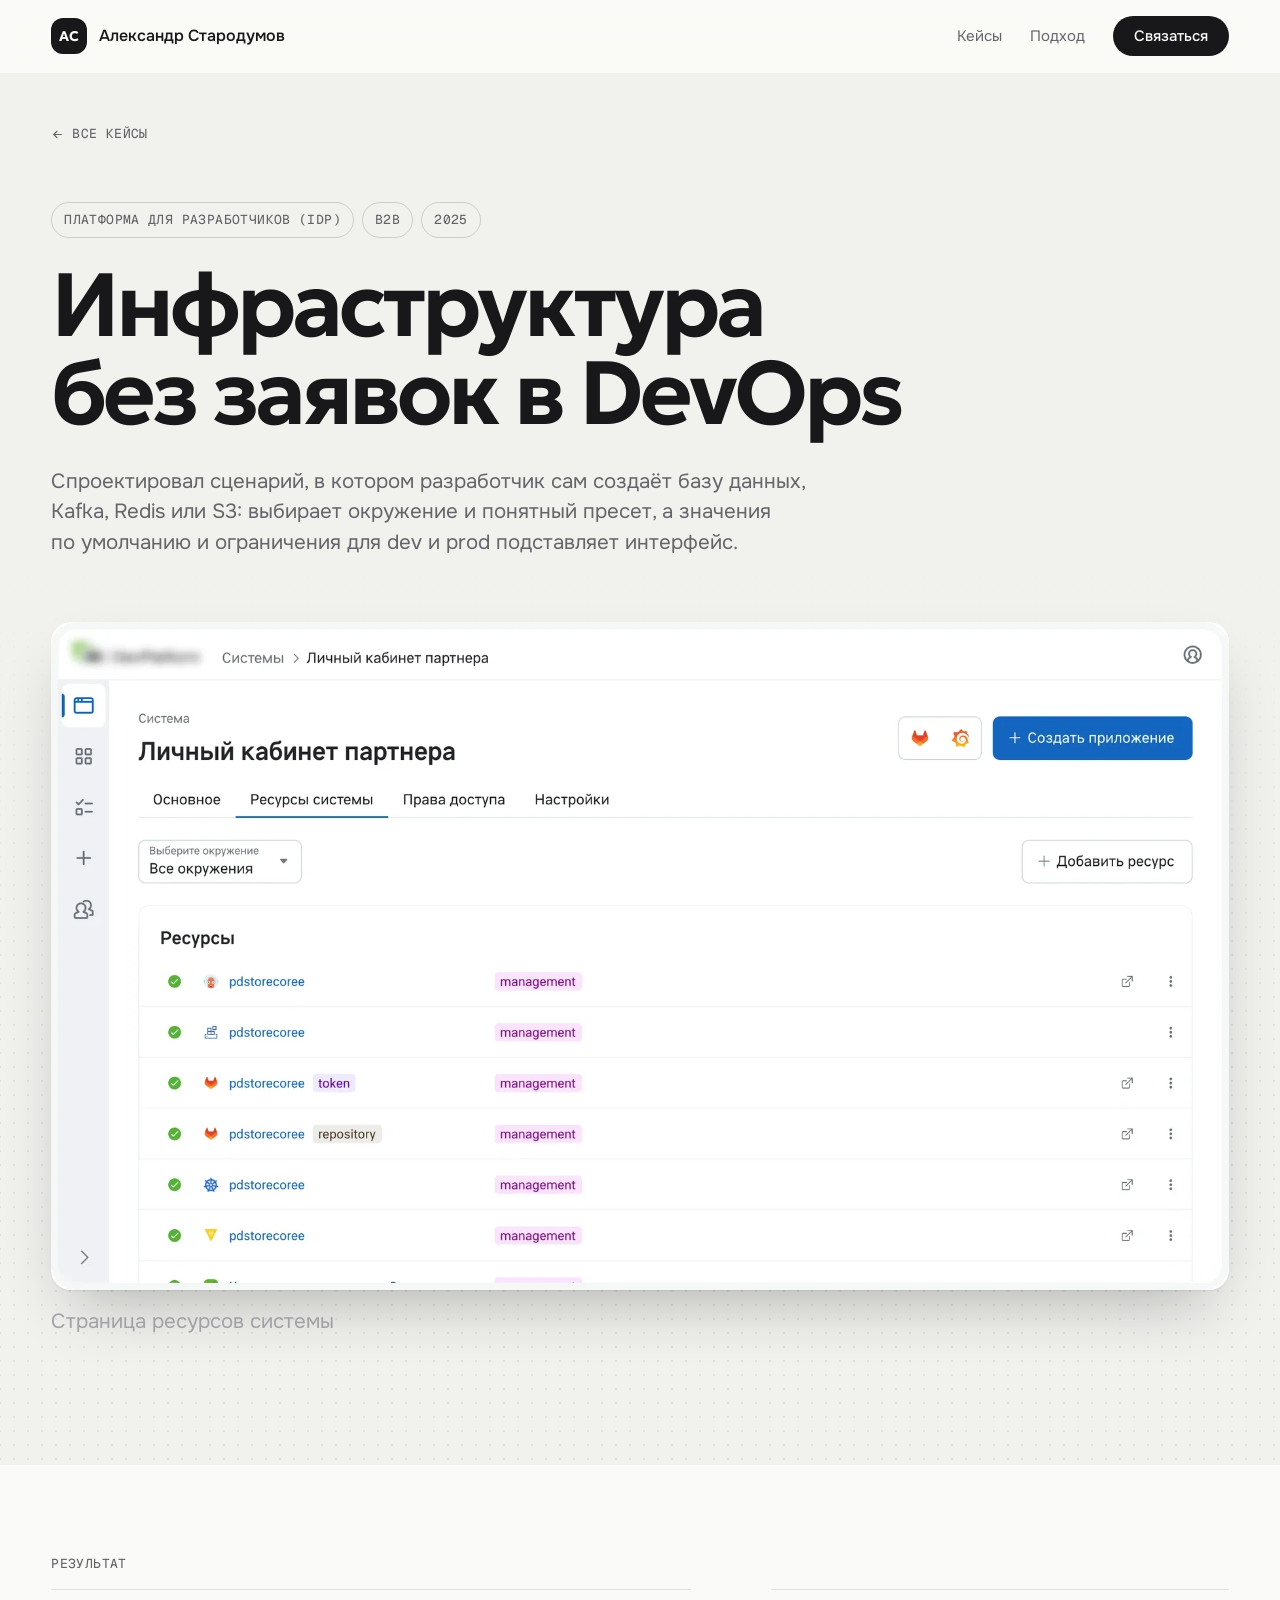
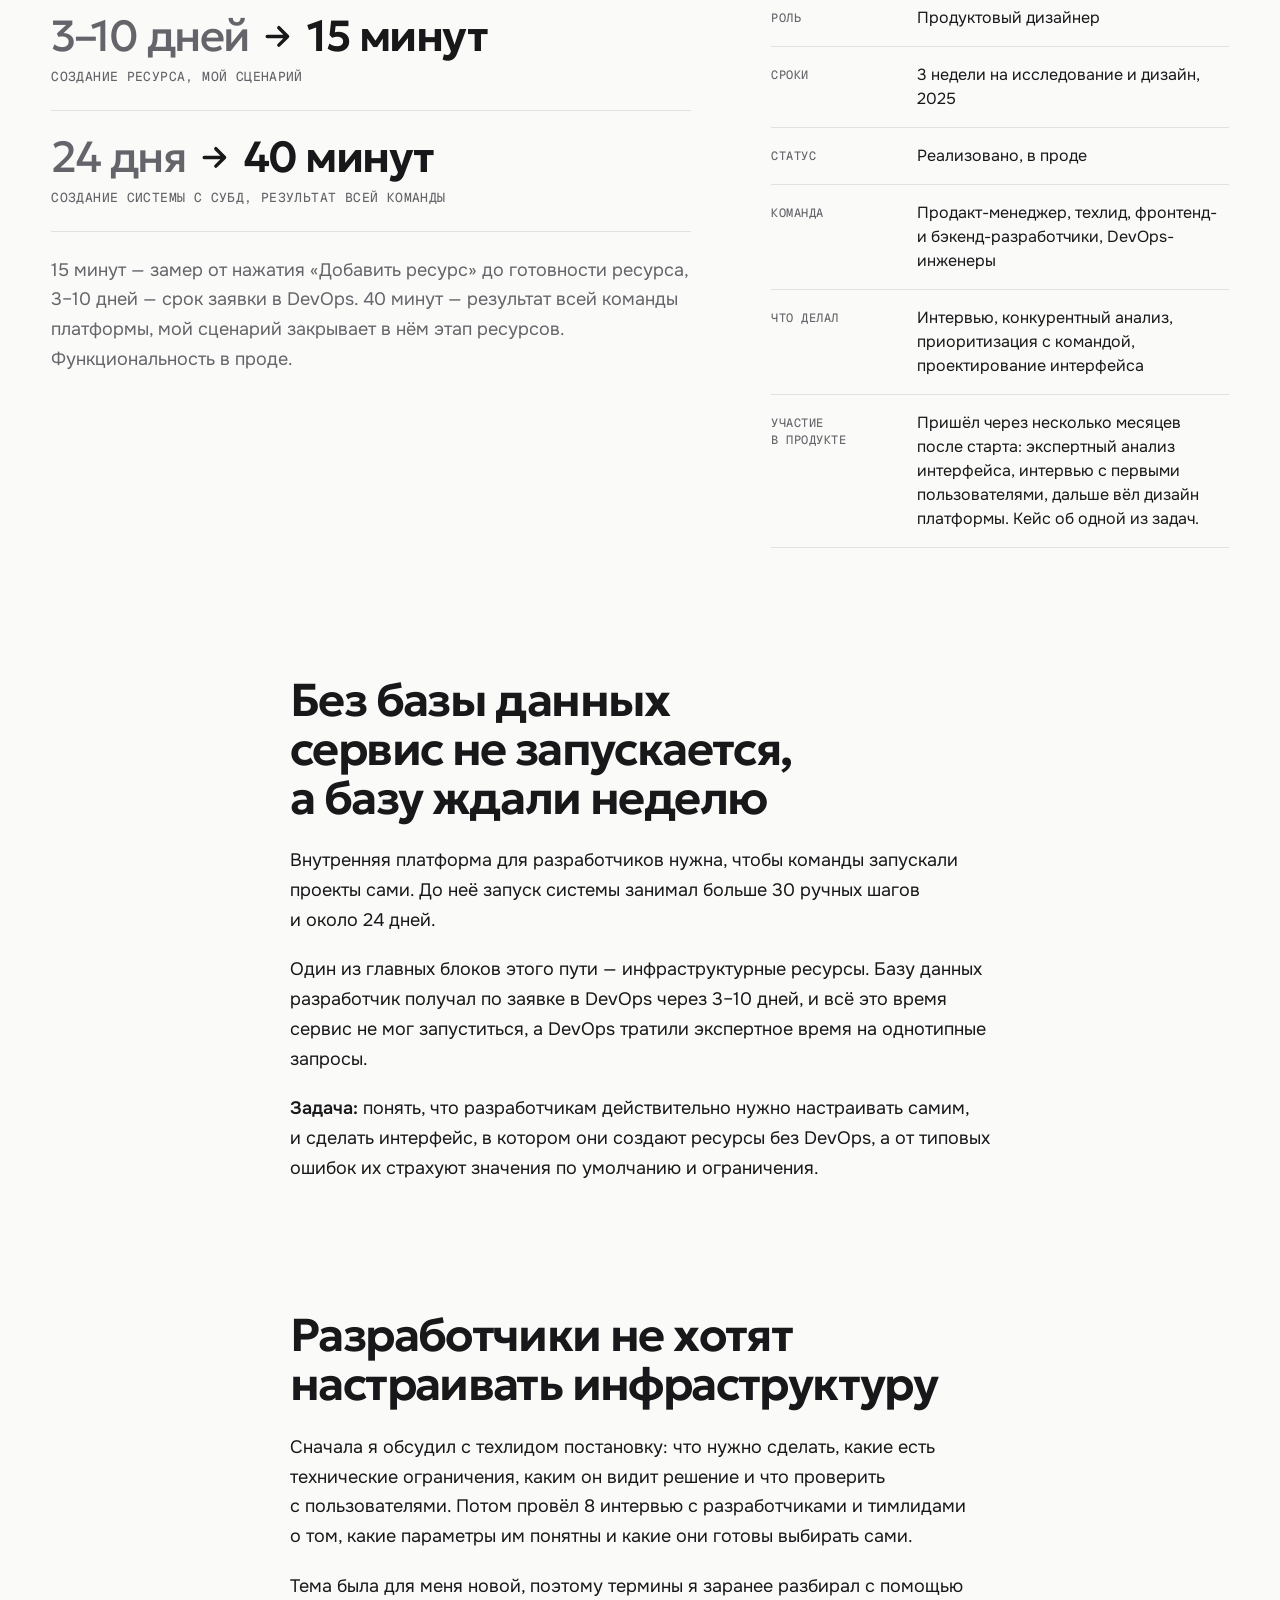
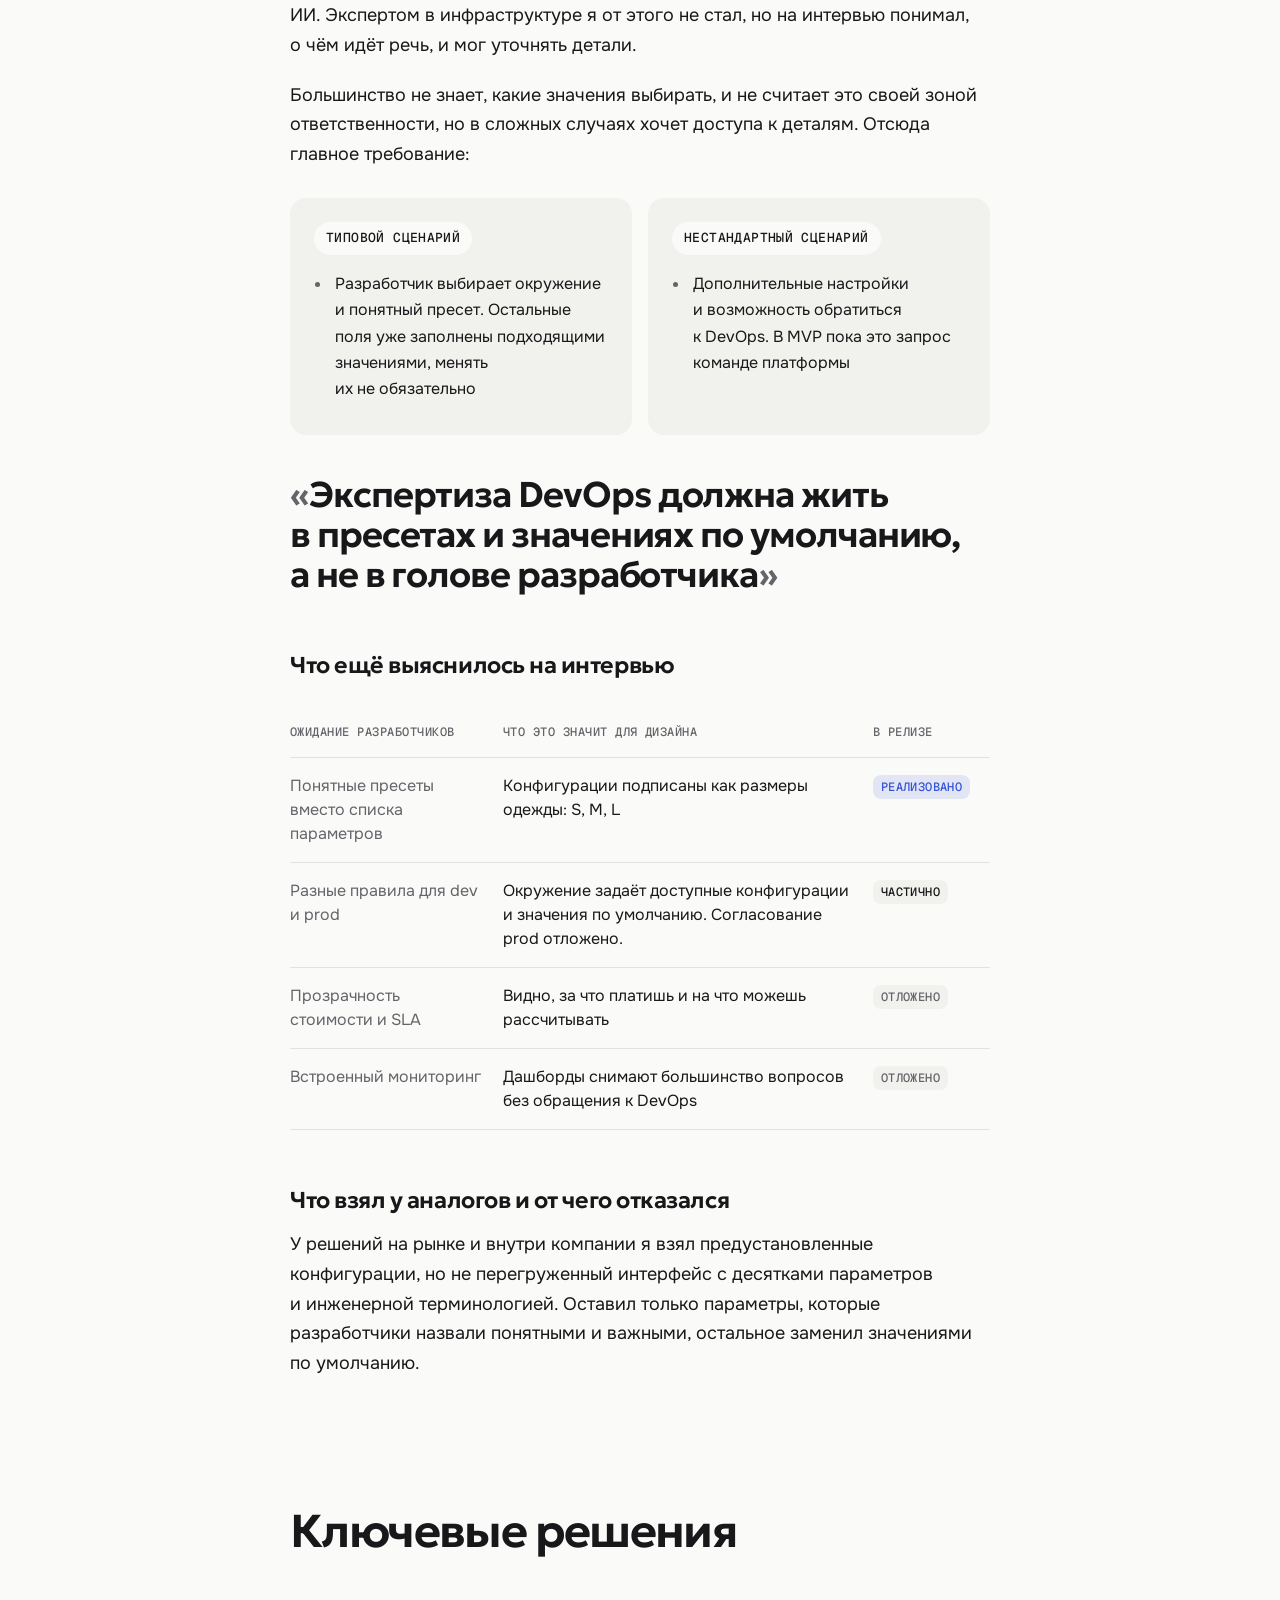
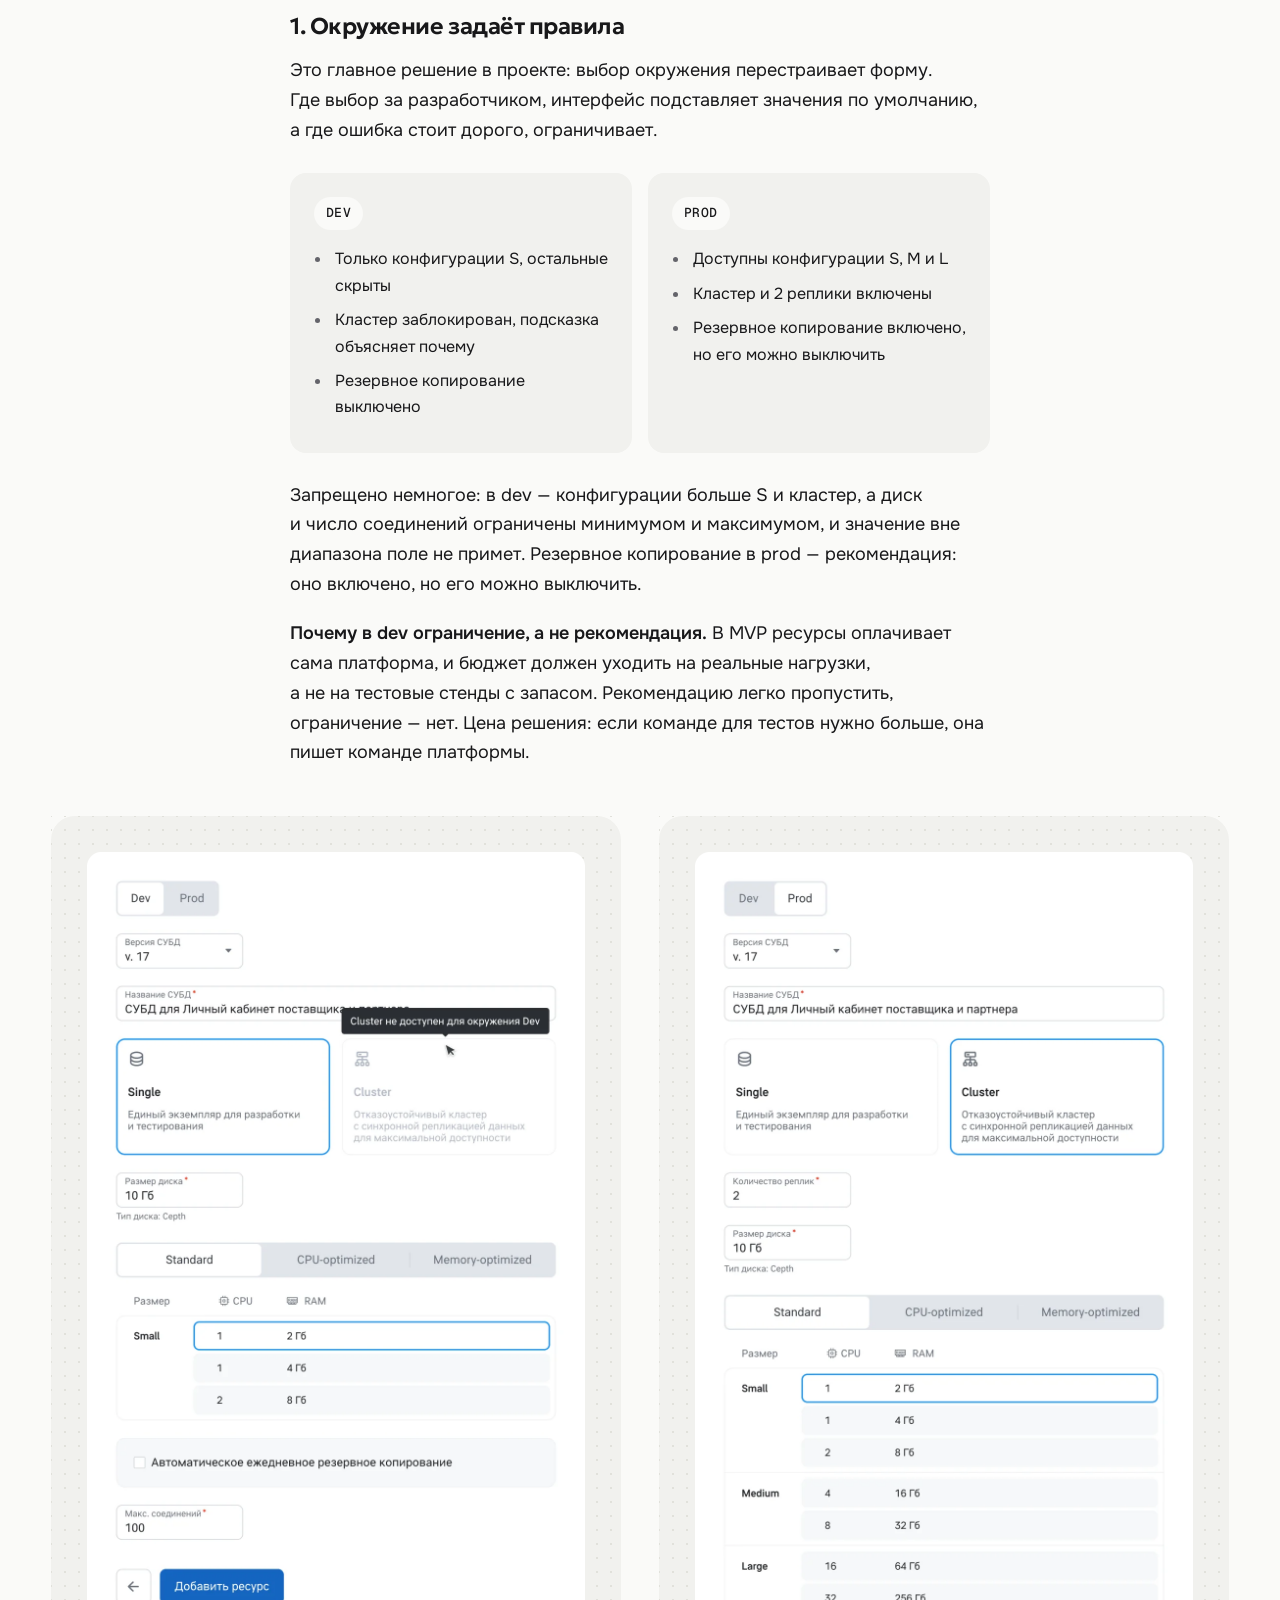
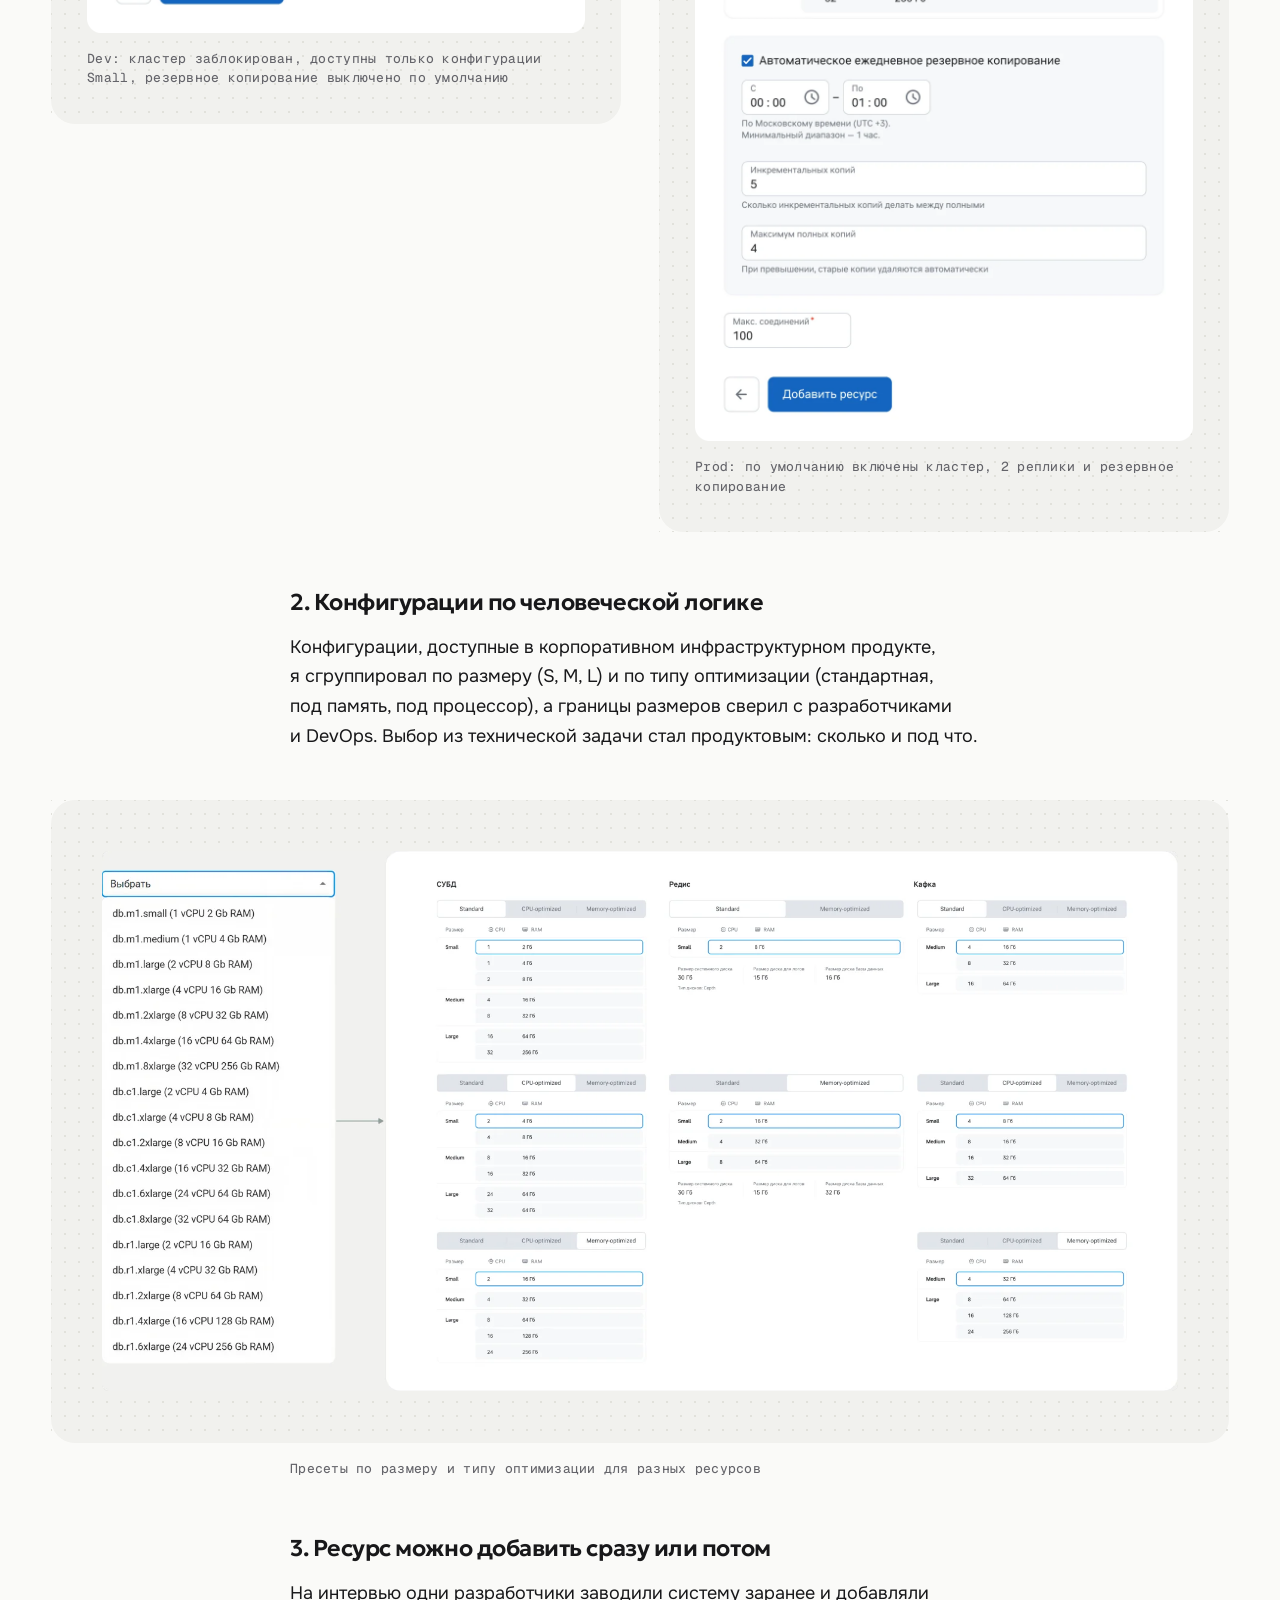
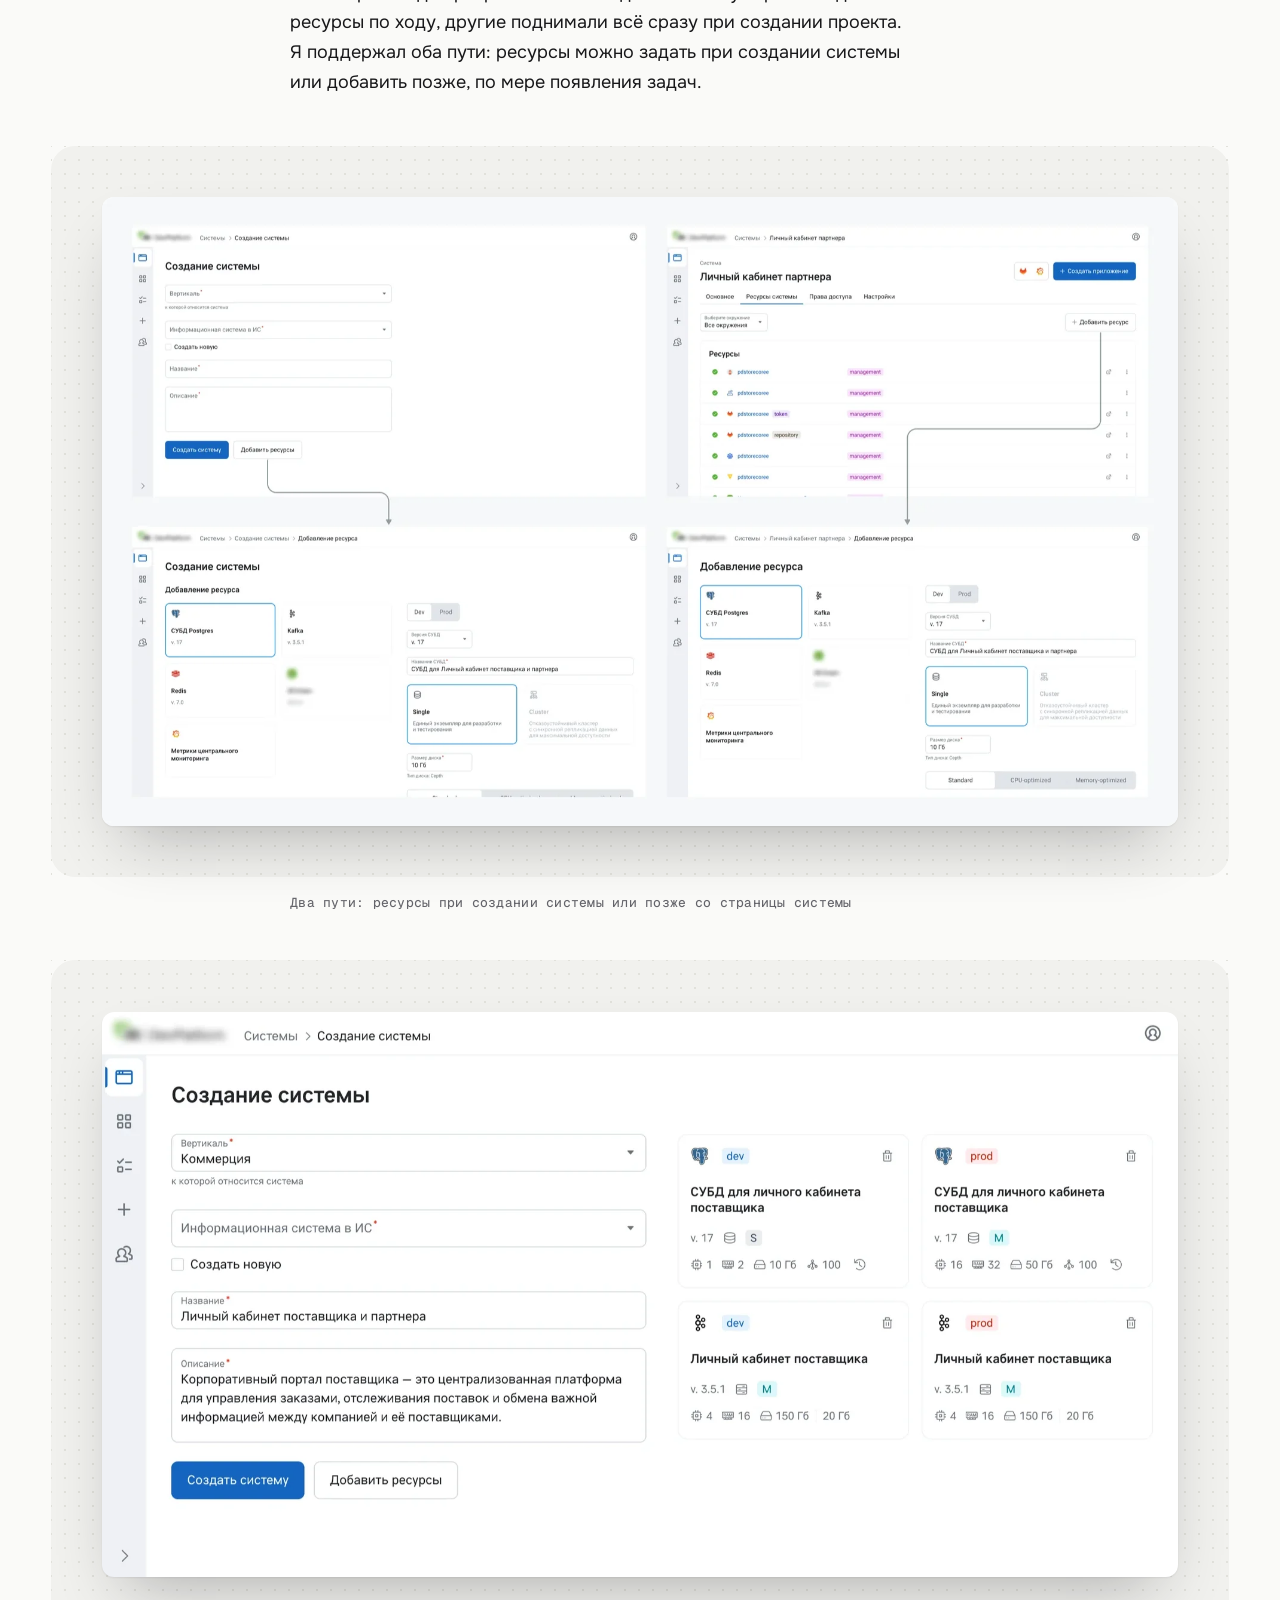
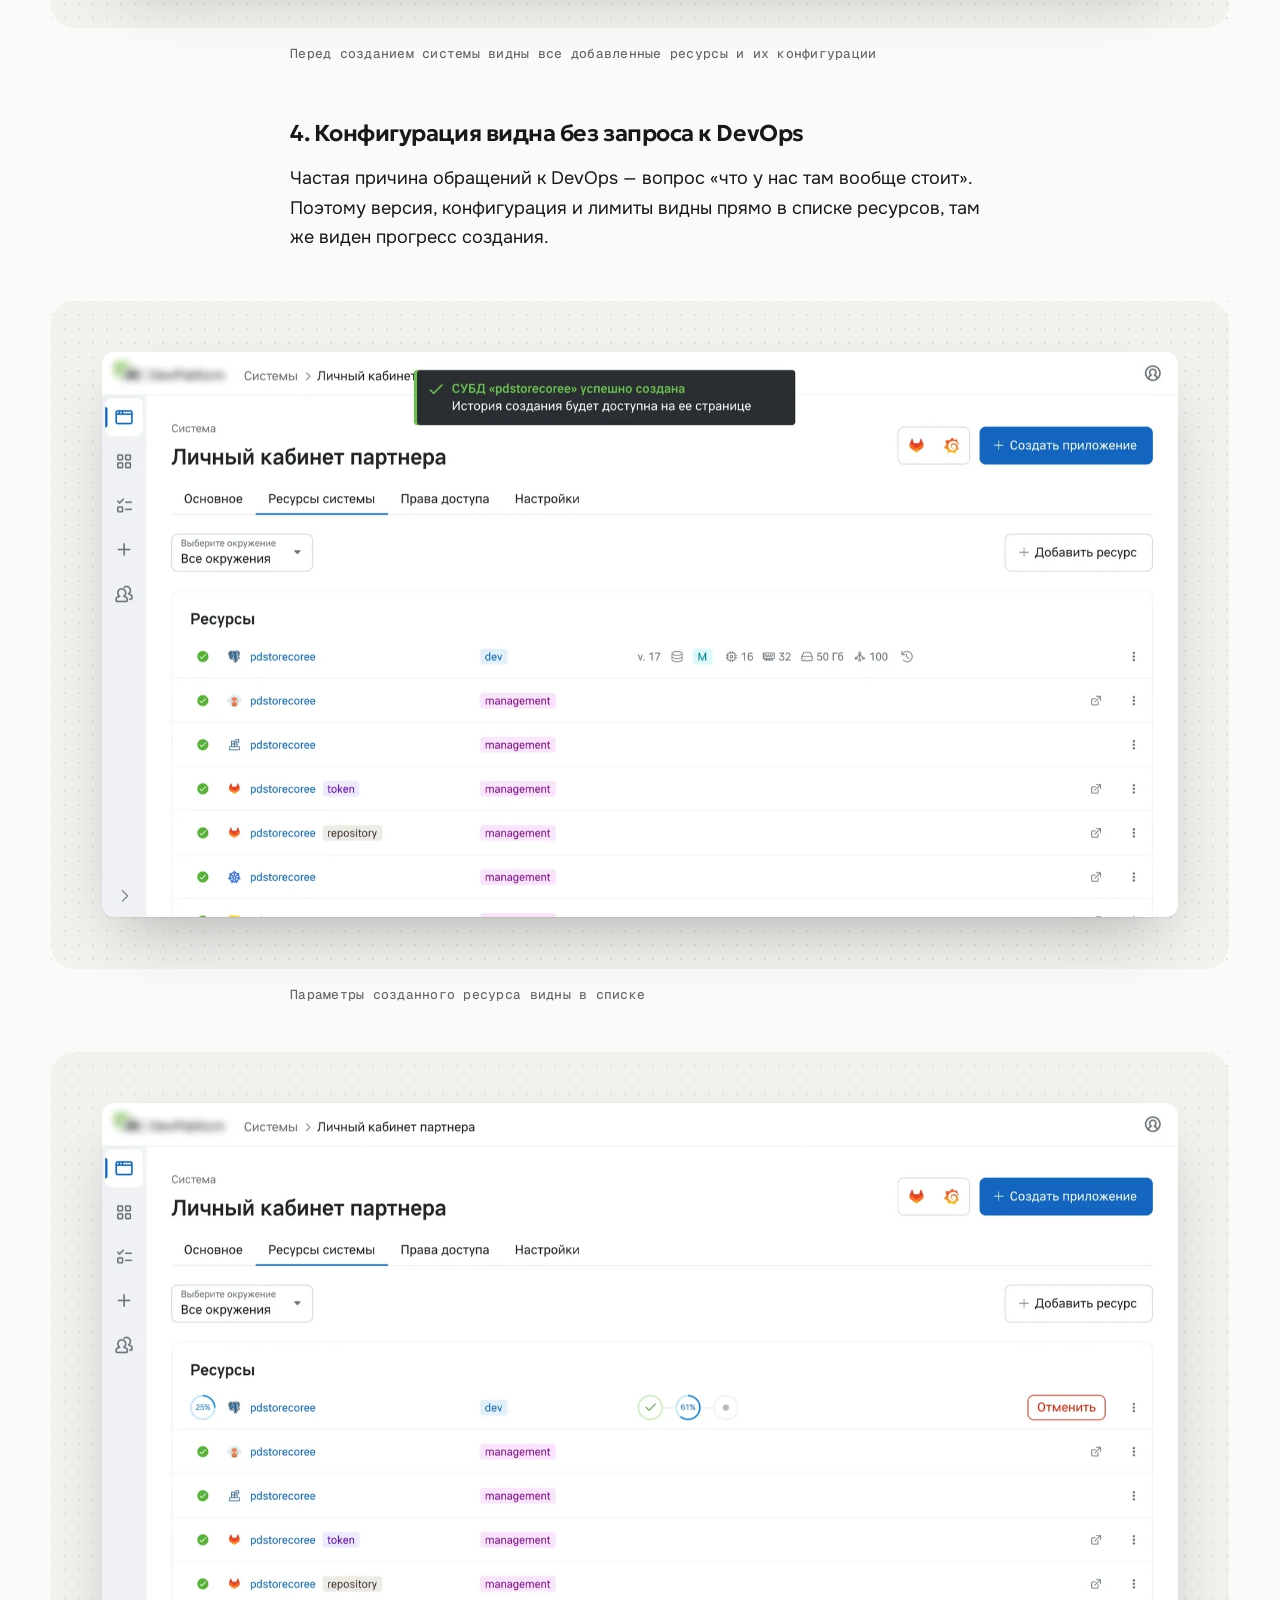
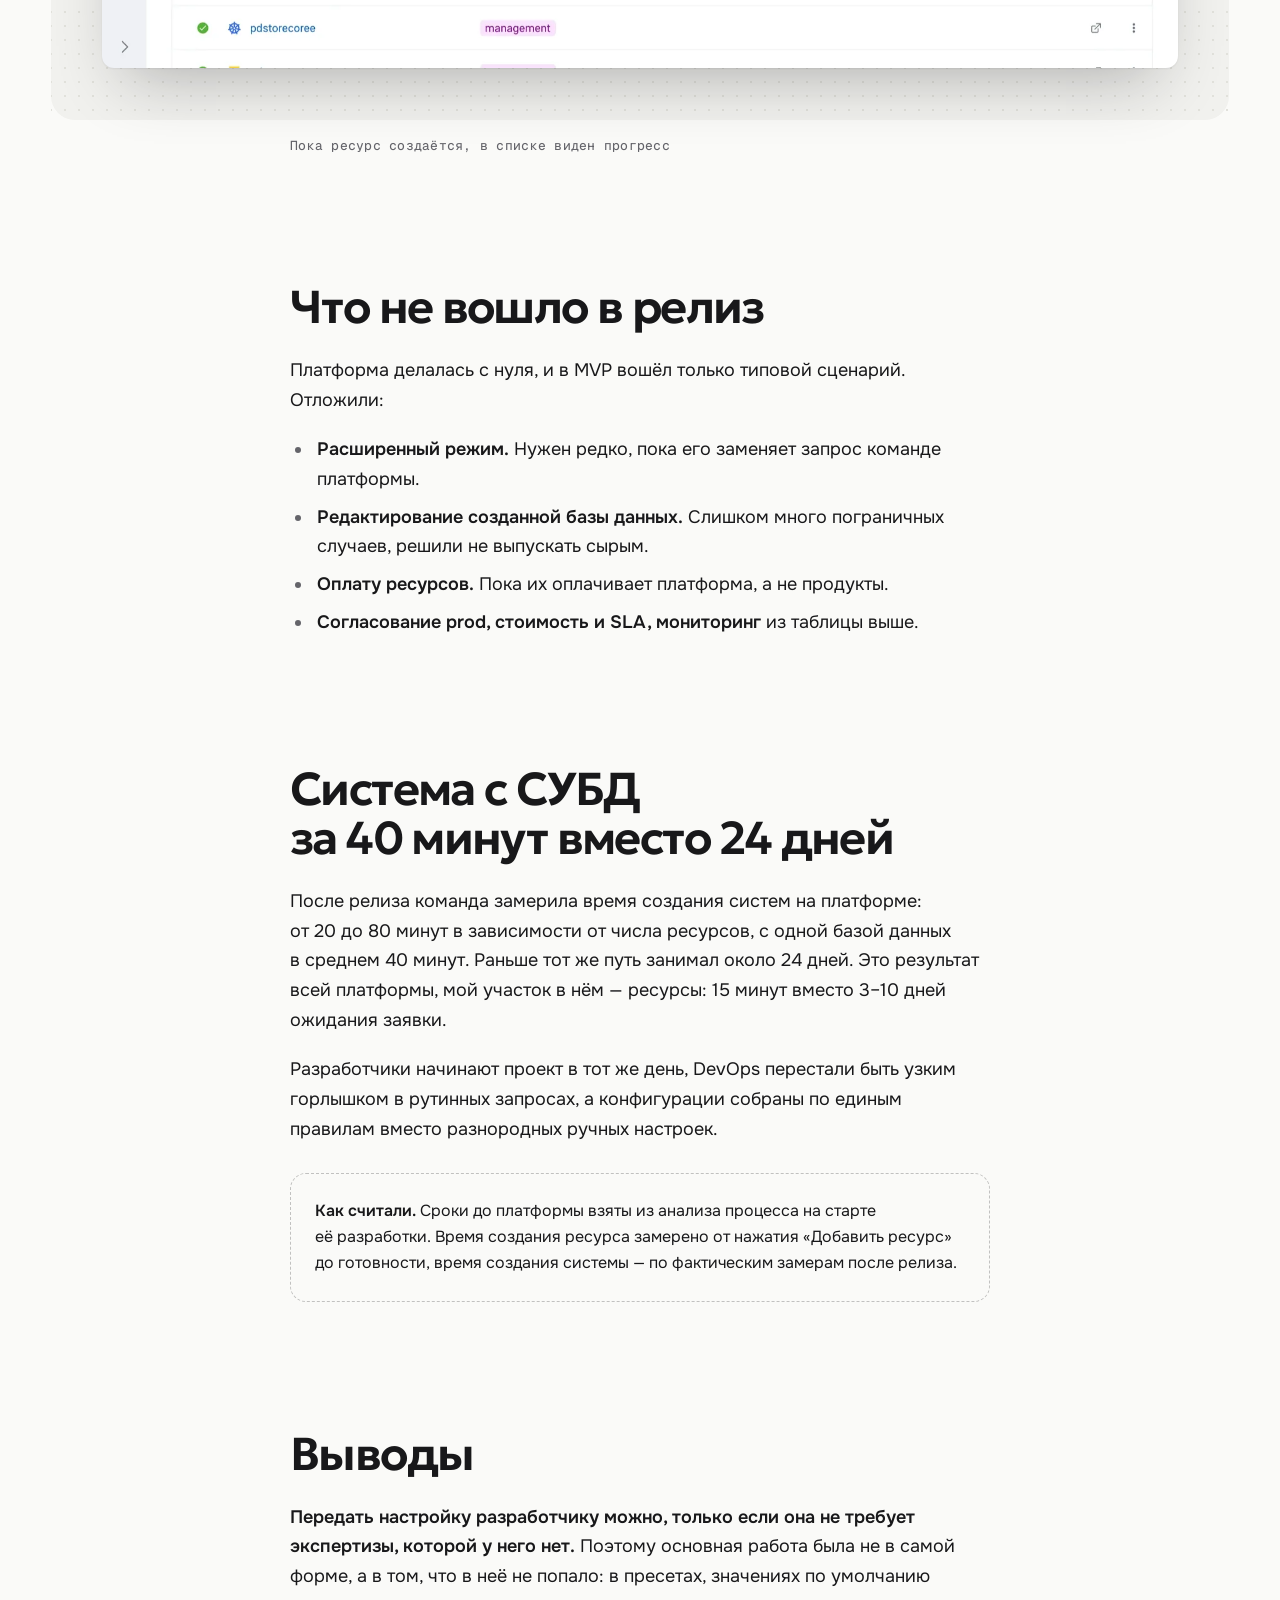
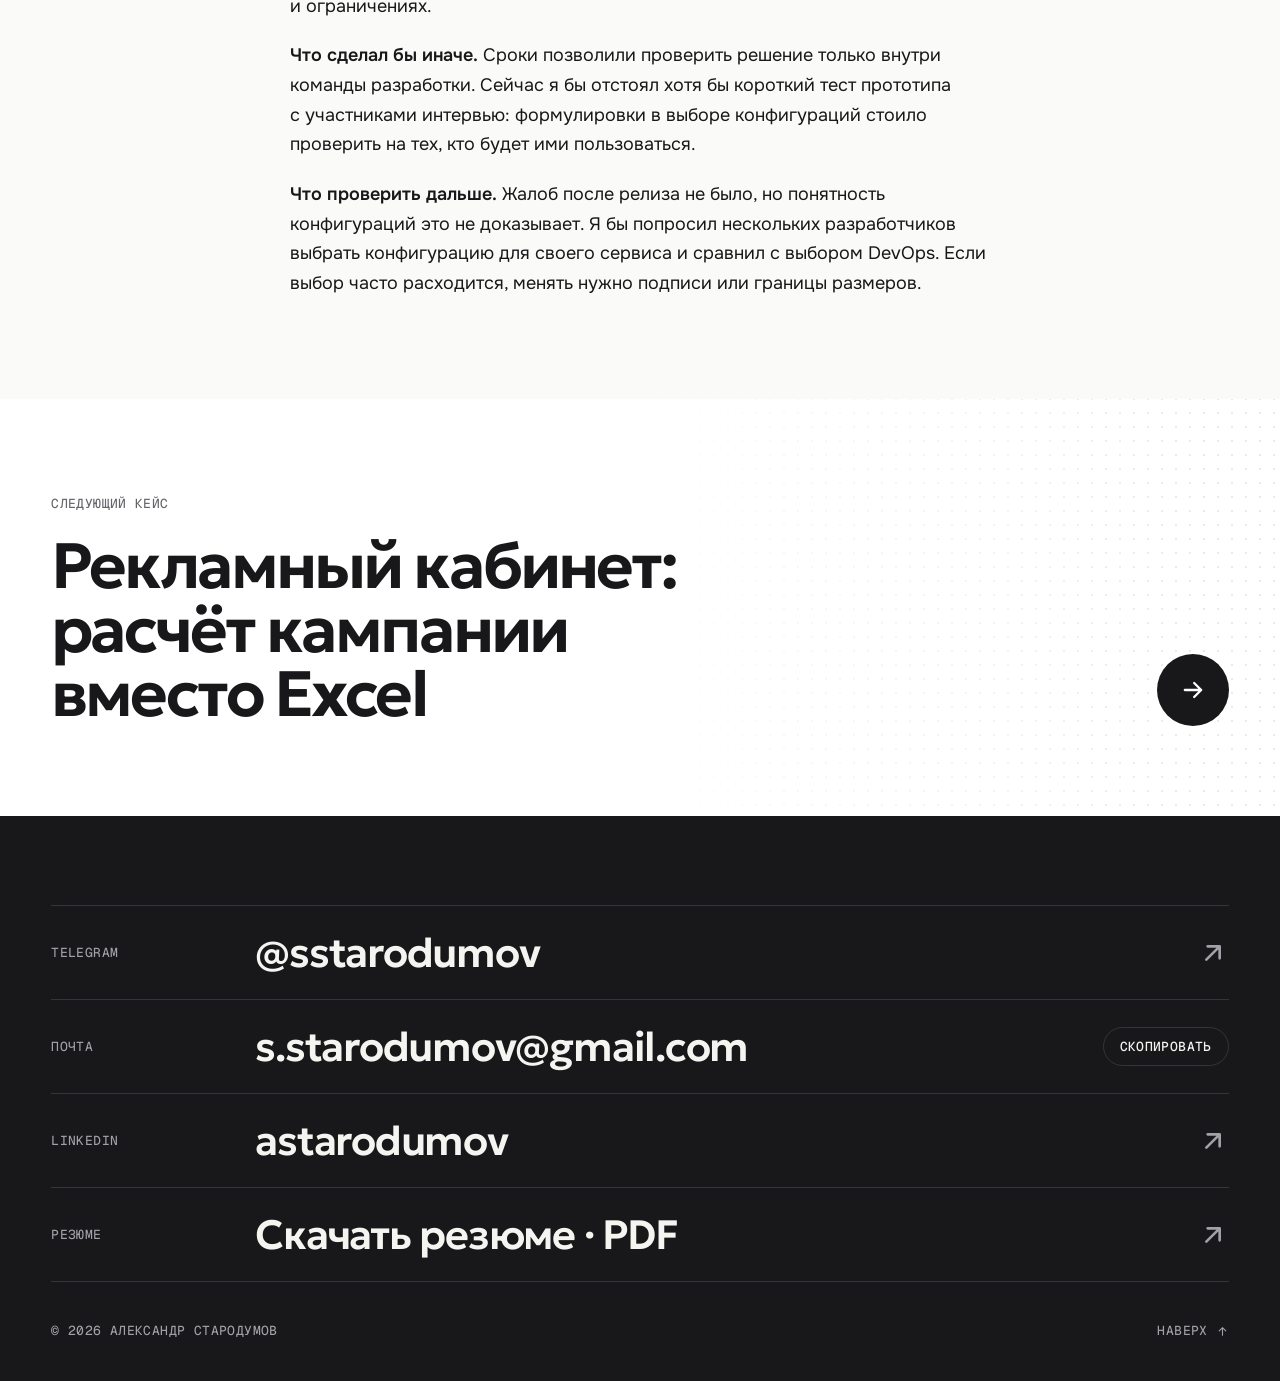
<file: cases/idp.html>
<!doctype html>
<html lang="ru">
<head>
  <meta charset="utf-8">
  <meta name="viewport" content="width=device-width, initial-scale=1, viewport-fit=cover">
  <title>Инфраструктура без заявок в DevOps · Александр Стародумов</title>
  <meta name="description" content="Кейс: самостоятельное создание инфраструктурных ресурсов во внутренней платформе для разработчиков. Ресурс создаётся за 15 минут вместо 3–10 дней ожидания.">
  <meta property="og:type" content="article">
  <meta property="og:title" content="Инфраструктура без заявок в DevOps">
  <meta property="og:description" content="Кейс продуктового дизайнера: разработчик сам создаёт базу данных, очередь или хранилище во внутренней платформе для разработчиков.">
  <meta property="og:image" content="https://starodumov.site/assets/img/idp/system-create.webp">
  <meta property="og:locale" content="ru_RU">
  <link rel="icon" href="../favicon.ico" sizes="32x32">
  <link rel="icon" href="../favicon.svg" type="image/svg+xml">
  <link rel="apple-touch-icon" href="../apple-touch-icon.png">
  <link rel="stylesheet" href="../assets/fonts.css">
  <link rel="stylesheet" href="../assets/style.css">
</head>
<body id="top" class="case-page">
  <header class="site-header" data-header>
    <div class="wrap header-in">
      <a class="brand" href="../index.html"><span class="brand-mark">АС</span><span class="brand-name">Александр Стародумов</span></a>
      <span class="header-section mono" data-current-section aria-hidden="true"></span>
      <nav class="nav">
        <a href="../index.html#work">Кейсы</a>
        <a href="../index.html#approach">Подход</a>
        <a class="btn btn-ink btn-sm" href="#contacts">Связаться</a>
      </nav>
    </div>
    <div class="progress" data-progress></div>
  </header>

  <main>
    <section class="case-hero case-hero--idp">
      <div class="wrap">
        <a class="back mono" href="../index.html#work"><svg class="i" viewBox="0 0 24 24" aria-hidden="true"><path d="M19 12H5M11 18l-6-6 6-6"/></svg> Все кейсы</a>
        <div class="case-tags mono"><span>Платформа для разработчиков (IDP)</span><span>B2B</span><span>2025</span></div>
        <h1 class="case-title">Инфраструктура без заявок в DevOps</h1>
        <p class="case-lead">Спроектировал сценарий, в котором разработчик сам создаёт базу данных, Kafka, Redis или S3: выбирает окружение и понятный пресет, а значения по умолчанию и ограничения для dev и prod подставляет интерфейс.</p>
        <figure class="case-cover">
          <img fetchpriority="high" src="../assets/img/idp/resources.webp" alt="Страница ресурсов системы: список баз данных, очередей и репозиториев с окружениями" width="1800" height="1022">
          <figcaption>Страница ресурсов системы</figcaption>
        </figure>
      </div>
    </section>

    <section class="summary wrap">
      <div class="result">
        <p class="eyebrow mono">Результат</p>
        <div class="result-metrics">
          <div class="metric"><div class="metric-line"><span class="from">3–⁠10 дней</span><svg class="i" viewBox="0 0 24 24" aria-label="стало"><path d="M5 12h14M13 6l6 6-6 6"/></svg><span class="to">15 минут</span></div><span class="metric-label mono">создание ресурса, мой сценарий</span></div>
          <div class="metric"><div class="metric-line"><span class="from">24 дня</span><svg class="i" viewBox="0 0 24 24" aria-label="стало"><path d="M5 12h14M13 6l6 6-6 6"/></svg><span class="to">40 минут</span></div><span class="metric-label mono">создание системы с СУБД, результат всей команды</span></div>
        </div>
        <p class="result-note">15 минут — замер от нажатия «Добавить ресурс» до готовности ресурса, 3–⁠10 дней — срок заявки в DevOps. 40 минут — результат всей команды платформы, мой сценарий закрывает в нём этап ресурсов. Функциональность в проде.</p>
      </div>
      <dl class="meta mono-dt">
            <div><dt>Роль</dt><dd>Продуктовый дизайнер</dd></div>
            <div><dt>Сроки</dt><dd>3 недели на исследование и дизайн, 2025</dd></div>
            <div><dt>Статус</dt><dd>Реализовано, в проде</dd></div>
            <div><dt>Команда</dt><dd>Продакт-менеджер, техлид, фронтенд- и бэкенд-разработчики, DevOps-инженеры</dd></div>
            <div><dt>Что делал</dt><dd>Интервью, конкурентный анализ, приоритизация с командой, проектирование интерфейса</dd></div>
            <div><dt>Участие в продукте</dt><dd>Пришёл через несколько месяцев после старта: экспертный анализ интерфейса, интервью с первыми пользователями, дальше вёл дизайн платформы. Кейс об одной из задач.</dd></div>
          </dl>
    </section>

    <article class="case-body wrap">
      <div class="prose">

        <h2 id="s1" class="reveal">Без базы данных сервис не запускается, а базу ждали неделю</h2>
        <p>Внутренняя платформа для разработчиков нужна, чтобы команды запускали проекты сами. До неё запуск системы занимал больше 30 ручных шагов и около 24 дней.</p>
        <p>Один из главных блоков этого пути — инфраструктурные ресурсы. Базу данных разработчик получал по заявке в DevOps через 3–⁠10 дней, и всё это время сервис не мог запуститься, а DevOps тратили экспертное время на однотипные запросы.</p>
        <p><b>Задача:</b> понять, что разработчикам действительно нужно настраивать самим, и сделать интерфейс, в котором они создают ресурсы без DevOps, а от типовых ошибок их страхуют значения по умолчанию и ограничения.</p>

        <h2 id="s2" class="reveal">Разработчики не хотят настраивать инфраструктуру</h2>
        <p>Сначала я обсудил с техлидом постановку: что нужно сделать, какие есть технические ограничения, каким он видит решение и что проверить с пользователями. Потом провёл 8 интервью с разработчиками и тимлидами о том, какие параметры им понятны и какие они готовы выбирать сами.</p>
        <p>Тема была для меня новой, поэтому термины я заранее разбирал с помощью ИИ. Экспертом в инфраструктуре я от этого не стал, но на интервью понимал, о чём идёт речь, и мог уточнять детали.</p>
        <p>Большинство не знает, какие значения выбирать, и не считает это своей зоной ответственности, но в сложных случаях хочет доступа к деталям. Отсюда главное требование:</p>
        <div class="split">
          <div><h4>Типовой сценарий</h4><ul><li>Разработчик выбирает окружение и понятный пресет. Остальные поля уже заполнены подходящими значениями, менять их не обязательно</li></ul></div>
          <div><h4>Нестандартный сценарий</h4><ul><li>Дополнительные настройки и возможность обратиться к DevOps. В MVP пока это запрос команде платформы</li></ul></div>
        </div>
        <p class="insight reveal">Экспертиза DevOps должна жить в пресетах и значениях по умолчанию, а не в голове разработчика</p>

        <h3>Что ещё выяснилось на интервью</h3>
        <div class="table-wrap">
          <table>
            <thead><tr><th>Ожидание разработчиков</th><th>Что это значит для дизайна</th><th>В релизе</th></tr></thead>
            <tbody>
              <tr><td>Понятные пресеты вместо списка параметров</td><td>Конфигурации подписаны как размеры одежды: S, M, L</td><td><span class="st st--done">Реализовано</span></td></tr>
              <tr><td>Разные правила для dev и prod</td><td>Окружение задаёт доступные конфигурации и значения по умолчанию. Согласование prod отложено.</td><td><span class="st st--part">Частично</span></td></tr>
              <tr><td>Прозрачность стоимости и SLA</td><td>Видно, за что платишь и на что можешь рассчитывать</td><td><span class="st">Отложено</span></td></tr>
              <tr><td>Встроенный мониторинг</td><td>Дашборды снимают большинство вопросов без обращения к DevOps</td><td><span class="st">Отложено</span></td></tr>
            </tbody>
          </table>
        </div>

        <h3>Что взял у аналогов и от чего отказался</h3>
        <p>У решений на рынке и внутри компании я взял предустановленные конфигурации, но не перегруженный интерфейс с десятками параметров и инженерной терминологией. Оставил только параметры, которые разработчики назвали понятными и важными, остальное заменил значениями по умолчанию.</p>

        <h2 id="s3" class="reveal">Ключевые решения</h2>

        <h3>1. Окружение задаёт правила</h3>
        <p>Это главное решение в проекте: выбор окружения перестраивает форму. Где выбор за разработчиком, интерфейс подставляет значения по умолчанию, а где ошибка стоит дорого, ограничивает.</p>
        <div class="split">
          <div><h4>Dev</h4><ul><li>Только конфигурации S, остальные скрыты</li><li>Кластер заблокирован, подсказка объясняет почему</li><li>Резервное копирование выключено</li></ul></div>
          <div><h4>Prod</h4><ul><li>Доступны конфигурации S, M и L</li><li>Кластер и 2 реплики включены</li><li>Резервное копирование включено, но его можно выключить</li></ul></div>
        </div>
        <p>Запрещено немногое: в dev — конфигурации больше S и кластер, а диск и число соединений ограничены минимумом и максимумом, и значение вне диапазона поле не примет. Резервное копирование в prod — рекомендация: оно включено, но его можно выключить.</p>
        <p><b>Почему в dev ограничение, а не рекомендация.</b> В MVP ресурсы оплачивает сама платформа, и бюджет должен уходить на реальные нагрузки, а не на тестовые стенды с запасом. Рекомендацию легко пропустить, ограничение — нет. Цена решения: если команде для тестов нужно больше, она пишет команде платформы.</p>
        <figure class="wide reveal">
          <div class="canvas-pair">
            <figure class="canvas flat"><img src="../assets/img/idp/env-dev.webp" alt="Форма создания базы данных для dev: кластер заблокирован, доступны только конфигурации Small" width="1016" height="1594" loading="lazy"><figcaption>Dev: кластер заблокирован, доступны только конфигурации Small, резервное копирование выключено по умолчанию</figcaption></figure>
            <figure class="canvas flat"><img src="../assets/img/idp/env-prod.webp" alt="Форма создания базы данных для prod: включены кластер, 2 реплики и резервное копирование" width="1016" height="2428" loading="lazy"><figcaption>Prod: по умолчанию включены кластер, 2 реплики и резервное копирование</figcaption></figure>
          </div>
        </figure>

        <h3>2. Конфигурации по человеческой логике</h3>
        <p>Конфигурации, доступные в корпоративном инфраструктурном продукте, я сгруппировал по размеру (S, M, L) и по типу оптимизации (стандартная, под память, под процессор), а границы размеров сверил с разработчиками и DevOps. Выбор из технической задачи стал продуктовым: сколько и под что.</p>
        <figure class="wide reveal">
          <div class="canvas flat"><img src="../assets/img/idp/presets.webp" alt="Пресеты конфигураций для СУБД, Redis и Kafka по размеру и типу оптимизации" width="1800" height="905" loading="lazy"></div>
          <figcaption>Пресеты по размеру и типу оптимизации для разных ресурсов</figcaption>
        </figure>

        <h3>3. Ресурс можно добавить сразу или потом</h3>
        <p>На интервью одни разработчики заводили систему заранее и добавляли ресурсы по ходу, другие поднимали всё сразу при создании проекта. Я поддержал оба пути: ресурсы можно задать при создании системы или добавить позже, по мере появления задач.</p>
        <figure class="wide reveal">
          <div class="canvas"><img src="../assets/img/idp/add-now-or-later.webp" alt="Схема двух путей: добавить ресурсы при создании системы или позже со страницы системы" width="1800" height="1053" loading="lazy"></div>
          <figcaption>Два пути: ресурсы при создании системы или позже со страницы системы</figcaption>
        </figure>
        <figure class="wide reveal">
          <div class="canvas"><img src="../assets/img/idp/system-create.webp" alt="Создание системы с четырьмя добавленными ресурсами для dev и prod" width="1800" height="946" loading="lazy"></div>
          <figcaption>Перед созданием системы видны все добавленные ресурсы и их конфигурации</figcaption>
        </figure>

        <h3>4. Конфигурация видна без запроса к DevOps</h3>
        <p>Частая причина обращений к DevOps — вопрос «что у нас там вообще стоит». Поэтому версия, конфигурация и лимиты видны прямо в списке ресурсов, там же виден прогресс создания.</p>
        <figure class="wide reveal">
          <div class="canvas"><img src="../assets/img/idp/resource-list.webp" alt="Список ресурсов системы с версией, размером и лимитами у созданной базы данных" width="1800" height="946" loading="lazy"></div>
          <figcaption>Параметры созданного ресурса видны в списке</figcaption>
        </figure>
        <figure class="wide reveal">
          <div class="canvas"><img src="../assets/img/idp/progress.webp" alt="Список ресурсов, где новый ресурс показывает прогресс создания" width="1800" height="946" loading="lazy"></div>
          <figcaption>Пока ресурс создаётся, в списке виден прогресс</figcaption>
        </figure>

        <h2 id="s4" class="reveal">Что не вошло в релиз</h2>
        <p>Платформа делалась с нуля, и в MVP вошёл только типовой сценарий. Отложили:</p>
        <ul>
          <li><b>Расширенный режим.</b> Нужен редко, пока его заменяет запрос команде платформы.</li>
          <li><b>Редактирование созданной базы данных.</b> Слишком много пограничных случаев, решили не выпускать сырым.</li>
          <li><b>Оплату ресурсов.</b> Пока их оплачивает платформа, а не продукты.</li>
          <li><b>Согласование prod, стоимость и SLA, мониторинг</b> из таблицы выше.</li>
        </ul>

        <h2 id="s5" class="reveal">Система с СУБД за 40 минут вместо 24 дней</h2>
        <p>После релиза команда замерила время создания систем на платформе: от 20 до 80 минут в зависимости от числа ресурсов, с одной базой данных в среднем 40 минут. Раньше тот же путь занимал около 24 дней. Это результат всей платформы, мой участок в нём — ресурсы: 15 минут вместо 3–⁠10 дней ожидания заявки.</p>
        <p>Разработчики начинают проект в тот же день, DevOps перестали быть узким горлышком в рутинных запросах, а конфигурации собраны по единым правилам вместо разнородных ручных настроек.</p>
        <div class="note"><p><b>Как считали.</b> Сроки до платформы взяты из анализа процесса на старте её разработки. Время создания ресурса замерено от нажатия «Добавить ресурс» до готовности, время создания системы — по фактическим замерам после релиза.</p></div>

        <h2 id="s6" class="reveal">Выводы</h2>
        <p><b>Передать настройку разработчику можно, только если она не требует экспертизы, которой у него нет.</b> Поэтому основная работа была не в самой форме, а в том, что в неё не попало: в пресетах, значениях по умолчанию и ограничениях.</p>
        <p><b>Что сделал бы иначе.</b> Сроки позволили проверить решение только внутри команды разработки. Сейчас я бы отстоял хотя бы короткий тест прототипа с участниками интервью: формулировки в выборе конфигураций стоило проверить на тех, кто будет ими пользоваться.</p>
        <p><b>Что проверить дальше.</b> Жалоб после релиза не было, но понятность конфигураций это не доказывает. Я бы попросил нескольких разработчиков выбрать конфигурацию для своего сервиса и сравнил с выбором DevOps. Если выбор часто расходится, менять нужно подписи или границы размеров.</p>

        </div>
    </article>

    <a class="next-case next--ads" href="ads.html">
      <div class="wrap next-in">
        <div>
          <span class="mono">Следующий кейс</span>
          <span class="next-title">Рекламный кабинет: расчёт кампании вместо Excel</span>
        </div>
        <span class="cta-circle"><svg class="i" viewBox="0 0 24 24" aria-hidden="true"><path d="M5 12h14M13 6l6 6-6 6"/></svg></span>
      </div>
    </a>
  </main>

  <section class="contact" id="contacts">
    <div class="wrap">
      <h2 class="sr-only">Контакты</h2>
      <div class="contact-list">
        <a class="contact-row" href="https://t.me/sstarodumov"><span class="mono">Telegram</span><span class="big">@sstarodumov</span><svg class="i" viewBox="0 0 24 24" aria-hidden="true"><path d="M7 17 17 7M8 7h9v9"/></svg></a>
        <div class="contact-row"><span class="mono">Почта</span><a class="big" id="email" href="mailto:s.starodumov@gmail.com">s.starodumov<wbr>@gmail.com</a><button class="copy" type="button" data-copy="s.starodumov@gmail.com" aria-controls="email">Скопировать</button></div>
        <a class="contact-row" href="https://www.linkedin.com/in/astarodumov/"><span class="mono">LinkedIn</span><span class="big">astarodumov</span><svg class="i" viewBox="0 0 24 24" aria-hidden="true"><path d="M7 17 17 7M8 7h9v9"/></svg></a>
        <a class="contact-row" href="https://disk.yandex.ru/i/7SIRNfnMH6PnsQ"><span class="mono">Резюме</span><span class="big">Скачать резюме · PDF</span><svg class="i" viewBox="0 0 24 24" aria-hidden="true"><path d="M7 17 17 7M8 7h9v9"/></svg></a>
      </div>
    </div>
    <footer class="footer wrap mono">
      <span>© 2026 Александр Стародумов</span>
      <a href="#top">Наверх <svg class="i" viewBox="0 0 24 24" aria-hidden="true"><path d="M12 19V5M6 11l6-6 6 6"/></svg></a>
    </footer>
  </section>

  <script src="../assets/site.js"></script>
</body>
</html>
</file>
<file: assets/fonts.css>
/* Шрифты встроены прямо в CSS, чтобы сайт открывался с диска без сервера. Лицензия SIL Open Font License 1.1 */
@font-face { font-family: "Geologica"; font-style: normal; font-display: swap; font-weight: 100 900; src: url("[data-uri]") format("woff2"); unicode-range: U+0301,U+0400-045F,U+0490-0491,U+04B0-04B1,U+2116; }
@font-face { font-family: "Geologica"; font-style: normal; font-display: swap; font-weight: 100 900; src: url("[data-uri]") format("woff2"); unicode-range: U+0000-00FF,U+0131,U+0152-0153,U+02BB-02BC,U+02C6,U+02DA,U+02DC,U+0304,U+0308,U+0329,U+2000-206F,U+20AC,U+2122,U+2191,U+2193,U+2212,U+2215,U+FEFF,U+FFFD; }
@font-face { font-family: "Onest"; font-style: normal; font-display: swap; font-weight: 100 900; src: url("[data-uri]") format("woff2"); unicode-range: U+0301,U+0400-045F,U+0490-0491,U+04B0-04B1,U+2116; }
@font-face { font-family: "Onest"; font-style: normal; font-display: swap; font-weight: 100 900; src: url("[data-uri]") format("woff2"); unicode-range: U+0000-00FF,U+0131,U+0152-0153,U+02BB-02BC,U+02C6,U+02DA,U+02DC,U+0304,U+0308,U+0329,U+2000-206F,U+20AC,U+2122,U+2191,U+2193,U+2212,U+2215,U+FEFF,U+FFFD; }
@font-face { font-family: "Onest"; font-style: normal; font-display: swap; font-weight: 100 900; src: url("[data-uri]") format("woff2"); unicode-range: U+0001-000C,U+000E-001F,U+007F-009F,U+20DD-20E0,U+20E2-20E4,U+2150-218F,U+2190,U+2192,U+2194-2199,U+21AF,U+21E6-21F0,U+21F3,U+2218-2219,U+2299,U+22C4-22C6,U+2300-243F,U+2440-244A,U+2460-24FF,U+25A0-27BF,U+2800-28FF,U+2921-2922,U+2981,U+29BF,U+29EB,U+2B00-2BFF,U+4DC0-4DFF,U+FFF9-FFFB,U+10140-1018E,U+10190-1019C,U+101A0,U+101D0-101FD,U+102E0-102FB,U+10E60-10E7E,U+1D2C0-1D2D3,U+1D2E0-1D37F,U+1F000-1F0FF,U+1F100-1F1AD,U+1F1E6-1F1FF,U+1F30D-1F30F,U+1F315,U+1F31C,U+1F31E,U+1F320-1F32C,U+1F336,U+1F378,U+1F37D,U+1F382,U+1F393-1F39F,U+1F3A7-1F3A8,U+1F3AC-1F3AF,U+1F3C2,U+1F3C4-1F3C6,U+1F3CA-1F3CE,U+1F3D4-1F3E0,U+1F3ED,U+1F3F1-1F3F3,U+1F3F5-1F3F7,U+1F408,U+1F415,U+1F41F,U+1F426,U+1F43F,U+1F441-1F442,U+1F444,U+1F446-1F449,U+1F44C-1F44E,U+1F453,U+1F46A,U+1F47D,U+1F4A3,U+1F4B0,U+1F4B3,U+1F4B9,U+1F4BB,U+1F4BF,U+1F4C8-1F4CB,U+1F4D6,U+1F4DA,U+1F4DF,U+1F4E3-1F4E6,U+1F4EA-1F4ED,U+1F4F7,U+1F4F9-1F4FB,U+1F4FD-1F4FE,U+1F503,U+1F507-1F50B,U+1F50D,U+1F512-1F513,U+1F53E-1F54A,U+1F54F-1F5FA,U+1F610,U+1F650-1F67F,U+1F687,U+1F68D,U+1F691,U+1F694,U+1F698,U+1F6AD,U+1F6B2,U+1F6B9-1F6BA,U+1F6BC,U+1F6C6-1F6CF,U+1F6D3-1F6D7,U+1F6E0-1F6EA,U+1F6F0-1F6F3,U+1F6F7-1F6FC,U+1F700-1F7FF,U+1F800-1F80B,U+1F810-1F847,U+1F850-1F859,U+1F860-1F887,U+1F890-1F8AD,U+1F8B0-1F8BB,U+1F8C0-1F8C1,U+1F900-1F90B,U+1F93B,U+1F946,U+1F984,U+1F996,U+1F9E9,U+1FA00-1FA6F,U+1FA70-1FA7C,U+1FA80-1FA89,U+1FA8F-1FAC6,U+1FACE-1FADC,U+1FADF-1FAE9,U+1FAF0-1FAF8,U+1FB00-1FBFF; }
@font-face { font-family: "Geist Mono"; font-style: normal; font-display: swap; font-weight: 100 900; src: url("[data-uri]") format("woff2"); unicode-range: U+0301,U+0400-045F,U+0490-0491,U+04B0-04B1,U+2116; }
@font-face { font-family: "Geist Mono"; font-style: normal; font-display: swap; font-weight: 100 900; src: url("[data-uri]") format("woff2"); unicode-range: U+0000-00FF,U+0131,U+0152-0153,U+02BB-02BC,U+02C6,U+02DA,U+02DC,U+0304,U+0308,U+0329,U+2000-206F,U+20AC,U+2122,U+2191,U+2193,U+2212,U+2215,U+FEFF,U+FFFD; }
</file>
<file: assets/style.css>
/* Концепция: холст продуктового дизайнера. Нейтральная бумага, плотная крупная типографика,
   работы лежат на «холстах» с сеткой точек, как в Figma, тёмные блоки дают контраст. */
:root {
  --bg: #fafaf8;
  --surface: #f1f1ee;
  --surface-2: #e8e8e3;
  --text: #18181a;
  --muted: #64646a;
  --line: #e2e2dd;
  --dot: #e1e1db;
  --dot-paper: #ebebe6;
  --paper: #ffffff;
  --sage: #eef1f0;
  --dot-sage: #dde3e1;
  --accent: #3653d6;
  --ink: #18181a;
  --on-ink: #f4f4f1;
  --on-ink-muted: #a1a1a8;
  --ink-line: #34343a;
  --ink-dot: #2b2b2e;
  --todo-bg: #fff3c4;
  --todo-text: #6b4e00;
  --ink-edge: transparent;
  --shot: 0 1px 2px rgb(24 24 26 / 0.06), 0 30px 60px -22px rgb(24 24 26 / 0.3);
  --shot-sm: 0 1px 2px rgb(24 24 26 / 0.08), 0 10px 28px -10px rgb(24 24 26 / 0.22);
  --f-display: "Geologica", "Onest", system-ui, sans-serif;
  --f-body: "Onest", system-ui, -apple-system, "Segoe UI", Roboto, Arial, sans-serif;
  --f-mono: "Geist Mono", ui-monospace, "SFMono-Regular", Menlo, Consolas, monospace;
  --max: 1360px;
  --text-w: 700px;
  --pad: clamp(20px, 4vw, 56px);
  --r-xl: 36px;
  --r-lg: 24px;
  --r-md: 16px;
  --ease: cubic-bezier(0.16, 1, 0.3, 1);
  color-scheme: light;
}
@media (prefers-color-scheme: dark) {
  :root:not([data-theme="light"]) {
    --bg: #131315;
    --surface: #1c1c1f;
    --surface-2: #242428;
    --text: #ececee;
    --muted: #9a9aa2;
    --line: #2c2c31;
    --dot: #29292d;    --dot-paper: #2b2b30;    --paper: #1f1f23;
    --sage: #1c2120;    --dot-sage: #2a302f;
    --accent: #8ea2ff;
    --ink: #0a0a0b;
    --on-ink: #ececee;
    --on-ink-muted: #8d8d95;
    --ink-line: #26262b;    --ink-dot: #1a1a1d;
    --todo-bg: #3d3210;
    --todo-text: #ffe08a;
    --ink-edge: rgb(255 255 255 / 0.08);
    --shot: 0 1px 2px rgb(0 0 0 / 0.4), 0 30px 60px -22px rgb(0 0 0 / 0.75);
    --shot-sm: 0 1px 2px rgb(0 0 0 / 0.4), 0 10px 28px -10px rgb(0 0 0 / 0.6);
    color-scheme: dark;
  }
}
:root[data-theme="dark"] {
  --bg: #131315;
  --surface: #1c1c1f;
  --surface-2: #242428;
  --text: #ececee;
  --muted: #9a9aa2;
  --line: #2c2c31;
  --dot: #29292d;  --dot-paper: #2b2b30;  --paper: #1f1f23;
  --sage: #1c2120;  --dot-sage: #2a302f;
  --accent: #8ea2ff;
  --ink: #0a0a0b;
  --on-ink: #ececee;
  --on-ink-muted: #8d8d95;
  --ink-line: #26262b;  --ink-dot: #1a1a1d;
  --todo-bg: #3d3210;
  --todo-text: #ffe08a;
  --ink-edge: rgb(255 255 255 / 0.08);
  --shot: 0 1px 2px rgb(0 0 0 / 0.4), 0 30px 60px -22px rgb(0 0 0 / 0.75);
  --shot-sm: 0 1px 2px rgb(0 0 0 / 0.4), 0 10px 28px -10px rgb(0 0 0 / 0.6);
  color-scheme: dark;
}

/* Основа */
* { box-sizing: border-box; }
html { -webkit-text-size-adjust: 100%; scroll-behavior: smooth; scroll-padding-top: 96px; }
body {
  margin: 0;
  background: var(--bg);
  color: var(--text);
  font-family: var(--f-body);
  font-size: 18px;
  line-height: 1.65;
  -webkit-font-smoothing: antialiased;
  text-rendering: optimizeLegibility;
  overflow-x: clip;
}
body::before {
  content: "";
  position: fixed;
  inset: 0 0 auto;
  height: env(safe-area-inset-top, 0px);
  z-index: 60;
  background: var(--bg);
}
img { max-width: 100%; height: auto; display: block; }
h1, h2, h3, h4 { font-family: var(--f-display); font-weight: 600; letter-spacing: -0.02em; text-wrap: balance; margin: 0; }
p { margin: 0; }
a { color: inherit; text-decoration-line: underline; text-decoration-thickness: 1px; text-underline-offset: 0.22em; text-decoration-color: color-mix(in srgb, currentColor 35%, transparent); transition: text-decoration-color 0.2s; }
a:hover { text-decoration-color: currentColor; }
:focus-visible { outline: 2px solid currentColor; outline-offset: 4px; border-radius: 8px; }
::selection { background: var(--text); color: var(--bg); }
svg.i { width: 1em; height: 1em; flex: none; fill: none; stroke: currentColor; stroke-width: 2; stroke-linecap: round; stroke-linejoin: round; }

.wrap {
  max-width: calc(var(--max) + 2 * var(--pad));
  margin-inline: auto;
  padding-left: max(var(--pad), env(safe-area-inset-left, 0px));
  padding-right: max(var(--pad), env(safe-area-inset-right, 0px));
}
.mono { font-family: var(--f-mono); font-size: 13px; line-height: 1.4; letter-spacing: 0.03em; text-transform: uppercase; font-weight: 450; }
.nw { white-space: nowrap; }
.muted { color: var(--muted); }

/* Шапка */
.site-header {
  position: sticky;
  top: env(safe-area-inset-top, 0px);
  z-index: 50;
  background: color-mix(in srgb, var(--bg) 88%, transparent);
  -webkit-backdrop-filter: saturate(1.4) blur(16px);
  backdrop-filter: saturate(1.4) blur(16px);
  border-bottom: 1px solid transparent;
  transition: border-color 0.3s;
}
.site-header.is-scrolled { border-bottom-color: var(--line); }
.header-in { display: flex; align-items: center; justify-content: space-between; gap: 20px; height: 72px; }
.brand { display: inline-flex; align-items: center; gap: 12px; text-decoration: none; font-weight: 550; font-size: 16px; white-space: nowrap; }
.brand-mark {
  display: grid; place-items: center; width: 36px; height: 36px; border-radius: 12px;
  background: var(--text); color: var(--bg);
  font: 650 14px/1 var(--f-display); letter-spacing: -0.02em;
  transition: transform 0.5s var(--ease);
}
.brand:hover .brand-mark { transform: rotate(-8deg) scale(1.05); }
.header-section { flex: 1; min-width: 0; text-align: center; color: var(--muted); overflow: hidden; white-space: nowrap; text-overflow: ellipsis; opacity: 0; transition: opacity 0.3s; }
.header-section.is-on { opacity: 1; }
.nav { display: flex; align-items: center; gap: 28px; font-size: 15px; }
.nav a:not(.btn) { color: var(--muted); text-decoration: none; transition: color 0.2s; }
.nav a:not(.btn):hover { color: var(--text); }
.progress { position: absolute; left: 0; bottom: -1px; height: 2px; width: 100%; background: var(--text); transform-origin: 0 50%; transform: scaleX(0); }

/* Кнопки */
.btn {
  display: inline-flex; align-items: center; justify-content: center; gap: 8px;
  height: 52px; padding: 0 24px; border-radius: 999px;
  font: 500 16px/1 var(--f-body); text-decoration: none; white-space: nowrap; cursor: pointer;
  border: 1px solid transparent;
  transition: transform 0.4s var(--ease), border-color 0.2s, background-color 0.2s;
}
.btn .i { transition: transform 0.4s var(--ease); }
.btn:hover .i.up { transform: translate(2px, -2px); }
.btn:hover .i.down { transform: translateY(3px); }
.btn-ink { background: var(--text); color: var(--bg); }
.btn-ink:hover { transform: translateY(-2px); }
.btn-line { border-color: var(--line); color: var(--text); background: transparent; }
.btn-line:hover { border-color: var(--text); }
.btn-sm { height: 40px; padding: 0 20px; font-size: 15px; gap: 8px; }

/* Первый экран */
.hero { padding-top: clamp(40px, 7vw, 96px); padding-bottom: clamp(48px, 6vw, 80px); }
.hero-title {
  font-size: clamp(40px, 5.6vw, 84px);
  line-height: 0.98;
  letter-spacing: -0.045em;
  font-weight: 600;
  text-wrap: initial;
}
.hero-title .line { display: block; }
.hero-title .arrow { font-family: var(--f-body); font-weight: 500; line-height: 0; }
.hero-title .w { display: inline-block; animation: rise 1s var(--ease) both; animation-delay: calc(var(--d, 0) * 70ms + 80ms); }

.hero-bottom {
  display: grid; grid-template-columns: minmax(0, 1fr) auto; align-items: end; gap: 32px;
  margin-top: clamp(40px, 5vw, 72px); padding-top: 28px; border-top: 1px solid var(--line);
}
.hero-lead { font-size: clamp(18px, 1.6vw, 22px); line-height: 1.5; color: var(--muted); max-width: 46ch; }
.hero-lead b { color: var(--text); font-weight: 500; }
.hero-actions { display: flex; flex-wrap: wrap; gap: 12px; }

@keyframes rise { from { opacity: 0; transform: translateY(0.4em); } to { opacity: 1; transform: none; } }

/* Бегущая строка */
.ticker { background: var(--ink); color: var(--on-ink); overflow: hidden; padding: 24px 0; }
.ticker-track { display: flex; width: max-content; animation: ticker 64s linear infinite; }
.ticker:hover .ticker-track { animation-play-state: paused; }
.ticker-group { display: flex; align-items: center; gap: 36px; padding-right: 36px; font: 500 clamp(22px, 2.6vw, 36px)/1 var(--f-display); letter-spacing: -0.02em; white-space: nowrap; }
.ticker-group i { width: 10px; height: 10px; border-radius: 50%; border: 2px solid var(--on-ink-muted); flex: none; }
@keyframes ticker { to { transform: translateX(-50%); } }

/* Заголовок секции */
.section { padding-top: clamp(64px, 7vw, 100px); }
.section-head { margin-bottom: clamp(32px, 4vw, 56px); }
.section-title { font-size: clamp(44px, 6vw, 88px); line-height: 0.95; letter-spacing: -0.045em; }

/* Карточки кейсов */
.cards { display: grid; gap: 24px; }
.card {
  --card-bg: var(--surface); --card-dot: var(--dot); --card-fg: var(--text); --card-muted: var(--muted);
  position: relative; isolation: isolate;
  display: grid; grid-template-columns: minmax(0, 5fr) minmax(0, 7fr);
  min-height: 520px; border-radius: var(--r-xl); overflow: hidden;
  background: var(--card-bg); color: var(--card-fg); text-decoration: none;
}
.card::before, .case-hero::before, .canvas::before, .next-case::before {
  content: ""; position: absolute; inset: 0; z-index: -1; pointer-events: none;
  background-image: radial-gradient(circle, var(--card-dot) 0.9px, transparent 1.2px);
  background-size: 14px 14px; background-position: 7px 7px;
}
/* Под текстом точек нет, они проявляются к макетам */
.card::before { -webkit-mask-image: linear-gradient(90deg, transparent 36%, #000 72%); mask-image: linear-gradient(90deg, transparent 36%, #000 72%); }
.case-hero::before { -webkit-mask-image: linear-gradient(180deg, transparent 34%, #000 72%); mask-image: linear-gradient(180deg, transparent 34%, #000 72%); }
.next-case::before { -webkit-mask-image: linear-gradient(90deg, transparent 45%, #000 95%); mask-image: linear-gradient(90deg, transparent 45%, #000 95%); }
.card.card--ads, .case-hero.case-hero--ads { --card-bg: var(--sage); --card-dot: var(--dot-sage); }
.next-case.next--ads { --card-bg: var(--paper); --card-dot: var(--dot-paper); }
.card.card--ads { box-shadow: inset 0 0 0 1px var(--line); }
.card.card--fuel, .case-hero.case-hero--fuel, .next-case.next--fuel { --card-bg: var(--ink); --card-dot: var(--ink-dot); --card-fg: var(--on-ink); --card-muted: var(--on-ink-muted); }
.card.card--fuel { box-shadow: inset 0 0 0 1px var(--ink-edge); }
.card-text { display: flex; flex-direction: column; gap: 16px; padding: clamp(28px, 3.4vw, 48px); min-width: 0; }
.card-tags { display: flex; flex-wrap: wrap; gap: 8px; }
.card-tags span, .case-tags span { padding: 8px 12px; border-radius: 999px; border: 1px solid color-mix(in srgb, var(--card-fg) 16%, transparent); color: var(--card-muted); }
.card-tags span { border-color: var(--card-muted); }
.card-title { font-size: clamp(28px, 3.06vw, 44px); line-height: 1.02; letter-spacing: -0.035em; margin-top: 12px; }
.card-desc { color: var(--card-muted); font-size: 17px; max-width: 40ch; }
.card-bottom { margin-top: auto; display: grid; gap: 24px; padding-top: 12px; }

.metric-line { display: flex; flex-wrap: wrap; align-items: baseline; gap: 4px 12px; font: 600 clamp(22px, 2.2vw, 30px)/1.1 var(--f-display); letter-spacing: -0.025em; }
.metric-line .from { color: var(--card-muted, var(--muted)); font-weight: 450; }
.metric-line .i { width: 0.8em; height: 0.8em; align-self: center; color: inherit; stroke-width: 2.4; }
.card--fuel .metric-line .i, .next--fuel .i { color: var(--on-ink-muted); }
.metric-label { display: block; margin-top: 8px; color: var(--card-muted, var(--muted)); }

.card-cta { display: inline-flex; align-items: center; gap: 16px; font-weight: 500; }
.cta-circle { display: inline-grid; place-items: center; width: 48px; height: 48px; border-radius: 50%; background: var(--card-fg); color: var(--card-bg); transition: transform 0.5s var(--ease); }
.cta-circle .i { width: 20px; height: 20px; }
.card:hover .cta-circle, .next-case:hover .cta-circle { transform: rotate(-45deg) scale(1.08); }

.card-visual { position: relative; min-height: 320px; perspective: 1800px; }
.card-visual img { position: absolute; border-radius: 16px; box-shadow: var(--shot); background: #fff; transition: transform 0.9s var(--ease); will-change: transform; }
.card--idp .v-main { left: 4.4%; top: 20%; width: 112%; transform: rotateY(-14deg) rotateX(6deg) rotate(-1deg); transform-origin: 0 50%; }
.card--idp .v-float { left: -3%; top: 7.14%; width: 86.2%; border-radius: 12px; }
.card--idp:hover .v-main { transform: rotateY(-6deg) rotateX(2deg) translateX(-2%); }
.card--idp:hover .v-float { transform: translateY(-8px); }
.card--ads .v-main { left: 6%; top: 11.6%; width: 100%; transform: rotate(-2deg); }
.card--ads .v-second { left: 26%; top: 57.5%; width: 92%; transform: rotate(2deg); }
.card--ads:hover .v-main { transform: rotate(0deg) translateY(-8px); }
.card--ads:hover .v-second { transform: rotate(0deg) translate(-3%, -4%); }
.card--upload .v-main { left: 5.7%; top: 11.1%; width: 116%; }
.card--upload .v-second { left: 26.2%; top: 61.1%; width: 92%; }
.card--fuel .phone { width: 28%; top: 9%; border-radius: 28px; border: 6px solid #2b2b30; background: #2b2b30; }
.card--fuel .p1 { left: 6%; transform: translateY(14%) rotate(-4deg); }
.card--fuel .p2 { left: 36%; transform: translateY(2%); }
.card--fuel .p3 { left: 66%; transform: translateY(18%) rotate(4deg); }
.card--fuel:hover .p1 { transform: translateY(6%) rotate(-2deg); }
.card--fuel:hover .p2 { transform: translateY(-6%); }
.card--fuel:hover .p3 { transform: translateY(8%) rotate(2deg); }

/* Курсор над карточками */
.cursor {
  position: fixed; left: 0; top: 0; z-index: 70; pointer-events: none;
  width: 104px; height: 104px; margin: -52px 0 0 -52px; border-radius: 50%;
  display: grid; place-items: center; text-align: center;
  background: var(--text); color: var(--bg);
  font: 500 13px/1.25 var(--f-mono); letter-spacing: 0.03em; text-transform: uppercase; white-space: pre-line;
  opacity: 0; scale: 0.4; transition: opacity 0.25s, scale 0.45s var(--ease), background-color 0.2s, color 0.2s;
}
.cursor.is-on { opacity: 1; scale: 1; }
.cursor.is-light { background: var(--on-ink); color: #18181a; }

/* Подход */
.approach-grid { display: grid; grid-template-columns: minmax(0, 5fr) minmax(0, 7fr); gap: 40px clamp(40px, 6.25vw, 88px); align-items: start; }
.approach-lead { position: sticky; top: 112px; display: grid; gap: 24px; }
.eyebrow { color: var(--muted); }
.years { font-size: 19px; color: var(--muted); }
.years b { color: var(--text); font-weight: 600; }
.path { list-style: none; margin: 0; padding: 0; display: grid; border-top: 1px solid var(--line); }
.path li { display: grid; grid-template-columns: 88px minmax(0, 1fr); gap: 16px; align-items: baseline; padding: 12px 0; border-bottom: 1px solid var(--line); font-size: 16px; }
.path .mono { color: var(--muted); font-variant-numeric: tabular-nums; }
.path li:last-child span:last-child { font-weight: 600; }
.statement { font-size: clamp(30px, 3.4vw, 48px); line-height: 1.08; letter-spacing: -0.035em; }
.steps { list-style: none; margin: 0; padding: 0; display: grid; }
.step { display: grid; grid-template-columns: 64px minmax(0, 1fr); gap: 8px 16px; padding: 28px 0; border-top: 1px solid var(--line); }
.step:last-child { border-bottom: 1px solid var(--line); }
.step-n { color: var(--muted); padding-top: 8px; }
.step h3 { font-size: clamp(22px, 2vw, 28px); line-height: 1.2; letter-spacing: -0.025em; margin-bottom: 8px; }
.step p { color: var(--muted); line-height: 1.667; }
.proof { display: inline-flex; align-items: baseline; gap: 8px; margin-top: 16px; padding: 8px 12px; border-radius: 999px; background: var(--surface); color: var(--text); }
.proof b { font-weight: 600; }

/* Контакты */
.contact { margin-top: clamp(80px, 9vw, 128px); background: var(--ink); color: var(--on-ink); padding-top: clamp(56px, 7vw, 100px); }
.contact-list { display: grid; border-top: 1px solid var(--ink-line); }
.contact-row { display: grid; grid-template-columns: 180px minmax(0, 1fr) auto; align-items: center; gap: 12px 24px; padding: 24px 0; border-bottom: 1px solid var(--ink-line); color: var(--on-ink); text-decoration: none; }
.contact-row .mono { color: var(--on-ink-muted); }
.contact-row .big { font: 550 clamp(24px, 3.2vw, 44px)/1.1 var(--f-display); letter-spacing: -0.03em; overflow-wrap: anywhere; }
.contact-row .i { width: 32px; height: 32px; color: var(--on-ink-muted); transition: transform 0.5s var(--ease), color 0.2s; }
a.contact-row:hover .i { transform: translate(4px, -4px); color: var(--on-ink); }
a.contact-row .big { background: linear-gradient(currentColor, currentColor) 0 100% / 0 2px no-repeat; transition: background-size 0.5s var(--ease); }
a.contact-row:hover .big { background-size: 100% 2px; }
.contact-row a.big { color: inherit; text-decoration: none; justify-self: start; background: linear-gradient(currentColor, currentColor) 0 100% / 0 2px no-repeat; transition: background-size 0.5s var(--ease); }
.contact-row a.big:hover { background-size: 100% 2px; }
.copy { font: 500 13px/1 var(--f-mono); letter-spacing: 0.03em; text-transform: uppercase; padding: 12px 16px; border-radius: 999px; border: 1px solid var(--ink-line); background: transparent; color: var(--on-ink); cursor: pointer; transition: border-color 0.2s; }
.copy:hover { border-color: var(--on-ink-muted); }
.footer { display: flex; flex-wrap: wrap; justify-content: space-between; gap: 12px; padding-top: 40px; padding-bottom: max(40px, env(safe-area-inset-bottom, 0px)); color: var(--on-ink-muted); }
.footer a { display: inline-flex; align-items: center; gap: 8px; color: var(--on-ink-muted); text-decoration: none; }
.footer a:hover { color: var(--on-ink); }

/* Страница кейса */
.case-hero { --card-bg: var(--surface); --card-dot: var(--dot); --card-fg: var(--text); --card-muted: var(--muted); position: relative; isolation: isolate; background: var(--card-bg); color: var(--card-fg); padding-top: clamp(28px, 4vw, 48px); padding-bottom: clamp(40px, 6.25vw, 88px); }
.back { display: inline-flex; align-items: center; gap: 8px; color: var(--card-muted); text-decoration: none; }
.back:hover { color: var(--card-fg); }
.back .i { transition: transform 0.4s var(--ease); }
.back:hover .i { transform: translateX(-4px); }
.case-tags { display: flex; flex-wrap: wrap; gap: 8px; margin: clamp(28px, 4vw, 56px) 0 24px; }
.case-title { font-size: clamp(40px, 7vw, 104px); line-height: 0.98; letter-spacing: -0.045em; max-width: 15ch; }
.case-lead { margin-top: 28px; max-width: 56ch; font-size: clamp(18px, 1.6vw, 22px); line-height: 1.5; color: var(--card-muted); }
.case-cover { margin-top: clamp(40px, 5vw, 72px); }
.case-cover img { width: 100%; border-radius: 20px; box-shadow: var(--shot); background: #fff; cursor: zoom-in; }

.summary { display: grid; grid-template-columns: minmax(0, 7fr) minmax(0, 5fr); gap: 48px clamp(40px, 6.25vw, 88px); padding-top: clamp(56px, 7vw, 100px); }
.result-metrics { display: grid; margin-top: 16px; }
.result-metrics .metric { padding: 24px 0; border-top: 1px solid var(--line); }
.result-metrics .metric:last-child { border-bottom: 1px solid var(--line); }
.result-metrics .metric-line { font-size: clamp(28px, 3.4vw, 48px); line-height: 1.05; letter-spacing: -0.035em; }
.result-note { margin-top: 24px; color: var(--muted); max-width: 60ch; }
.meta { margin: 0; display: grid; gap: 0; align-content: start; padding-top: calc(13px * 1.4 + 16px); }
.meta div { display: grid; grid-template-columns: 130px minmax(0, 1fr); gap: 16px; padding: 16px 0; border-top: 1px solid var(--line); }
.meta div:last-child { border-bottom: 1px solid var(--line); }
.meta dt { color: var(--muted); padding-top: 4px; font: 450 12px/1.4 var(--f-mono); letter-spacing: 0.04em; text-transform: uppercase; }
.meta dd { margin: 0; font-size: 16px; line-height: 1.5; }

/* Текст кейса */
.prose { max-width: var(--text-w); margin-inline: auto; padding-bottom: clamp(48px, 6.25vw, 88px); --fig-w: min(1200px, calc(100vw - 2 * var(--pad))); }
.prose > h2 { font-size: clamp(30px, 3.6vw, 48px); line-height: 1.06; letter-spacing: -0.035em; margin: clamp(80px, 10vw, 136px) 0 24px; }
.prose > h3 { font-size: 23px; line-height: 1.25; letter-spacing: -0.02em; margin: 56px 0 16px; }
.prose > p, .prose > ul, .prose > ol { margin: 0 0 20px; }
.prose ul, .prose ol { padding-left: 1.3em; }
.prose li { margin: 0 0 8px; padding-left: 0.2em; }
.prose li::marker { color: var(--muted); }
.prose b { font-weight: 600; }
.kicker { display: flex; align-items: center; gap: 16px; color: var(--muted); margin: clamp(96px, 11.2vw, 160px) 0 -8px !important; }
.kicker::after { content: ""; flex: 1; height: 1px; background: var(--line); }
.kicker + h2 { margin-top: 28px !important; }

.prose > p.insight { margin: 40px 0; font: 600 clamp(26px, 2.8vw, 36px)/1.12 var(--f-display); letter-spacing: -0.03em; text-wrap: balance; }
.insight::before { content: "«"; color: var(--muted); }
.insight::after { content: "»"; color: var(--muted); }

.split { display: grid; grid-template-columns: 1fr 1fr; gap: 16px; margin: 28px 0; }
.split > div { padding: 24px; border-radius: var(--r-md); background: var(--surface); }
.split h4 { display: inline-block; margin: 0 0 16px; padding: 8px 12px; border-radius: 999px; background: var(--bg); font: 500 13px/1.3 var(--f-mono); letter-spacing: 0.03em; text-transform: uppercase; }
.split ul { margin: 0; padding-left: 1.1em; font-size: 16px; }
.split li { margin-bottom: 8px; }

.quote { margin: 0 0 12px; padding: 24px; border-radius: var(--r-md); background: var(--surface); font-size: 17px; }
.quote .k { font: 500 0.74em/1 var(--f-mono); letter-spacing: 0.05em; text-transform: uppercase; color: var(--muted); }
.quote + :not(.quote) { margin-top: 32px; }
/* Цитата с подписью */
.voice { margin: 56px 0 0; }
.voice blockquote { margin: 0; font: 600 clamp(26px, 2.8vw, 36px)/1.12 var(--f-display); letter-spacing: -0.03em; text-wrap: balance; }
.voice figcaption { margin-top: 12px; font: 500 12px/1.4 var(--f-mono); letter-spacing: 0.04em; text-transform: uppercase; }

/* Пары «на тесте → что изменили» */
.pairs { margin: 32px 0 0; }
.pairs + p { margin-top: 32px; }
.pairs-row { display: grid; grid-template-columns: 280px 24px minmax(0, 1fr); gap: 20px; align-items: start; padding: 20px 0; border-bottom: 1px solid var(--line); }
.pairs-row .was { color: var(--muted); }
.pairs-row .now { font: 600 23px/1.25 var(--f-display); letter-spacing: -0.02em; text-wrap: balance; }
.pairs-row .i { width: 24px; height: 24px; margin-top: 3px; stroke-width: 2.4; }
.pairs-head { align-items: start; padding: 0 0 16px; color: var(--muted); font: 500 12px/1.4 var(--f-mono); letter-spacing: 0.04em; text-transform: uppercase; }
.note { margin: 28px 0; padding: 24px; border-radius: var(--r-md); border: 1px dashed color-mix(in srgb, var(--text) 25%, transparent); font-size: 16px; }

.table-wrap { overflow-x: auto; margin: 28px 0; }
table { width: 100%; border-collapse: collapse; font-size: 16px; line-height: 1.5; }
th, td { text-align: left; vertical-align: top; padding: 16px 20px 16px 0; border-bottom: 1px solid var(--line); }
th { font: 500 12px/1.4 var(--f-mono); letter-spacing: 0.04em; text-transform: uppercase; color: var(--muted); }
td:first-child { color: var(--muted); }
.st { display: inline-block; white-space: nowrap; padding: 4px 8px; border-radius: 8px; background: var(--surface); color: var(--muted); font: 500 12px/1.4 var(--f-mono); letter-spacing: 0.03em; text-transform: uppercase; }
.st--done { background: color-mix(in srgb, var(--accent) 12%, transparent); color: var(--accent); }
.st--part { color: var(--text); }

/* Оглавление кейса */
.toc { display: grid; grid-template-columns: repeat(6, minmax(0, 1fr)); gap: 20px 24px; margin-top: clamp(48px, 6.25vw, 88px); }
.toc a { display: grid; gap: 8px; padding-top: 16px; border-top: 1px solid var(--line); color: var(--text); font-weight: 500; text-decoration: none; transition: border-color 0.2s; }
.toc a .mono { color: var(--muted); }
.toc a:hover { border-top-color: var(--text); }

figure { margin: 48px 0; }
figure.wide { margin-left: calc(50% - var(--fig-w) / 2); margin-right: calc(50% - var(--fig-w) / 2); }
.canvas { --card-dot: var(--dot); position: relative; isolation: isolate; padding: clamp(16px, 4vw, 56px); border-radius: var(--r-lg); background: var(--surface); }
.canvas img { width: 100%; border-radius: 12px; box-shadow: var(--shot); background: #fff; cursor: zoom-in; }
figure:not(.wide) .canvas { padding: clamp(16px, 3vw, 36px); }
figcaption { margin-top: 16px; color: var(--muted); font: 450 13px/1.5 var(--f-mono); letter-spacing: 0.02em; }
figure.wide figcaption { max-width: var(--text-w); margin-left: auto; margin-right: auto; }
.canvas.flat img, .case-cover.flat img { box-shadow: none; background: none; }
.canvas.flat img { border-radius: 0; }
.case-cover figcaption { margin-top: 16px; color: var(--on-ink-muted); font: 400 clamp(17px, 1.6vw, 22px)/1.5 var(--f-body); letter-spacing: 0; }
.canvas-pair { display: grid; grid-template-columns: repeat(2, minmax(0, 1fr)); gap: clamp(16px, 3vw, 40px); align-items: start; }
.canvas-pair figure { margin: 0; padding: clamp(16px, 3vw, 36px); }
figure.wide .canvas-pair figcaption { max-width: none; margin: 16px 0 0; }
.video { aspect-ratio: 16 / 9; border-radius: var(--r-lg); overflow: hidden; background: var(--surface); }
.video iframe { display: block; width: 100%; height: 100%; border: 0; }
.phones { display: grid; grid-template-columns: repeat(4, 1fr); gap: clamp(8px, 2vw, 28px); }
.phones img { border-radius: 24px; }
.concepts { display: grid; grid-template-columns: repeat(2, minmax(0, 1fr)); gap: 24px; align-items: start; }
.concept-cap { display: block; margin-top: 12px; color: var(--muted); font: 450 13px/1.5 var(--f-mono); letter-spacing: 0.02em; }
.prose a:not(.btn) { text-decoration-color: color-mix(in srgb, currentColor 40%, transparent); }

/* Следующий кейс */
.next-case { --card-bg: var(--surface); --card-dot: var(--dot); --card-fg: var(--text); --card-muted: var(--muted); position: relative; isolation: isolate; display: block; background: var(--card-bg); color: var(--card-fg); text-decoration: none; padding: clamp(48px, 7vw, 100px) 0; }
.next-in { display: grid; grid-template-columns: minmax(0, 1fr) auto; align-items: end; gap: 24px; }
.next-case .mono { color: var(--card-muted); }
.next-title { display: block; margin-top: 16px; font: 600 clamp(32px, 5vw, 72px)/1 var(--f-display); letter-spacing: -0.045em; text-wrap: balance; max-width: 18ch; transition: transform 0.6s var(--ease); }
.next-case:hover .next-title { transform: translateX(10px); }
.next-case .cta-circle { width: 72px; height: 72px; }
.next-case .cta-circle .i { width: 28px; height: 28px; }
.case-page .contact { margin-top: 0; }

/* Пометки «Нужно от тебя» */
.todo { background: var(--todo-bg); color: var(--todo-text); border-radius: 8px; padding: 1px 8px; font-size: 0.92em; box-decoration-break: clone; -webkit-box-decoration-break: clone; }
.todo::before { content: "Нужно от тебя: "; font-weight: 600; }
.card-tags .todo { padding: 8px 12px; border-color: transparent; font-size: inherit; }
.card-tags .todo::before { content: none; }

/* Просмотр картинок */
dialog.lightbox { border: 0; padding: 0; background: transparent; max-width: 96vw; max-height: 96vh; }
dialog.lightbox::backdrop { background: rgb(10 10 12 / 0.9); }
dialog.lightbox img { max-width: 96vw; max-height: 96vh; width: auto; border-radius: 12px; cursor: zoom-out; }

/* Появление при прокрутке */
@supports (animation-timeline: view()) {
  /* Без заливки назад: пока блок ниже экрана, он в обычном видимом состоянии и проявляется только при появлении */
  .reveal { animation: reveal linear forwards; animation-timeline: view(); animation-range: entry 0% entry 55%; }
  @keyframes reveal { from { opacity: 0; transform: translateY(56px) scale(0.98); } to { opacity: 1; transform: none; } }
}

/* Карточки складываются стопкой на больших экранах */
@media (min-width: 1000px) and (min-height: 760px) {
  .card { position: sticky; top: calc(96px + var(--i, 0) * 20px); min-height: min(560px, calc(100vh - 140px)); }
}

@media (max-width: 999px) {
  .card { grid-template-columns: 1fr; min-height: 0; }
  .card-visual { min-height: 0; height: clamp(280px, 62vw, 460px); order: 2; }
  .section-head, .approach-grid, .summary { grid-template-columns: 1fr; }
  .meta { padding-top: 0; }
  .toc { grid-template-columns: repeat(3, minmax(0, 1fr)); }
  .approach-lead { position: static; }
  .card--idp .v-main { left: 6%; top: 10%; width: 108%; }
  .card::before { -webkit-mask-image: linear-gradient(180deg, transparent 50%, #000 85%); mask-image: linear-gradient(180deg, transparent 50%, #000 85%); }
  .card--idp .v-float { left: 3%; top: 3%; width: 86%; }
}
@media (max-width: 720px) {
  body { font-size: 17px; }
  .nav a:not(.btn) { display: none; }
  .header-section { display: none; }
  .brand-name { font-size: 15px; }
  .hero-bottom { grid-template-columns: 1fr; }
  .hero-actions .btn { flex: 1; }
  .split { grid-template-columns: 1fr; }
  .toc { grid-template-columns: repeat(2, minmax(0, 1fr)); }
  .phones { grid-template-columns: repeat(2, 1fr); }
  .canvas-pair { grid-template-columns: 1fr; }
  .concepts { grid-template-columns: 1fr; gap: 32px; }
  .contact-row { grid-template-columns: 1fr auto; }
  .contact-row .mono { grid-column: 1 / -1; }
  .meta div { grid-template-columns: 1fr; gap: 4px; }
  .pairs-head { display: none; }
  .pairs-row { grid-template-columns: 1fr; gap: 8px; }
  .pairs-row .i { width: 20px; height: 20px; margin-top: 0; transform: rotate(90deg); }
  .pairs-row .now { font-size: 20px; }
  .step { grid-template-columns: 1fr; }
  .step-n { padding-top: 0; }
  .next-in { grid-template-columns: 1fr; }
  .card--fuel .phone { border-radius: 20px; border-width: 4px; }
  .hero-title .line { display: inline; }
  .contact-row .copy { grid-column: 1 / -1; justify-self: start; }
}
@media (max-width: 420px) {
  .brand-name { display: none; }
}
@media (prefers-reduced-motion: reduce) {
  *, *::before, *::after { animation: none !important; transition: none !important; scroll-behavior: auto !important; }
}

.sr-only { position: absolute; width: 1px; height: 1px; padding: 0; margin: -1px; overflow: hidden; clip: rect(0 0 0 0); white-space: nowrap; border: 0; }
</file>
